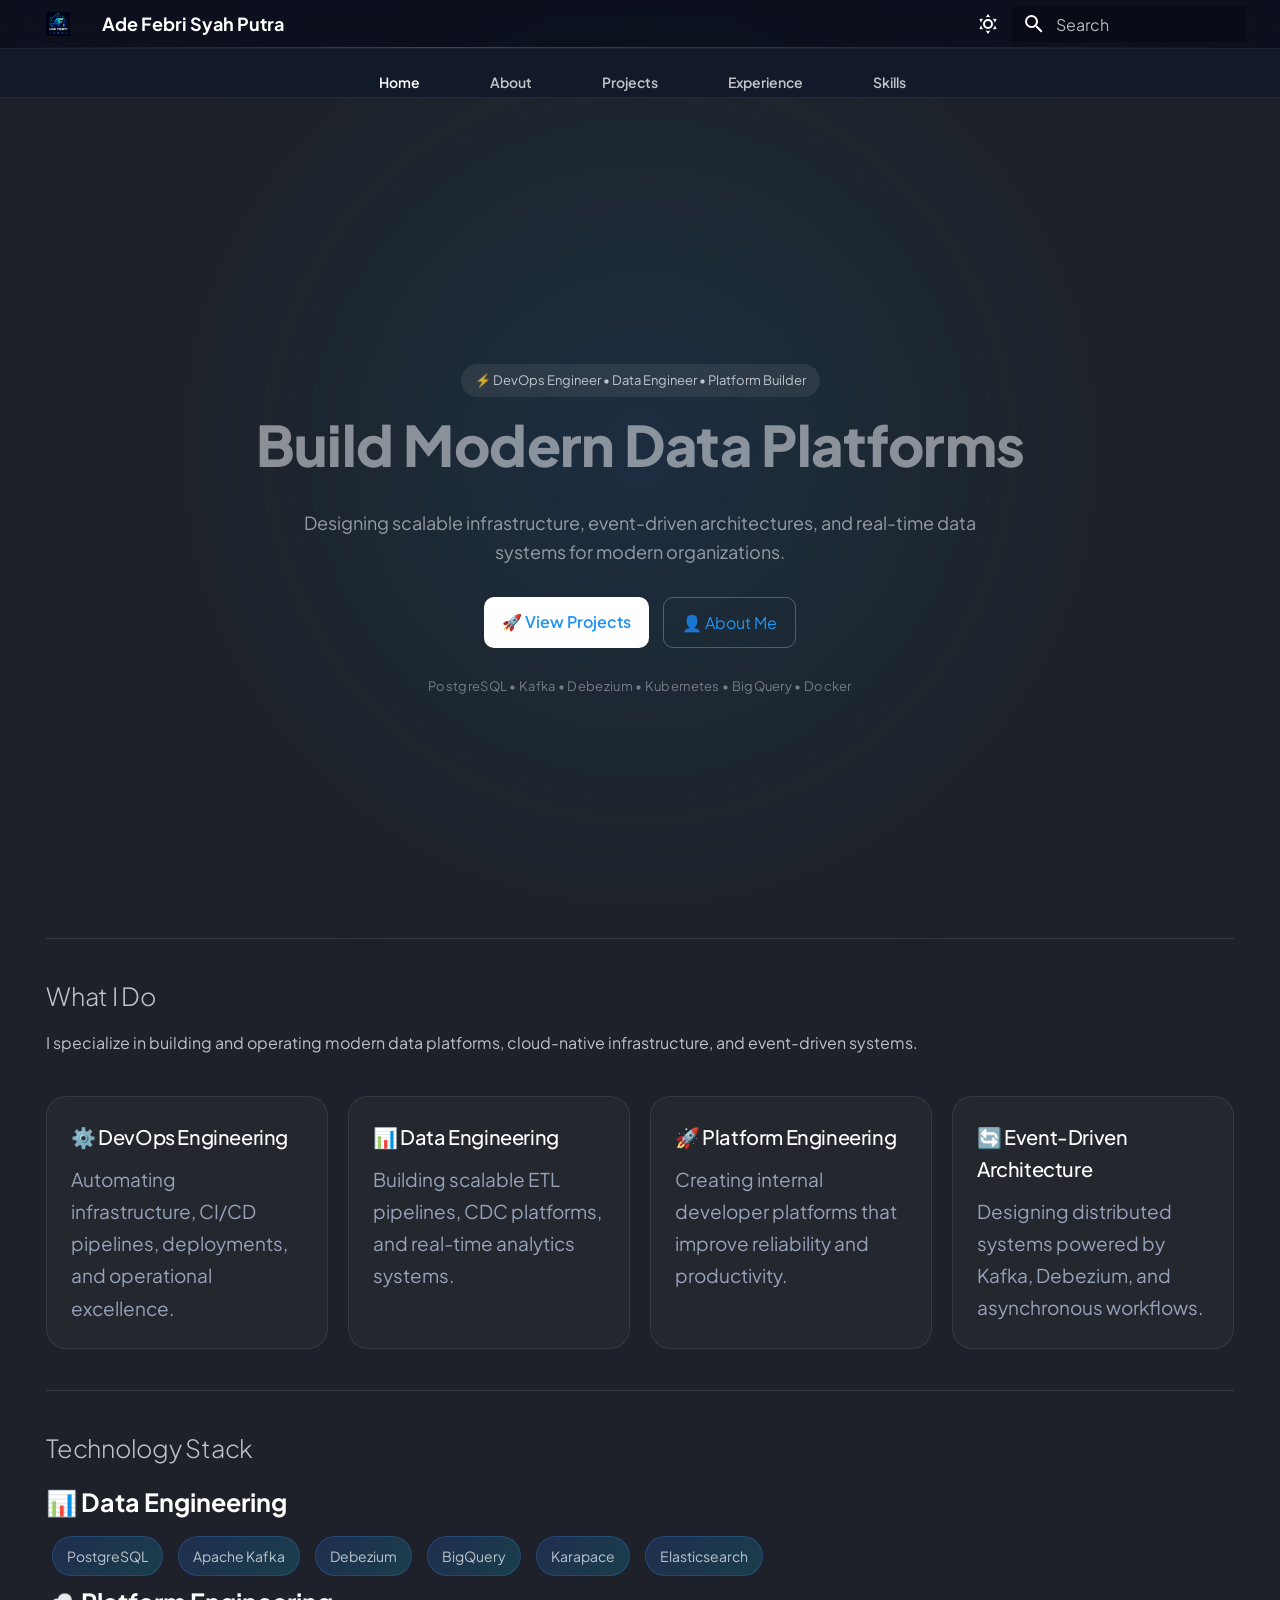
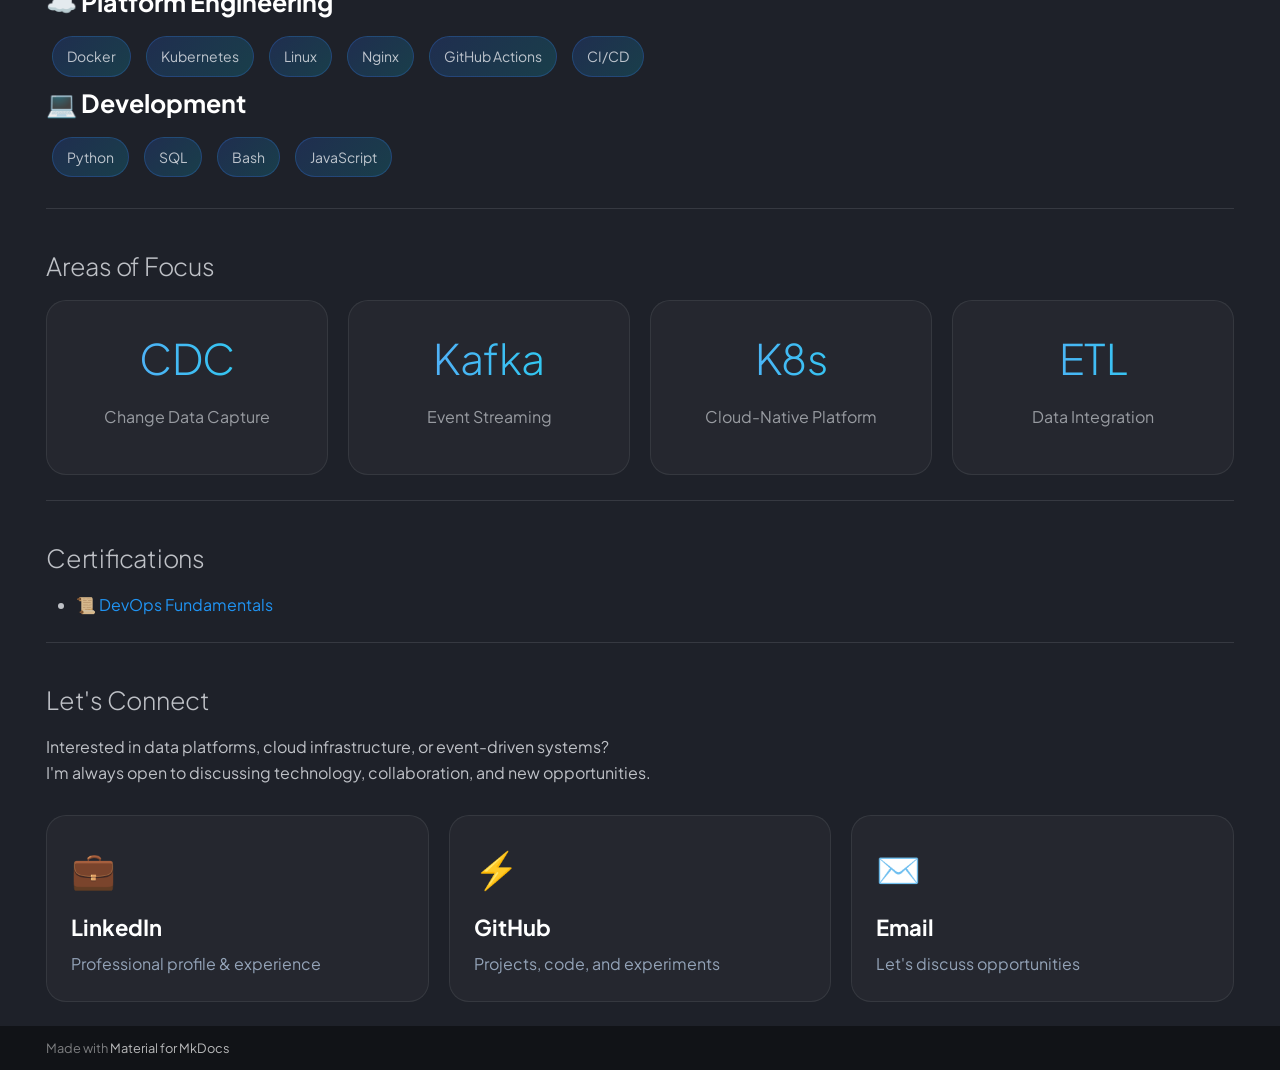
<file: index.html>
<!doctype html>
<html lang="en" class="no-js">
  <head>
    
      <meta charset="utf-8">
      <meta name="viewport" content="width=device-width,initial-scale=1">
      
        <meta name="description" content="DevOps & Data Engineering Documentation">
      
      
      
        <link rel="canonical" href="https://adefebrihub.space/">
      
      
      
        <link rel="next" href="about/">
      
      
        
      
      
      <link rel="icon" href="assets/favicon.png">
      <meta name="generator" content="mkdocs-1.6.1, mkdocs-material-9.7.7">
    
    
      
        <title>Ade Febri Syah Putra</title>
      
    
    
      <link rel="stylesheet" href="assets/stylesheets/main.ec1eaa64.min.css">
      
        
        <link rel="stylesheet" href="assets/stylesheets/palette.ab4e12ef.min.css">
      
      


    
    
      
    
    
      
        
        
        <link rel="preconnect" href="https://fonts.gstatic.com" crossorigin>
        <link rel="stylesheet" href="https://fonts.googleapis.com/css?family=Plus+Jakarta+Sans:300,300i,400,400i,700,700i%7CFira+Code:400,400i,700,700i&display=fallback">
        <style>:root{--md-text-font:"Plus Jakarta Sans";--md-code-font:"Fira Code"}</style>
      
    
    
      <link rel="stylesheet" href="assets/stylesheets/extra.css">
    
    <script>__md_scope=new URL(".",location),__md_hash=e=>[...e].reduce(((e,_)=>(e<<5)-e+_.charCodeAt(0)),0),__md_get=(e,_=localStorage,t=__md_scope)=>JSON.parse(_.getItem(t.pathname+"."+e)),__md_set=(e,_,t=localStorage,a=__md_scope)=>{try{t.setItem(a.pathname+"."+e,JSON.stringify(_))}catch(e){}}</script>
    
      

    
    
  </head>
  
  
    
    
      
    
    
    
    
    <body dir="ltr" data-md-color-scheme="slate" data-md-color-primary="blue" data-md-color-accent="cyan">
  
    
    <input class="md-toggle" data-md-toggle="drawer" type="checkbox" id="__drawer" autocomplete="off">
    <input class="md-toggle" data-md-toggle="search" type="checkbox" id="__search" autocomplete="off">
    <label class="md-overlay" for="__drawer"></label>
    <div data-md-component="skip">
      
        
        <a href="#build-modern-data-platforms" class="md-skip">
          Skip to content
        </a>
      
    </div>
    <div data-md-component="announce">
      
    </div>
    
    
      

<header class="md-header" data-md-component="header">
  <nav class="md-header__inner md-grid" aria-label="Header">
    <a href="." title="Ade Febri Syah Putra" class="md-header__button md-logo" aria-label="Ade Febri Syah Putra" data-md-component="logo">
      
  <img src="assets/logo.png" alt="logo">

    </a>
    <label class="md-header__button md-icon" for="__drawer">
      
      <svg xmlns="http://www.w3.org/2000/svg" viewBox="0 0 24 24"><path d="M3 6h18v2H3zm0 5h18v2H3zm0 5h18v2H3z"/></svg>
    </label>
    <div class="md-header__title" data-md-component="header-title">
      <div class="md-header__ellipsis">
        <div class="md-header__topic">
          <span class="md-ellipsis">
            Ade Febri Syah Putra
          </span>
        </div>
        <div class="md-header__topic" data-md-component="header-topic">
          <span class="md-ellipsis">
            
              Home
            
          </span>
        </div>
      </div>
    </div>
    
      
        <form class="md-header__option" data-md-component="palette">
  
    
    
    
    <input class="md-option" data-md-color-media="" data-md-color-scheme="slate" data-md-color-primary="blue" data-md-color-accent="cyan"  aria-label="Light mode"  type="radio" name="__palette" id="__palette_0">
    
      <label class="md-header__button md-icon" title="Light mode" for="__palette_1" hidden>
        <svg xmlns="http://www.w3.org/2000/svg" viewBox="0 0 24 24"><path d="M12 7a5 5 0 0 1 5 5 5 5 0 0 1-5 5 5 5 0 0 1-5-5 5 5 0 0 1 5-5m0 2a3 3 0 0 0-3 3 3 3 0 0 0 3 3 3 3 0 0 0 3-3 3 3 0 0 0-3-3m0-7 2.39 3.42C13.65 5.15 12.84 5 12 5s-1.65.15-2.39.42zM3.34 7l4.16-.35A7.2 7.2 0 0 0 5.94 8.5c-.44.74-.69 1.5-.83 2.29zm.02 10 1.76-3.77a7.131 7.131 0 0 0 2.38 4.14zM20.65 7l-1.77 3.79a7.02 7.02 0 0 0-2.38-4.15zm-.01 10-4.14.36c.59-.51 1.12-1.14 1.54-1.86.42-.73.69-1.5.83-2.29zM12 22l-2.41-3.44c.74.27 1.55.44 2.41.44.82 0 1.63-.17 2.37-.44z"/></svg>
      </label>
    
  
    
    
    
    <input class="md-option" data-md-color-media="" data-md-color-scheme="default" data-md-color-primary="blue" data-md-color-accent="cyan"  aria-label="Dark mode"  type="radio" name="__palette" id="__palette_1">
    
      <label class="md-header__button md-icon" title="Dark mode" for="__palette_0" hidden>
        <svg xmlns="http://www.w3.org/2000/svg" viewBox="0 0 24 24"><path d="m17.75 4.09-2.53 1.94.91 3.06-2.63-1.81-2.63 1.81.91-3.06-2.53-1.94L12.44 4l1.06-3 1.06 3zm3.5 6.91-1.64 1.25.59 1.98-1.7-1.17-1.7 1.17.59-1.98L15.75 11l2.06-.05L18.5 9l.69 1.95zm-2.28 4.95c.83-.08 1.72 1.1 1.19 1.85-.32.45-.66.87-1.08 1.27C15.17 23 8.84 23 4.94 19.07c-3.91-3.9-3.91-10.24 0-14.14.4-.4.82-.76 1.27-1.08.75-.53 1.93.36 1.85 1.19-.27 2.86.69 5.83 2.89 8.02a9.96 9.96 0 0 0 8.02 2.89m-1.64 2.02a12.08 12.08 0 0 1-7.8-3.47c-2.17-2.19-3.33-5-3.49-7.82-2.81 3.14-2.7 7.96.31 10.98 3.02 3.01 7.84 3.12 10.98.31"/></svg>
      </label>
    
  
</form>
      
    
    
      <script>var palette=__md_get("__palette");if(palette&&palette.color){if("(prefers-color-scheme)"===palette.color.media){var media=matchMedia("(prefers-color-scheme: light)"),input=document.querySelector(media.matches?"[data-md-color-media='(prefers-color-scheme: light)']":"[data-md-color-media='(prefers-color-scheme: dark)']");palette.color.media=input.getAttribute("data-md-color-media"),palette.color.scheme=input.getAttribute("data-md-color-scheme"),palette.color.primary=input.getAttribute("data-md-color-primary"),palette.color.accent=input.getAttribute("data-md-color-accent")}for(var[key,value]of Object.entries(palette.color))document.body.setAttribute("data-md-color-"+key,value)}</script>
    
    
    
      
      
        <label class="md-header__button md-icon" for="__search">
          
          <svg xmlns="http://www.w3.org/2000/svg" viewBox="0 0 24 24"><path d="M9.5 3A6.5 6.5 0 0 1 16 9.5c0 1.61-.59 3.09-1.56 4.23l.27.27h.79l5 5-1.5 1.5-5-5v-.79l-.27-.27A6.52 6.52 0 0 1 9.5 16 6.5 6.5 0 0 1 3 9.5 6.5 6.5 0 0 1 9.5 3m0 2C7 5 5 7 5 9.5S7 14 9.5 14 14 12 14 9.5 12 5 9.5 5"/></svg>
        </label>
        <div class="md-search" data-md-component="search" role="dialog">
  <label class="md-search__overlay" for="__search"></label>
  <div class="md-search__inner" role="search">
    <form class="md-search__form" name="search">
      <input type="text" class="md-search__input" name="query" aria-label="Search" placeholder="Search" autocapitalize="off" autocorrect="off" autocomplete="off" spellcheck="false" data-md-component="search-query" required>
      <label class="md-search__icon md-icon" for="__search">
        
        <svg xmlns="http://www.w3.org/2000/svg" viewBox="0 0 24 24"><path d="M9.5 3A6.5 6.5 0 0 1 16 9.5c0 1.61-.59 3.09-1.56 4.23l.27.27h.79l5 5-1.5 1.5-5-5v-.79l-.27-.27A6.52 6.52 0 0 1 9.5 16 6.5 6.5 0 0 1 3 9.5 6.5 6.5 0 0 1 9.5 3m0 2C7 5 5 7 5 9.5S7 14 9.5 14 14 12 14 9.5 12 5 9.5 5"/></svg>
        
        <svg xmlns="http://www.w3.org/2000/svg" viewBox="0 0 24 24"><path d="M20 11v2H8l5.5 5.5-1.42 1.42L4.16 12l7.92-7.92L13.5 5.5 8 11z"/></svg>
      </label>
      <nav class="md-search__options" aria-label="Search">
        
        <button type="reset" class="md-search__icon md-icon" title="Clear" aria-label="Clear" tabindex="-1">
          
          <svg xmlns="http://www.w3.org/2000/svg" viewBox="0 0 24 24"><path d="M19 6.41 17.59 5 12 10.59 6.41 5 5 6.41 10.59 12 5 17.59 6.41 19 12 13.41 17.59 19 19 17.59 13.41 12z"/></svg>
        </button>
      </nav>
      
    </form>
    <div class="md-search__output">
      <div class="md-search__scrollwrap" tabindex="0" data-md-scrollfix>
        <div class="md-search-result" data-md-component="search-result">
          <div class="md-search-result__meta">
            Initializing search
          </div>
          <ol class="md-search-result__list" role="presentation"></ol>
        </div>
      </div>
    </div>
  </div>
</div>
      
    
    
  </nav>
  
</header>
    
    <div class="md-container" data-md-component="container">
      
      
        
          
            
<nav class="md-tabs" aria-label="Tabs" data-md-component="tabs">
  <div class="md-grid">
    <ul class="md-tabs__list">
      
        
  
  
  
    
  
  
    <li class="md-tabs__item md-tabs__item--active">
      <a href="." class="md-tabs__link">
        
  
  
    
  
  Home

      </a>
    </li>
  

      
        
  
  
  
  
    <li class="md-tabs__item">
      <a href="about/" class="md-tabs__link">
        
  
  
    
  
  About

      </a>
    </li>
  

      
        
  
  
  
  
    <li class="md-tabs__item">
      <a href="projects/" class="md-tabs__link">
        
  
  
    
  
  Projects

      </a>
    </li>
  

      
        
  
  
  
  
    <li class="md-tabs__item">
      <a href="experience/" class="md-tabs__link">
        
  
  
    
  
  Experience

      </a>
    </li>
  

      
        
  
  
  
  
    <li class="md-tabs__item">
      <a href="skills/" class="md-tabs__link">
        
  
  
    
  
  Skills

      </a>
    </li>
  

      
    </ul>
  </div>
</nav>
          
        
      
      <main class="md-main" data-md-component="main">
        <div class="md-main__inner md-grid">
          
            
              
                
              
              <div class="md-sidebar md-sidebar--primary" data-md-component="sidebar" data-md-type="navigation" hidden>
                <div class="md-sidebar__scrollwrap">
                  <div class="md-sidebar__inner">
                    


  


<nav class="md-nav md-nav--primary md-nav--lifted" aria-label="Navigation" data-md-level="0">
  <label class="md-nav__title" for="__drawer">
    <a href="." title="Ade Febri Syah Putra" class="md-nav__button md-logo" aria-label="Ade Febri Syah Putra" data-md-component="logo">
      
  <img src="assets/logo.png" alt="logo">

    </a>
    Ade Febri Syah Putra
  </label>
  
  <ul class="md-nav__list" data-md-scrollfix>
    
      
      
  
  
    
  
  
  
    <li class="md-nav__item md-nav__item--active">
      
      <input class="md-nav__toggle md-toggle" type="checkbox" id="__toc">
      
      
        
      
      
        <label class="md-nav__link md-nav__link--active" for="__toc">
          
  
  
  <span class="md-ellipsis">
    
  
    Home
  

    
  </span>
  
  

          <span class="md-nav__icon md-icon"></span>
        </label>
      
      <a href="." class="md-nav__link md-nav__link--active">
        
  
  
  <span class="md-ellipsis">
    
  
    Home
  

    
  </span>
  
  

      </a>
      
        

<nav class="md-nav md-nav--secondary" aria-label="Table of contents">
  
  
  
    
  
  
    <label class="md-nav__title" for="__toc">
      <span class="md-nav__icon md-icon"></span>
      Table of contents
    </label>
    <ul class="md-nav__list" data-md-component="toc" data-md-scrollfix>
      
        <li class="md-nav__item">
  <a href="#what-i-do" class="md-nav__link">
    <span class="md-ellipsis">
      
        What I Do
      
    </span>
  </a>
  
</li>
      
        <li class="md-nav__item">
  <a href="#technology-stack" class="md-nav__link">
    <span class="md-ellipsis">
      
        Technology Stack
      
    </span>
  </a>
  
</li>
      
        <li class="md-nav__item">
  <a href="#areas-of-focus" class="md-nav__link">
    <span class="md-ellipsis">
      
        Areas of Focus
      
    </span>
  </a>
  
</li>
      
        <li class="md-nav__item">
  <a href="#certifications" class="md-nav__link">
    <span class="md-ellipsis">
      
        Certifications
      
    </span>
  </a>
  
</li>
      
        <li class="md-nav__item">
  <a href="#lets-connect" class="md-nav__link">
    <span class="md-ellipsis">
      
        Let's Connect
      
    </span>
  </a>
  
</li>
      
    </ul>
  
</nav>
      
    </li>
  

    
      
      
  
  
  
  
    <li class="md-nav__item">
      <a href="about/" class="md-nav__link">
        
  
  
  <span class="md-ellipsis">
    
  
    About
  

    
  </span>
  
  

      </a>
    </li>
  

    
      
      
  
  
  
  
    <li class="md-nav__item">
      <a href="projects/" class="md-nav__link">
        
  
  
  <span class="md-ellipsis">
    
  
    Projects
  

    
  </span>
  
  

      </a>
    </li>
  

    
      
      
  
  
  
  
    <li class="md-nav__item">
      <a href="experience/" class="md-nav__link">
        
  
  
  <span class="md-ellipsis">
    
  
    Experience
  

    
  </span>
  
  

      </a>
    </li>
  

    
      
      
  
  
  
  
    <li class="md-nav__item">
      <a href="skills/" class="md-nav__link">
        
  
  
  <span class="md-ellipsis">
    
  
    Skills
  

    
  </span>
  
  

      </a>
    </li>
  

    
  </ul>
</nav>
                  </div>
                </div>
              </div>
            
            
              
                
              
              <div class="md-sidebar md-sidebar--secondary" data-md-component="sidebar" data-md-type="toc" hidden>
                <div class="md-sidebar__scrollwrap">
                  <div class="md-sidebar__inner">
                    

<nav class="md-nav md-nav--secondary" aria-label="Table of contents">
  
  
  
    
  
  
    <label class="md-nav__title" for="__toc">
      <span class="md-nav__icon md-icon"></span>
      Table of contents
    </label>
    <ul class="md-nav__list" data-md-component="toc" data-md-scrollfix>
      
        <li class="md-nav__item">
  <a href="#what-i-do" class="md-nav__link">
    <span class="md-ellipsis">
      
        What I Do
      
    </span>
  </a>
  
</li>
      
        <li class="md-nav__item">
  <a href="#technology-stack" class="md-nav__link">
    <span class="md-ellipsis">
      
        Technology Stack
      
    </span>
  </a>
  
</li>
      
        <li class="md-nav__item">
  <a href="#areas-of-focus" class="md-nav__link">
    <span class="md-ellipsis">
      
        Areas of Focus
      
    </span>
  </a>
  
</li>
      
        <li class="md-nav__item">
  <a href="#certifications" class="md-nav__link">
    <span class="md-ellipsis">
      
        Certifications
      
    </span>
  </a>
  
</li>
      
        <li class="md-nav__item">
  <a href="#lets-connect" class="md-nav__link">
    <span class="md-ellipsis">
      
        Let's Connect
      
    </span>
  </a>
  
</li>
      
    </ul>
  
</nav>
                  </div>
                </div>
              </div>
            
          
          
            <div class="md-content" data-md-component="content">
              
              <article class="md-content__inner md-typeset">
                
                  
  




<div class="hero">
<div class="hero-badge">
⚡ DevOps Engineer • Data Engineer • Platform Builder
</div>
<h1 id="build-modern-data-platforms">Build Modern Data Platforms</h1>
<p>Designing scalable infrastructure, event-driven architectures, and real-time data systems for modern organizations.</p>
<div class="hero-buttons">

<a class="btn-primary" href="projects/">🚀 View Projects</a>
<a class="btn-secondary" href="./about/">👤 About Me</a>

</div>
<div class="hero-tech">
PostgreSQL • Kafka • Debezium • Kubernetes • BigQuery • Docker
</div>
</div>
<hr />
<h2 id="what-i-do">What I Do</h2>
<p>I specialize in building and operating modern data platforms, cloud-native infrastructure, and event-driven systems.</p>
<div class="feature-grid">

<div class="feature-card">
<div class="feature-title">
⚙️ DevOps Engineering
</div>
<div class="feature-desc">
Automating infrastructure, CI/CD pipelines, deployments, and operational excellence.
</div>
</div>


<div class="feature-card">
<div class="feature-title">
📊 Data Engineering
</div>
<div class="feature-desc">
Building scalable ETL pipelines, CDC platforms, and real-time analytics systems.
</div>
</div>

<div class="feature-card">
<div class="feature-title">
🚀 Platform Engineering
</div>
<div class="feature-desc">
Creating internal developer platforms that improve reliability and productivity.
</div>
</div>

<div class="feature-card">
<div class="feature-title">
🔄 Event-Driven Architecture
</div>
<div class="feature-desc">
Designing distributed systems powered by Kafka, Debezium, and asynchronous workflows.
</div>
</div>

</div>

<hr />
<h2 id="technology-stack">Technology Stack</h2>
<div class="stack-grid">

<div class="stack-card">

<div class="stack-title">📊 Data Engineering</div>

<div class="stack-badges">

<span class="tech-badge">PostgreSQL</span> <span class="tech-badge">Apache Kafka</span> <span class="tech-badge">Debezium</span> <span class="tech-badge">BigQuery</span> <span class="tech-badge">Karapace</span> <span class="tech-badge">Elasticsearch</span>

</div>

</div>

<div class="stack-card">

<div class="stack-title">☁️ Platform Engineering</div>

<div class="stack-badges">

<span class="tech-badge">Docker</span> <span class="tech-badge">Kubernetes</span> <span class="tech-badge">Linux</span> <span class="tech-badge">Nginx</span> <span class="tech-badge">GitHub Actions</span> <span class="tech-badge">CI/CD</span>

</div>

</div>

<div class="stack-card">

<div class="stack-title">💻 Development</div>

<div class="stack-badges">

<span class="tech-badge">Python</span> <span class="tech-badge">SQL</span> <span class="tech-badge">Bash</span> <span class="tech-badge">JavaScript</span>

</div>

</div>

</div>

<hr />
<h2 id="areas-of-focus">Areas of Focus</h2>
<div class="stats-grid">

<div class="stat-card">
<h2>CDC</h2>
<p>Change Data Capture</p>
</div>

<div class="stat-card">
<h2>Kafka</h2>
<p>Event Streaming</p>
</div>

<div class="stat-card">
<h2>K8s</h2>
<p>Cloud-Native Platform</p>
</div>

<div class="stat-card">
<h2>ETL</h2>
<p>Data Integration</p>
</div>

</div>

<hr />
<h2 id="certifications">Certifications</h2>
<ul>
<li>📜 <a href="assets/badges/devops.pdf">DevOps Fundamentals</a></li>
</ul>
<hr />
<h2 id="lets-connect">Let's Connect</h2>
<p>Interested in data platforms, cloud infrastructure, or event-driven systems? <br>
I'm always open to discussing technology, collaboration, and new opportunities.</p>
<div class="contact-grid">

<a class="contact-card" href="https://linkedin.com/in/ade-febri-syah-putra">
<div class="contact-icon">💼</div>
<div class="contact-title">LinkedIn</div>
<div class="contact-desc">Professional profile & experience</div>
</a>

<a class="contact-card" href="https://github.com/adefebri">
<div class="contact-icon">⚡</div>
<div class="contact-title">GitHub</div>
<div class="contact-desc">Projects, code, and experiments</div>
</a>

<a class="contact-card" href="mailto:ads.febri7998@gmail.com">
<div class="contact-icon">✉️</div>
<div class="contact-title">Email</div>
<div class="contact-desc">Let's discuss opportunities</div>
</a>

</div>







  
  




  



                
              </article>
            </div>
          
          
<script>var target=document.getElementById(location.hash.slice(1));target&&target.name&&(target.checked=target.name.startsWith("__tabbed_"))</script>
        </div>
        
          <button type="button" class="md-top md-icon" data-md-component="top" hidden>
  
  <svg xmlns="http://www.w3.org/2000/svg" viewBox="0 0 24 24"><path d="M13 20h-2V8l-5.5 5.5-1.42-1.42L12 4.16l7.92 7.92-1.42 1.42L13 8z"/></svg>
  Back to top
</button>
        
      </main>
      
        <footer class="md-footer">
  
  <div class="md-footer-meta md-typeset">
    <div class="md-footer-meta__inner md-grid">
      <div class="md-copyright">
  
  
    Made with
    <a href="https://squidfunk.github.io/mkdocs-material/" target="_blank" rel="noopener">
      Material for MkDocs
    </a>
  
</div>
      
    </div>
  </div>
</footer>
      
    </div>
    <div class="md-dialog" data-md-component="dialog">
      <div class="md-dialog__inner md-typeset"></div>
    </div>
    
    
    
      
      
      <script id="__config" type="application/json">{"annotate": null, "base": ".", "features": ["navigation.tabs", "navigation.sections", "navigation.top", "content.code.copy", "search.highlight", "content.action.edit"], "search": "assets/javascripts/workers/search.2c215733.min.js", "tags": null, "translations": {"clipboard.copied": "Copied to clipboard", "clipboard.copy": "Copy to clipboard", "search.result.more.one": "1 more on this page", "search.result.more.other": "# more on this page", "search.result.none": "No matching documents", "search.result.one": "1 matching document", "search.result.other": "# matching documents", "search.result.placeholder": "Type to start searching", "search.result.term.missing": "Missing", "select.version": "Select version"}, "version": null}</script>
    
    
      <script src="assets/javascripts/bundle.d7400e89.min.js"></script>
      
    
  </body>
</html>
</file>
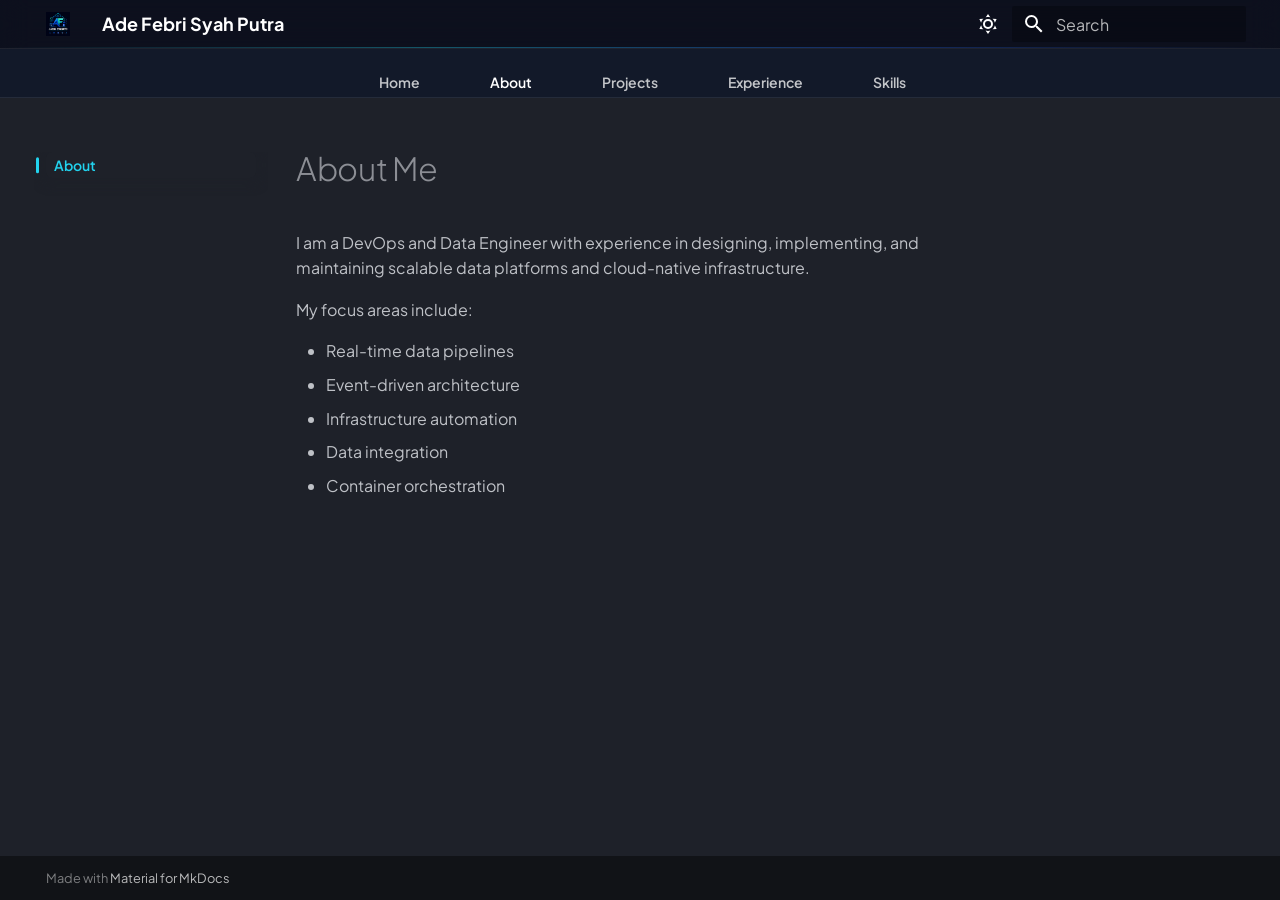
<file: about/index.html>
<!doctype html>
<html lang="en" class="no-js">
  <head>
    
      <meta charset="utf-8">
      <meta name="viewport" content="width=device-width,initial-scale=1">
      
        <meta name="description" content="DevOps & Data Engineering Documentation">
      
      
      
        <link rel="canonical" href="https://adefebrihub.space/about/">
      
      
        <link rel="prev" href="..">
      
      
        <link rel="next" href="../projects/">
      
      
        
      
      
      <link rel="icon" href="../assets/favicon.png">
      <meta name="generator" content="mkdocs-1.6.1, mkdocs-material-9.7.7">
    
    
      
        <title>About - Ade Febri Syah Putra</title>
      
    
    
      <link rel="stylesheet" href="../assets/stylesheets/main.ec1eaa64.min.css">
      
        
        <link rel="stylesheet" href="../assets/stylesheets/palette.ab4e12ef.min.css">
      
      


    
    
      
    
    
      
        
        
        <link rel="preconnect" href="https://fonts.gstatic.com" crossorigin>
        <link rel="stylesheet" href="https://fonts.googleapis.com/css?family=Plus+Jakarta+Sans:300,300i,400,400i,700,700i%7CFira+Code:400,400i,700,700i&display=fallback">
        <style>:root{--md-text-font:"Plus Jakarta Sans";--md-code-font:"Fira Code"}</style>
      
    
    
      <link rel="stylesheet" href="../assets/stylesheets/extra.css">
    
    <script>__md_scope=new URL("..",location),__md_hash=e=>[...e].reduce(((e,_)=>(e<<5)-e+_.charCodeAt(0)),0),__md_get=(e,_=localStorage,t=__md_scope)=>JSON.parse(_.getItem(t.pathname+"."+e)),__md_set=(e,_,t=localStorage,a=__md_scope)=>{try{t.setItem(a.pathname+"."+e,JSON.stringify(_))}catch(e){}}</script>
    
      

    
    
  </head>
  
  
    
    
      
    
    
    
    
    <body dir="ltr" data-md-color-scheme="slate" data-md-color-primary="blue" data-md-color-accent="cyan">
  
    
    <input class="md-toggle" data-md-toggle="drawer" type="checkbox" id="__drawer" autocomplete="off">
    <input class="md-toggle" data-md-toggle="search" type="checkbox" id="__search" autocomplete="off">
    <label class="md-overlay" for="__drawer"></label>
    <div data-md-component="skip">
      
        
        <a href="#about-me" class="md-skip">
          Skip to content
        </a>
      
    </div>
    <div data-md-component="announce">
      
    </div>
    
    
      

<header class="md-header" data-md-component="header">
  <nav class="md-header__inner md-grid" aria-label="Header">
    <a href=".." title="Ade Febri Syah Putra" class="md-header__button md-logo" aria-label="Ade Febri Syah Putra" data-md-component="logo">
      
  <img src="../assets/logo.png" alt="logo">

    </a>
    <label class="md-header__button md-icon" for="__drawer">
      
      <svg xmlns="http://www.w3.org/2000/svg" viewBox="0 0 24 24"><path d="M3 6h18v2H3zm0 5h18v2H3zm0 5h18v2H3z"/></svg>
    </label>
    <div class="md-header__title" data-md-component="header-title">
      <div class="md-header__ellipsis">
        <div class="md-header__topic">
          <span class="md-ellipsis">
            Ade Febri Syah Putra
          </span>
        </div>
        <div class="md-header__topic" data-md-component="header-topic">
          <span class="md-ellipsis">
            
              About
            
          </span>
        </div>
      </div>
    </div>
    
      
        <form class="md-header__option" data-md-component="palette">
  
    
    
    
    <input class="md-option" data-md-color-media="" data-md-color-scheme="slate" data-md-color-primary="blue" data-md-color-accent="cyan"  aria-label="Light mode"  type="radio" name="__palette" id="__palette_0">
    
      <label class="md-header__button md-icon" title="Light mode" for="__palette_1" hidden>
        <svg xmlns="http://www.w3.org/2000/svg" viewBox="0 0 24 24"><path d="M12 7a5 5 0 0 1 5 5 5 5 0 0 1-5 5 5 5 0 0 1-5-5 5 5 0 0 1 5-5m0 2a3 3 0 0 0-3 3 3 3 0 0 0 3 3 3 3 0 0 0 3-3 3 3 0 0 0-3-3m0-7 2.39 3.42C13.65 5.15 12.84 5 12 5s-1.65.15-2.39.42zM3.34 7l4.16-.35A7.2 7.2 0 0 0 5.94 8.5c-.44.74-.69 1.5-.83 2.29zm.02 10 1.76-3.77a7.131 7.131 0 0 0 2.38 4.14zM20.65 7l-1.77 3.79a7.02 7.02 0 0 0-2.38-4.15zm-.01 10-4.14.36c.59-.51 1.12-1.14 1.54-1.86.42-.73.69-1.5.83-2.29zM12 22l-2.41-3.44c.74.27 1.55.44 2.41.44.82 0 1.63-.17 2.37-.44z"/></svg>
      </label>
    
  
    
    
    
    <input class="md-option" data-md-color-media="" data-md-color-scheme="default" data-md-color-primary="blue" data-md-color-accent="cyan"  aria-label="Dark mode"  type="radio" name="__palette" id="__palette_1">
    
      <label class="md-header__button md-icon" title="Dark mode" for="__palette_0" hidden>
        <svg xmlns="http://www.w3.org/2000/svg" viewBox="0 0 24 24"><path d="m17.75 4.09-2.53 1.94.91 3.06-2.63-1.81-2.63 1.81.91-3.06-2.53-1.94L12.44 4l1.06-3 1.06 3zm3.5 6.91-1.64 1.25.59 1.98-1.7-1.17-1.7 1.17.59-1.98L15.75 11l2.06-.05L18.5 9l.69 1.95zm-2.28 4.95c.83-.08 1.72 1.1 1.19 1.85-.32.45-.66.87-1.08 1.27C15.17 23 8.84 23 4.94 19.07c-3.91-3.9-3.91-10.24 0-14.14.4-.4.82-.76 1.27-1.08.75-.53 1.93.36 1.85 1.19-.27 2.86.69 5.83 2.89 8.02a9.96 9.96 0 0 0 8.02 2.89m-1.64 2.02a12.08 12.08 0 0 1-7.8-3.47c-2.17-2.19-3.33-5-3.49-7.82-2.81 3.14-2.7 7.96.31 10.98 3.02 3.01 7.84 3.12 10.98.31"/></svg>
      </label>
    
  
</form>
      
    
    
      <script>var palette=__md_get("__palette");if(palette&&palette.color){if("(prefers-color-scheme)"===palette.color.media){var media=matchMedia("(prefers-color-scheme: light)"),input=document.querySelector(media.matches?"[data-md-color-media='(prefers-color-scheme: light)']":"[data-md-color-media='(prefers-color-scheme: dark)']");palette.color.media=input.getAttribute("data-md-color-media"),palette.color.scheme=input.getAttribute("data-md-color-scheme"),palette.color.primary=input.getAttribute("data-md-color-primary"),palette.color.accent=input.getAttribute("data-md-color-accent")}for(var[key,value]of Object.entries(palette.color))document.body.setAttribute("data-md-color-"+key,value)}</script>
    
    
    
      
      
        <label class="md-header__button md-icon" for="__search">
          
          <svg xmlns="http://www.w3.org/2000/svg" viewBox="0 0 24 24"><path d="M9.5 3A6.5 6.5 0 0 1 16 9.5c0 1.61-.59 3.09-1.56 4.23l.27.27h.79l5 5-1.5 1.5-5-5v-.79l-.27-.27A6.52 6.52 0 0 1 9.5 16 6.5 6.5 0 0 1 3 9.5 6.5 6.5 0 0 1 9.5 3m0 2C7 5 5 7 5 9.5S7 14 9.5 14 14 12 14 9.5 12 5 9.5 5"/></svg>
        </label>
        <div class="md-search" data-md-component="search" role="dialog">
  <label class="md-search__overlay" for="__search"></label>
  <div class="md-search__inner" role="search">
    <form class="md-search__form" name="search">
      <input type="text" class="md-search__input" name="query" aria-label="Search" placeholder="Search" autocapitalize="off" autocorrect="off" autocomplete="off" spellcheck="false" data-md-component="search-query" required>
      <label class="md-search__icon md-icon" for="__search">
        
        <svg xmlns="http://www.w3.org/2000/svg" viewBox="0 0 24 24"><path d="M9.5 3A6.5 6.5 0 0 1 16 9.5c0 1.61-.59 3.09-1.56 4.23l.27.27h.79l5 5-1.5 1.5-5-5v-.79l-.27-.27A6.52 6.52 0 0 1 9.5 16 6.5 6.5 0 0 1 3 9.5 6.5 6.5 0 0 1 9.5 3m0 2C7 5 5 7 5 9.5S7 14 9.5 14 14 12 14 9.5 12 5 9.5 5"/></svg>
        
        <svg xmlns="http://www.w3.org/2000/svg" viewBox="0 0 24 24"><path d="M20 11v2H8l5.5 5.5-1.42 1.42L4.16 12l7.92-7.92L13.5 5.5 8 11z"/></svg>
      </label>
      <nav class="md-search__options" aria-label="Search">
        
        <button type="reset" class="md-search__icon md-icon" title="Clear" aria-label="Clear" tabindex="-1">
          
          <svg xmlns="http://www.w3.org/2000/svg" viewBox="0 0 24 24"><path d="M19 6.41 17.59 5 12 10.59 6.41 5 5 6.41 10.59 12 5 17.59 6.41 19 12 13.41 17.59 19 19 17.59 13.41 12z"/></svg>
        </button>
      </nav>
      
    </form>
    <div class="md-search__output">
      <div class="md-search__scrollwrap" tabindex="0" data-md-scrollfix>
        <div class="md-search-result" data-md-component="search-result">
          <div class="md-search-result__meta">
            Initializing search
          </div>
          <ol class="md-search-result__list" role="presentation"></ol>
        </div>
      </div>
    </div>
  </div>
</div>
      
    
    
  </nav>
  
</header>
    
    <div class="md-container" data-md-component="container">
      
      
        
          
            
<nav class="md-tabs" aria-label="Tabs" data-md-component="tabs">
  <div class="md-grid">
    <ul class="md-tabs__list">
      
        
  
  
  
  
    <li class="md-tabs__item">
      <a href=".." class="md-tabs__link">
        
  
  
    
  
  Home

      </a>
    </li>
  

      
        
  
  
  
    
  
  
    <li class="md-tabs__item md-tabs__item--active">
      <a href="./" class="md-tabs__link">
        
  
  
    
  
  About

      </a>
    </li>
  

      
        
  
  
  
  
    <li class="md-tabs__item">
      <a href="../projects/" class="md-tabs__link">
        
  
  
    
  
  Projects

      </a>
    </li>
  

      
        
  
  
  
  
    <li class="md-tabs__item">
      <a href="../experience/" class="md-tabs__link">
        
  
  
    
  
  Experience

      </a>
    </li>
  

      
        
  
  
  
  
    <li class="md-tabs__item">
      <a href="../skills/" class="md-tabs__link">
        
  
  
    
  
  Skills

      </a>
    </li>
  

      
    </ul>
  </div>
</nav>
          
        
      
      <main class="md-main" data-md-component="main">
        <div class="md-main__inner md-grid">
          
            
              
              <div class="md-sidebar md-sidebar--primary" data-md-component="sidebar" data-md-type="navigation" >
                <div class="md-sidebar__scrollwrap">
                  <div class="md-sidebar__inner">
                    


  


<nav class="md-nav md-nav--primary md-nav--lifted" aria-label="Navigation" data-md-level="0">
  <label class="md-nav__title" for="__drawer">
    <a href=".." title="Ade Febri Syah Putra" class="md-nav__button md-logo" aria-label="Ade Febri Syah Putra" data-md-component="logo">
      
  <img src="../assets/logo.png" alt="logo">

    </a>
    Ade Febri Syah Putra
  </label>
  
  <ul class="md-nav__list" data-md-scrollfix>
    
      
      
  
  
  
  
    <li class="md-nav__item">
      <a href=".." class="md-nav__link">
        
  
  
  <span class="md-ellipsis">
    
  
    Home
  

    
  </span>
  
  

      </a>
    </li>
  

    
      
      
  
  
    
  
  
  
    <li class="md-nav__item md-nav__item--active">
      
      <input class="md-nav__toggle md-toggle" type="checkbox" id="__toc">
      
      
        
      
      
      <a href="./" class="md-nav__link md-nav__link--active">
        
  
  
  <span class="md-ellipsis">
    
  
    About
  

    
  </span>
  
  

      </a>
      
    </li>
  

    
      
      
  
  
  
  
    <li class="md-nav__item">
      <a href="../projects/" class="md-nav__link">
        
  
  
  <span class="md-ellipsis">
    
  
    Projects
  

    
  </span>
  
  

      </a>
    </li>
  

    
      
      
  
  
  
  
    <li class="md-nav__item">
      <a href="../experience/" class="md-nav__link">
        
  
  
  <span class="md-ellipsis">
    
  
    Experience
  

    
  </span>
  
  

      </a>
    </li>
  

    
      
      
  
  
  
  
    <li class="md-nav__item">
      <a href="../skills/" class="md-nav__link">
        
  
  
  <span class="md-ellipsis">
    
  
    Skills
  

    
  </span>
  
  

      </a>
    </li>
  

    
  </ul>
</nav>
                  </div>
                </div>
              </div>
            
            
              
              <div class="md-sidebar md-sidebar--secondary" data-md-component="sidebar" data-md-type="toc" >
                <div class="md-sidebar__scrollwrap">
                  <div class="md-sidebar__inner">
                    

<nav class="md-nav md-nav--secondary" aria-label="Table of contents">
  
  
  
    
  
  
</nav>
                  </div>
                </div>
              </div>
            
          
          
            <div class="md-content" data-md-component="content">
              
              <article class="md-content__inner md-typeset">
                
                  



<h1 id="about-me">About Me</h1>
<p>I am a DevOps and Data Engineer with experience in designing, implementing, and maintaining scalable data platforms and cloud-native infrastructure.</p>
<p>My focus areas include:</p>
<ul>
<li>Real-time data pipelines</li>
<li>Event-driven architecture</li>
<li>Infrastructure automation</li>
<li>Data integration</li>
<li>Container orchestration</li>
</ul>












                
              </article>
            </div>
          
          
<script>var target=document.getElementById(location.hash.slice(1));target&&target.name&&(target.checked=target.name.startsWith("__tabbed_"))</script>
        </div>
        
          <button type="button" class="md-top md-icon" data-md-component="top" hidden>
  
  <svg xmlns="http://www.w3.org/2000/svg" viewBox="0 0 24 24"><path d="M13 20h-2V8l-5.5 5.5-1.42-1.42L12 4.16l7.92 7.92-1.42 1.42L13 8z"/></svg>
  Back to top
</button>
        
      </main>
      
        <footer class="md-footer">
  
  <div class="md-footer-meta md-typeset">
    <div class="md-footer-meta__inner md-grid">
      <div class="md-copyright">
  
  
    Made with
    <a href="https://squidfunk.github.io/mkdocs-material/" target="_blank" rel="noopener">
      Material for MkDocs
    </a>
  
</div>
      
    </div>
  </div>
</footer>
      
    </div>
    <div class="md-dialog" data-md-component="dialog">
      <div class="md-dialog__inner md-typeset"></div>
    </div>
    
    
    
      
      
      <script id="__config" type="application/json">{"annotate": null, "base": "..", "features": ["navigation.tabs", "navigation.sections", "navigation.top", "content.code.copy", "search.highlight", "content.action.edit"], "search": "../assets/javascripts/workers/search.2c215733.min.js", "tags": null, "translations": {"clipboard.copied": "Copied to clipboard", "clipboard.copy": "Copy to clipboard", "search.result.more.one": "1 more on this page", "search.result.more.other": "# more on this page", "search.result.none": "No matching documents", "search.result.one": "1 matching document", "search.result.other": "# matching documents", "search.result.placeholder": "Type to start searching", "search.result.term.missing": "Missing", "select.version": "Select version"}, "version": null}</script>
    
    
      <script src="../assets/javascripts/bundle.d7400e89.min.js"></script>
      
    
  </body>
</html>
</file>
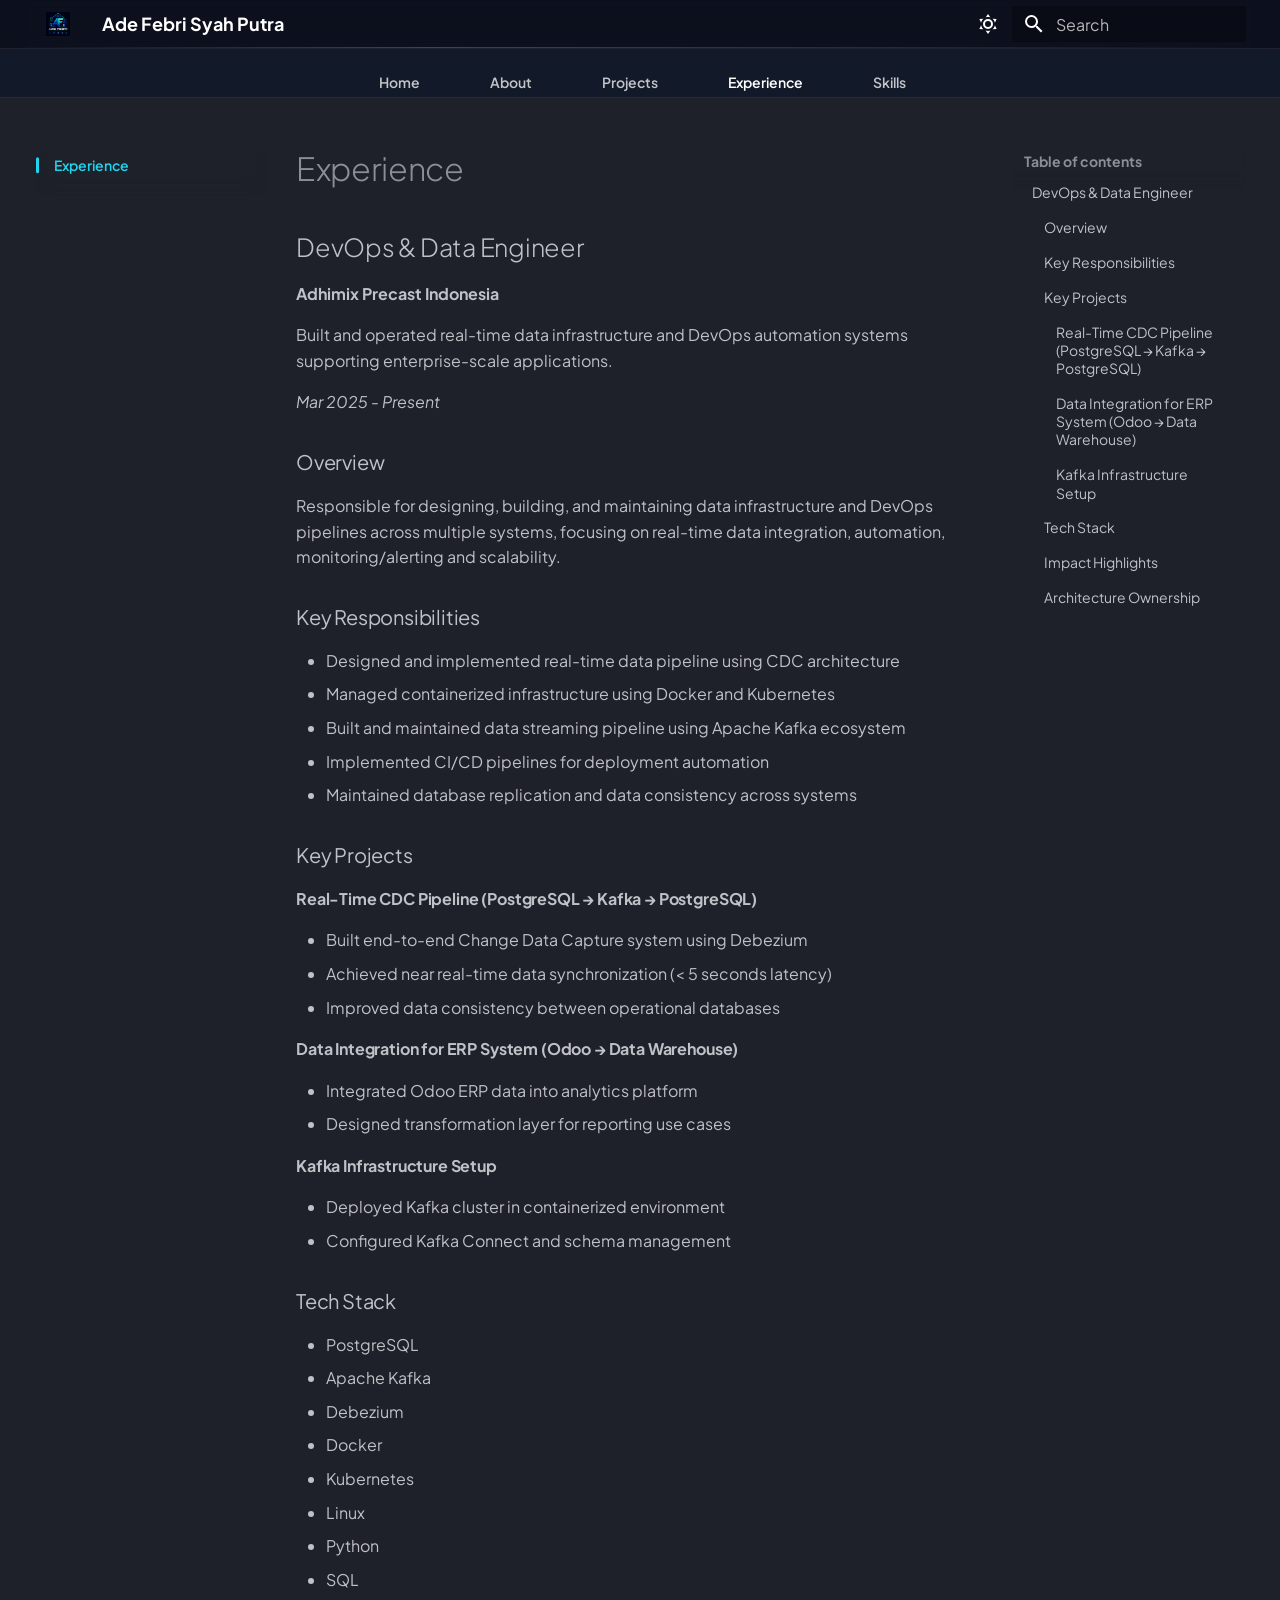
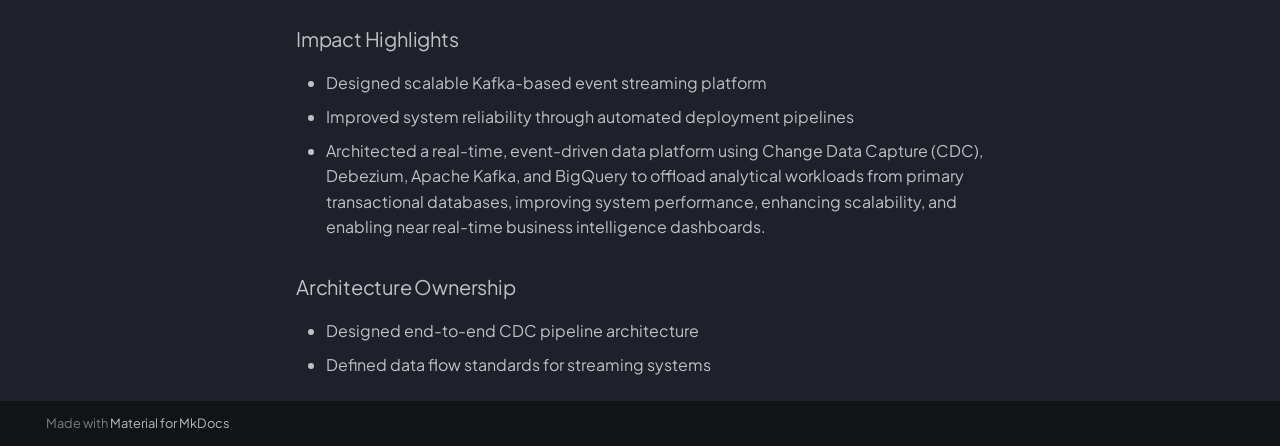
<file: experience/index.html>
<!doctype html>
<html lang="en" class="no-js">
  <head>
    
      <meta charset="utf-8">
      <meta name="viewport" content="width=device-width,initial-scale=1">
      
        <meta name="description" content="DevOps & Data Engineering Documentation">
      
      
      
        <link rel="canonical" href="https://adefebrihub.space/experience/">
      
      
        <link rel="prev" href="../projects/">
      
      
        <link rel="next" href="../skills/">
      
      
        
      
      
      <link rel="icon" href="../assets/favicon.png">
      <meta name="generator" content="mkdocs-1.6.1, mkdocs-material-9.7.7">
    
    
      
        <title>Experience - Ade Febri Syah Putra</title>
      
    
    
      <link rel="stylesheet" href="../assets/stylesheets/main.ec1eaa64.min.css">
      
        
        <link rel="stylesheet" href="../assets/stylesheets/palette.ab4e12ef.min.css">
      
      


    
    
      
    
    
      
        
        
        <link rel="preconnect" href="https://fonts.gstatic.com" crossorigin>
        <link rel="stylesheet" href="https://fonts.googleapis.com/css?family=Plus+Jakarta+Sans:300,300i,400,400i,700,700i%7CFira+Code:400,400i,700,700i&display=fallback">
        <style>:root{--md-text-font:"Plus Jakarta Sans";--md-code-font:"Fira Code"}</style>
      
    
    
      <link rel="stylesheet" href="../assets/stylesheets/extra.css">
    
    <script>__md_scope=new URL("..",location),__md_hash=e=>[...e].reduce(((e,_)=>(e<<5)-e+_.charCodeAt(0)),0),__md_get=(e,_=localStorage,t=__md_scope)=>JSON.parse(_.getItem(t.pathname+"."+e)),__md_set=(e,_,t=localStorage,a=__md_scope)=>{try{t.setItem(a.pathname+"."+e,JSON.stringify(_))}catch(e){}}</script>
    
      

    
    
  </head>
  
  
    
    
      
    
    
    
    
    <body dir="ltr" data-md-color-scheme="slate" data-md-color-primary="blue" data-md-color-accent="cyan">
  
    
    <input class="md-toggle" data-md-toggle="drawer" type="checkbox" id="__drawer" autocomplete="off">
    <input class="md-toggle" data-md-toggle="search" type="checkbox" id="__search" autocomplete="off">
    <label class="md-overlay" for="__drawer"></label>
    <div data-md-component="skip">
      
        
        <a href="#devops-data-engineer" class="md-skip">
          Skip to content
        </a>
      
    </div>
    <div data-md-component="announce">
      
    </div>
    
    
      

<header class="md-header" data-md-component="header">
  <nav class="md-header__inner md-grid" aria-label="Header">
    <a href=".." title="Ade Febri Syah Putra" class="md-header__button md-logo" aria-label="Ade Febri Syah Putra" data-md-component="logo">
      
  <img src="../assets/logo.png" alt="logo">

    </a>
    <label class="md-header__button md-icon" for="__drawer">
      
      <svg xmlns="http://www.w3.org/2000/svg" viewBox="0 0 24 24"><path d="M3 6h18v2H3zm0 5h18v2H3zm0 5h18v2H3z"/></svg>
    </label>
    <div class="md-header__title" data-md-component="header-title">
      <div class="md-header__ellipsis">
        <div class="md-header__topic">
          <span class="md-ellipsis">
            Ade Febri Syah Putra
          </span>
        </div>
        <div class="md-header__topic" data-md-component="header-topic">
          <span class="md-ellipsis">
            
              Experience
            
          </span>
        </div>
      </div>
    </div>
    
      
        <form class="md-header__option" data-md-component="palette">
  
    
    
    
    <input class="md-option" data-md-color-media="" data-md-color-scheme="slate" data-md-color-primary="blue" data-md-color-accent="cyan"  aria-label="Light mode"  type="radio" name="__palette" id="__palette_0">
    
      <label class="md-header__button md-icon" title="Light mode" for="__palette_1" hidden>
        <svg xmlns="http://www.w3.org/2000/svg" viewBox="0 0 24 24"><path d="M12 7a5 5 0 0 1 5 5 5 5 0 0 1-5 5 5 5 0 0 1-5-5 5 5 0 0 1 5-5m0 2a3 3 0 0 0-3 3 3 3 0 0 0 3 3 3 3 0 0 0 3-3 3 3 0 0 0-3-3m0-7 2.39 3.42C13.65 5.15 12.84 5 12 5s-1.65.15-2.39.42zM3.34 7l4.16-.35A7.2 7.2 0 0 0 5.94 8.5c-.44.74-.69 1.5-.83 2.29zm.02 10 1.76-3.77a7.131 7.131 0 0 0 2.38 4.14zM20.65 7l-1.77 3.79a7.02 7.02 0 0 0-2.38-4.15zm-.01 10-4.14.36c.59-.51 1.12-1.14 1.54-1.86.42-.73.69-1.5.83-2.29zM12 22l-2.41-3.44c.74.27 1.55.44 2.41.44.82 0 1.63-.17 2.37-.44z"/></svg>
      </label>
    
  
    
    
    
    <input class="md-option" data-md-color-media="" data-md-color-scheme="default" data-md-color-primary="blue" data-md-color-accent="cyan"  aria-label="Dark mode"  type="radio" name="__palette" id="__palette_1">
    
      <label class="md-header__button md-icon" title="Dark mode" for="__palette_0" hidden>
        <svg xmlns="http://www.w3.org/2000/svg" viewBox="0 0 24 24"><path d="m17.75 4.09-2.53 1.94.91 3.06-2.63-1.81-2.63 1.81.91-3.06-2.53-1.94L12.44 4l1.06-3 1.06 3zm3.5 6.91-1.64 1.25.59 1.98-1.7-1.17-1.7 1.17.59-1.98L15.75 11l2.06-.05L18.5 9l.69 1.95zm-2.28 4.95c.83-.08 1.72 1.1 1.19 1.85-.32.45-.66.87-1.08 1.27C15.17 23 8.84 23 4.94 19.07c-3.91-3.9-3.91-10.24 0-14.14.4-.4.82-.76 1.27-1.08.75-.53 1.93.36 1.85 1.19-.27 2.86.69 5.83 2.89 8.02a9.96 9.96 0 0 0 8.02 2.89m-1.64 2.02a12.08 12.08 0 0 1-7.8-3.47c-2.17-2.19-3.33-5-3.49-7.82-2.81 3.14-2.7 7.96.31 10.98 3.02 3.01 7.84 3.12 10.98.31"/></svg>
      </label>
    
  
</form>
      
    
    
      <script>var palette=__md_get("__palette");if(palette&&palette.color){if("(prefers-color-scheme)"===palette.color.media){var media=matchMedia("(prefers-color-scheme: light)"),input=document.querySelector(media.matches?"[data-md-color-media='(prefers-color-scheme: light)']":"[data-md-color-media='(prefers-color-scheme: dark)']");palette.color.media=input.getAttribute("data-md-color-media"),palette.color.scheme=input.getAttribute("data-md-color-scheme"),palette.color.primary=input.getAttribute("data-md-color-primary"),palette.color.accent=input.getAttribute("data-md-color-accent")}for(var[key,value]of Object.entries(palette.color))document.body.setAttribute("data-md-color-"+key,value)}</script>
    
    
    
      
      
        <label class="md-header__button md-icon" for="__search">
          
          <svg xmlns="http://www.w3.org/2000/svg" viewBox="0 0 24 24"><path d="M9.5 3A6.5 6.5 0 0 1 16 9.5c0 1.61-.59 3.09-1.56 4.23l.27.27h.79l5 5-1.5 1.5-5-5v-.79l-.27-.27A6.52 6.52 0 0 1 9.5 16 6.5 6.5 0 0 1 3 9.5 6.5 6.5 0 0 1 9.5 3m0 2C7 5 5 7 5 9.5S7 14 9.5 14 14 12 14 9.5 12 5 9.5 5"/></svg>
        </label>
        <div class="md-search" data-md-component="search" role="dialog">
  <label class="md-search__overlay" for="__search"></label>
  <div class="md-search__inner" role="search">
    <form class="md-search__form" name="search">
      <input type="text" class="md-search__input" name="query" aria-label="Search" placeholder="Search" autocapitalize="off" autocorrect="off" autocomplete="off" spellcheck="false" data-md-component="search-query" required>
      <label class="md-search__icon md-icon" for="__search">
        
        <svg xmlns="http://www.w3.org/2000/svg" viewBox="0 0 24 24"><path d="M9.5 3A6.5 6.5 0 0 1 16 9.5c0 1.61-.59 3.09-1.56 4.23l.27.27h.79l5 5-1.5 1.5-5-5v-.79l-.27-.27A6.52 6.52 0 0 1 9.5 16 6.5 6.5 0 0 1 3 9.5 6.5 6.5 0 0 1 9.5 3m0 2C7 5 5 7 5 9.5S7 14 9.5 14 14 12 14 9.5 12 5 9.5 5"/></svg>
        
        <svg xmlns="http://www.w3.org/2000/svg" viewBox="0 0 24 24"><path d="M20 11v2H8l5.5 5.5-1.42 1.42L4.16 12l7.92-7.92L13.5 5.5 8 11z"/></svg>
      </label>
      <nav class="md-search__options" aria-label="Search">
        
        <button type="reset" class="md-search__icon md-icon" title="Clear" aria-label="Clear" tabindex="-1">
          
          <svg xmlns="http://www.w3.org/2000/svg" viewBox="0 0 24 24"><path d="M19 6.41 17.59 5 12 10.59 6.41 5 5 6.41 10.59 12 5 17.59 6.41 19 12 13.41 17.59 19 19 17.59 13.41 12z"/></svg>
        </button>
      </nav>
      
    </form>
    <div class="md-search__output">
      <div class="md-search__scrollwrap" tabindex="0" data-md-scrollfix>
        <div class="md-search-result" data-md-component="search-result">
          <div class="md-search-result__meta">
            Initializing search
          </div>
          <ol class="md-search-result__list" role="presentation"></ol>
        </div>
      </div>
    </div>
  </div>
</div>
      
    
    
  </nav>
  
</header>
    
    <div class="md-container" data-md-component="container">
      
      
        
          
            
<nav class="md-tabs" aria-label="Tabs" data-md-component="tabs">
  <div class="md-grid">
    <ul class="md-tabs__list">
      
        
  
  
  
  
    <li class="md-tabs__item">
      <a href=".." class="md-tabs__link">
        
  
  
    
  
  Home

      </a>
    </li>
  

      
        
  
  
  
  
    <li class="md-tabs__item">
      <a href="../about/" class="md-tabs__link">
        
  
  
    
  
  About

      </a>
    </li>
  

      
        
  
  
  
  
    <li class="md-tabs__item">
      <a href="../projects/" class="md-tabs__link">
        
  
  
    
  
  Projects

      </a>
    </li>
  

      
        
  
  
  
    
  
  
    <li class="md-tabs__item md-tabs__item--active">
      <a href="./" class="md-tabs__link">
        
  
  
    
  
  Experience

      </a>
    </li>
  

      
        
  
  
  
  
    <li class="md-tabs__item">
      <a href="../skills/" class="md-tabs__link">
        
  
  
    
  
  Skills

      </a>
    </li>
  

      
    </ul>
  </div>
</nav>
          
        
      
      <main class="md-main" data-md-component="main">
        <div class="md-main__inner md-grid">
          
            
              
              <div class="md-sidebar md-sidebar--primary" data-md-component="sidebar" data-md-type="navigation" >
                <div class="md-sidebar__scrollwrap">
                  <div class="md-sidebar__inner">
                    


  


<nav class="md-nav md-nav--primary md-nav--lifted" aria-label="Navigation" data-md-level="0">
  <label class="md-nav__title" for="__drawer">
    <a href=".." title="Ade Febri Syah Putra" class="md-nav__button md-logo" aria-label="Ade Febri Syah Putra" data-md-component="logo">
      
  <img src="../assets/logo.png" alt="logo">

    </a>
    Ade Febri Syah Putra
  </label>
  
  <ul class="md-nav__list" data-md-scrollfix>
    
      
      
  
  
  
  
    <li class="md-nav__item">
      <a href=".." class="md-nav__link">
        
  
  
  <span class="md-ellipsis">
    
  
    Home
  

    
  </span>
  
  

      </a>
    </li>
  

    
      
      
  
  
  
  
    <li class="md-nav__item">
      <a href="../about/" class="md-nav__link">
        
  
  
  <span class="md-ellipsis">
    
  
    About
  

    
  </span>
  
  

      </a>
    </li>
  

    
      
      
  
  
  
  
    <li class="md-nav__item">
      <a href="../projects/" class="md-nav__link">
        
  
  
  <span class="md-ellipsis">
    
  
    Projects
  

    
  </span>
  
  

      </a>
    </li>
  

    
      
      
  
  
    
  
  
  
    <li class="md-nav__item md-nav__item--active">
      
      <input class="md-nav__toggle md-toggle" type="checkbox" id="__toc">
      
      
      
        <label class="md-nav__link md-nav__link--active" for="__toc">
          
  
  
  <span class="md-ellipsis">
    
  
    Experience
  

    
  </span>
  
  

          <span class="md-nav__icon md-icon"></span>
        </label>
      
      <a href="./" class="md-nav__link md-nav__link--active">
        
  
  
  <span class="md-ellipsis">
    
  
    Experience
  

    
  </span>
  
  

      </a>
      
        

<nav class="md-nav md-nav--secondary" aria-label="Table of contents">
  
  
  
  
    <label class="md-nav__title" for="__toc">
      <span class="md-nav__icon md-icon"></span>
      Table of contents
    </label>
    <ul class="md-nav__list" data-md-component="toc" data-md-scrollfix>
      
        <li class="md-nav__item">
  <a href="#devops-data-engineer" class="md-nav__link">
    <span class="md-ellipsis">
      
        DevOps &amp; Data Engineer
      
    </span>
  </a>
  
    <nav class="md-nav" aria-label="DevOps &amp; Data Engineer">
      <ul class="md-nav__list">
        
          <li class="md-nav__item">
  <a href="#overview" class="md-nav__link">
    <span class="md-ellipsis">
      
        Overview
      
    </span>
  </a>
  
</li>
        
          <li class="md-nav__item">
  <a href="#key-responsibilities" class="md-nav__link">
    <span class="md-ellipsis">
      
        Key Responsibilities
      
    </span>
  </a>
  
</li>
        
          <li class="md-nav__item">
  <a href="#key-projects" class="md-nav__link">
    <span class="md-ellipsis">
      
        Key Projects
      
    </span>
  </a>
  
    <nav class="md-nav" aria-label="Key Projects">
      <ul class="md-nav__list">
        
          <li class="md-nav__item">
  <a href="#real-time-cdc-pipeline-postgresql-kafka-postgresql" class="md-nav__link">
    <span class="md-ellipsis">
      
        Real-Time CDC Pipeline (PostgreSQL → Kafka → PostgreSQL)
      
    </span>
  </a>
  
</li>
        
          <li class="md-nav__item">
  <a href="#data-integration-for-erp-system-odoo-data-warehouse" class="md-nav__link">
    <span class="md-ellipsis">
      
        Data Integration for ERP System (Odoo → Data Warehouse)
      
    </span>
  </a>
  
</li>
        
          <li class="md-nav__item">
  <a href="#kafka-infrastructure-setup" class="md-nav__link">
    <span class="md-ellipsis">
      
        Kafka Infrastructure Setup
      
    </span>
  </a>
  
</li>
        
      </ul>
    </nav>
  
</li>
        
          <li class="md-nav__item">
  <a href="#tech-stack" class="md-nav__link">
    <span class="md-ellipsis">
      
        Tech Stack
      
    </span>
  </a>
  
</li>
        
          <li class="md-nav__item">
  <a href="#impact-highlights" class="md-nav__link">
    <span class="md-ellipsis">
      
        Impact Highlights
      
    </span>
  </a>
  
</li>
        
          <li class="md-nav__item">
  <a href="#architecture-ownership" class="md-nav__link">
    <span class="md-ellipsis">
      
        Architecture Ownership
      
    </span>
  </a>
  
</li>
        
      </ul>
    </nav>
  
</li>
      
    </ul>
  
</nav>
      
    </li>
  

    
      
      
  
  
  
  
    <li class="md-nav__item">
      <a href="../skills/" class="md-nav__link">
        
  
  
  <span class="md-ellipsis">
    
  
    Skills
  

    
  </span>
  
  

      </a>
    </li>
  

    
  </ul>
</nav>
                  </div>
                </div>
              </div>
            
            
              
              <div class="md-sidebar md-sidebar--secondary" data-md-component="sidebar" data-md-type="toc" >
                <div class="md-sidebar__scrollwrap">
                  <div class="md-sidebar__inner">
                    

<nav class="md-nav md-nav--secondary" aria-label="Table of contents">
  
  
  
  
    <label class="md-nav__title" for="__toc">
      <span class="md-nav__icon md-icon"></span>
      Table of contents
    </label>
    <ul class="md-nav__list" data-md-component="toc" data-md-scrollfix>
      
        <li class="md-nav__item">
  <a href="#devops-data-engineer" class="md-nav__link">
    <span class="md-ellipsis">
      
        DevOps &amp; Data Engineer
      
    </span>
  </a>
  
    <nav class="md-nav" aria-label="DevOps &amp; Data Engineer">
      <ul class="md-nav__list">
        
          <li class="md-nav__item">
  <a href="#overview" class="md-nav__link">
    <span class="md-ellipsis">
      
        Overview
      
    </span>
  </a>
  
</li>
        
          <li class="md-nav__item">
  <a href="#key-responsibilities" class="md-nav__link">
    <span class="md-ellipsis">
      
        Key Responsibilities
      
    </span>
  </a>
  
</li>
        
          <li class="md-nav__item">
  <a href="#key-projects" class="md-nav__link">
    <span class="md-ellipsis">
      
        Key Projects
      
    </span>
  </a>
  
    <nav class="md-nav" aria-label="Key Projects">
      <ul class="md-nav__list">
        
          <li class="md-nav__item">
  <a href="#real-time-cdc-pipeline-postgresql-kafka-postgresql" class="md-nav__link">
    <span class="md-ellipsis">
      
        Real-Time CDC Pipeline (PostgreSQL → Kafka → PostgreSQL)
      
    </span>
  </a>
  
</li>
        
          <li class="md-nav__item">
  <a href="#data-integration-for-erp-system-odoo-data-warehouse" class="md-nav__link">
    <span class="md-ellipsis">
      
        Data Integration for ERP System (Odoo → Data Warehouse)
      
    </span>
  </a>
  
</li>
        
          <li class="md-nav__item">
  <a href="#kafka-infrastructure-setup" class="md-nav__link">
    <span class="md-ellipsis">
      
        Kafka Infrastructure Setup
      
    </span>
  </a>
  
</li>
        
      </ul>
    </nav>
  
</li>
        
          <li class="md-nav__item">
  <a href="#tech-stack" class="md-nav__link">
    <span class="md-ellipsis">
      
        Tech Stack
      
    </span>
  </a>
  
</li>
        
          <li class="md-nav__item">
  <a href="#impact-highlights" class="md-nav__link">
    <span class="md-ellipsis">
      
        Impact Highlights
      
    </span>
  </a>
  
</li>
        
          <li class="md-nav__item">
  <a href="#architecture-ownership" class="md-nav__link">
    <span class="md-ellipsis">
      
        Architecture Ownership
      
    </span>
  </a>
  
</li>
        
      </ul>
    </nav>
  
</li>
      
    </ul>
  
</nav>
                  </div>
                </div>
              </div>
            
          
          
            <div class="md-content" data-md-component="content">
              
              <article class="md-content__inner md-typeset">
                
                  



  <h1>Experience</h1>

<h2 id="devops-data-engineer">DevOps &amp; Data Engineer</h2>
<p><strong>Adhimix Precast Indonesia</strong></p>
<p>Built and operated real-time data infrastructure and DevOps automation systems supporting enterprise-scale applications.</p>
<p><em>Mar 2025 - Present</em></p>
<h3 id="overview">Overview</h3>
<p>Responsible for designing, building, and maintaining data infrastructure and DevOps pipelines across multiple systems, focusing on real-time data integration, automation, monitoring/alerting and scalability.</p>
<h3 id="key-responsibilities">Key Responsibilities</h3>
<ul>
<li>Designed and implemented real-time data pipeline using CDC architecture</li>
<li>Managed containerized infrastructure using Docker and Kubernetes</li>
<li>Built and maintained data streaming pipeline using Apache Kafka ecosystem</li>
<li>Implemented CI/CD pipelines for deployment automation</li>
<li>Maintained database replication and data consistency across systems</li>
</ul>
<h3 id="key-projects">Key Projects</h3>
<h4 id="real-time-cdc-pipeline-postgresql-kafka-postgresql">Real-Time CDC Pipeline (PostgreSQL → Kafka → PostgreSQL)</h4>
<ul>
<li>Built end-to-end Change Data Capture system using Debezium</li>
<li>Achieved near real-time data synchronization (&lt; 5 seconds latency)</li>
<li>Improved data consistency between operational databases</li>
</ul>
<h4 id="data-integration-for-erp-system-odoo-data-warehouse">Data Integration for ERP System (Odoo → Data Warehouse)</h4>
<ul>
<li>Integrated Odoo ERP data into analytics platform</li>
<li>Designed transformation layer for reporting use cases</li>
</ul>
<h4 id="kafka-infrastructure-setup">Kafka Infrastructure Setup</h4>
<ul>
<li>Deployed Kafka cluster in containerized environment</li>
<li>Configured Kafka Connect and schema management</li>
</ul>
<h3 id="tech-stack">Tech Stack</h3>
<ul>
<li>PostgreSQL</li>
<li>Apache Kafka</li>
<li>Debezium</li>
<li>Docker</li>
<li>Kubernetes</li>
<li>Linux</li>
<li>Python</li>
<li>SQL</li>
</ul>
<h3 id="impact-highlights">Impact Highlights</h3>
<ul>
<li>Designed scalable Kafka-based event streaming platform</li>
<li>Improved system reliability through automated deployment pipelines</li>
<li>Architected a real-time, event-driven data platform using Change Data Capture (CDC), Debezium, Apache Kafka, and BigQuery to offload analytical workloads from primary transactional databases, improving system performance, enhancing scalability, and enabling near real-time business intelligence dashboards.</li>
</ul>
<h3 id="architecture-ownership">Architecture Ownership</h3>
<ul>
<li>Designed end-to-end CDC pipeline architecture</li>
<li>Defined data flow standards for streaming systems</li>
</ul>












                
              </article>
            </div>
          
          
<script>var target=document.getElementById(location.hash.slice(1));target&&target.name&&(target.checked=target.name.startsWith("__tabbed_"))</script>
        </div>
        
          <button type="button" class="md-top md-icon" data-md-component="top" hidden>
  
  <svg xmlns="http://www.w3.org/2000/svg" viewBox="0 0 24 24"><path d="M13 20h-2V8l-5.5 5.5-1.42-1.42L12 4.16l7.92 7.92-1.42 1.42L13 8z"/></svg>
  Back to top
</button>
        
      </main>
      
        <footer class="md-footer">
  
  <div class="md-footer-meta md-typeset">
    <div class="md-footer-meta__inner md-grid">
      <div class="md-copyright">
  
  
    Made with
    <a href="https://squidfunk.github.io/mkdocs-material/" target="_blank" rel="noopener">
      Material for MkDocs
    </a>
  
</div>
      
    </div>
  </div>
</footer>
      
    </div>
    <div class="md-dialog" data-md-component="dialog">
      <div class="md-dialog__inner md-typeset"></div>
    </div>
    
    
    
      
      
      <script id="__config" type="application/json">{"annotate": null, "base": "..", "features": ["navigation.tabs", "navigation.sections", "navigation.top", "content.code.copy", "search.highlight", "content.action.edit"], "search": "../assets/javascripts/workers/search.2c215733.min.js", "tags": null, "translations": {"clipboard.copied": "Copied to clipboard", "clipboard.copy": "Copy to clipboard", "search.result.more.one": "1 more on this page", "search.result.more.other": "# more on this page", "search.result.none": "No matching documents", "search.result.one": "1 matching document", "search.result.other": "# matching documents", "search.result.placeholder": "Type to start searching", "search.result.term.missing": "Missing", "select.version": "Select version"}, "version": null}</script>
    
    
      <script src="../assets/javascripts/bundle.d7400e89.min.js"></script>
      
    
  </body>
</html>
</file>
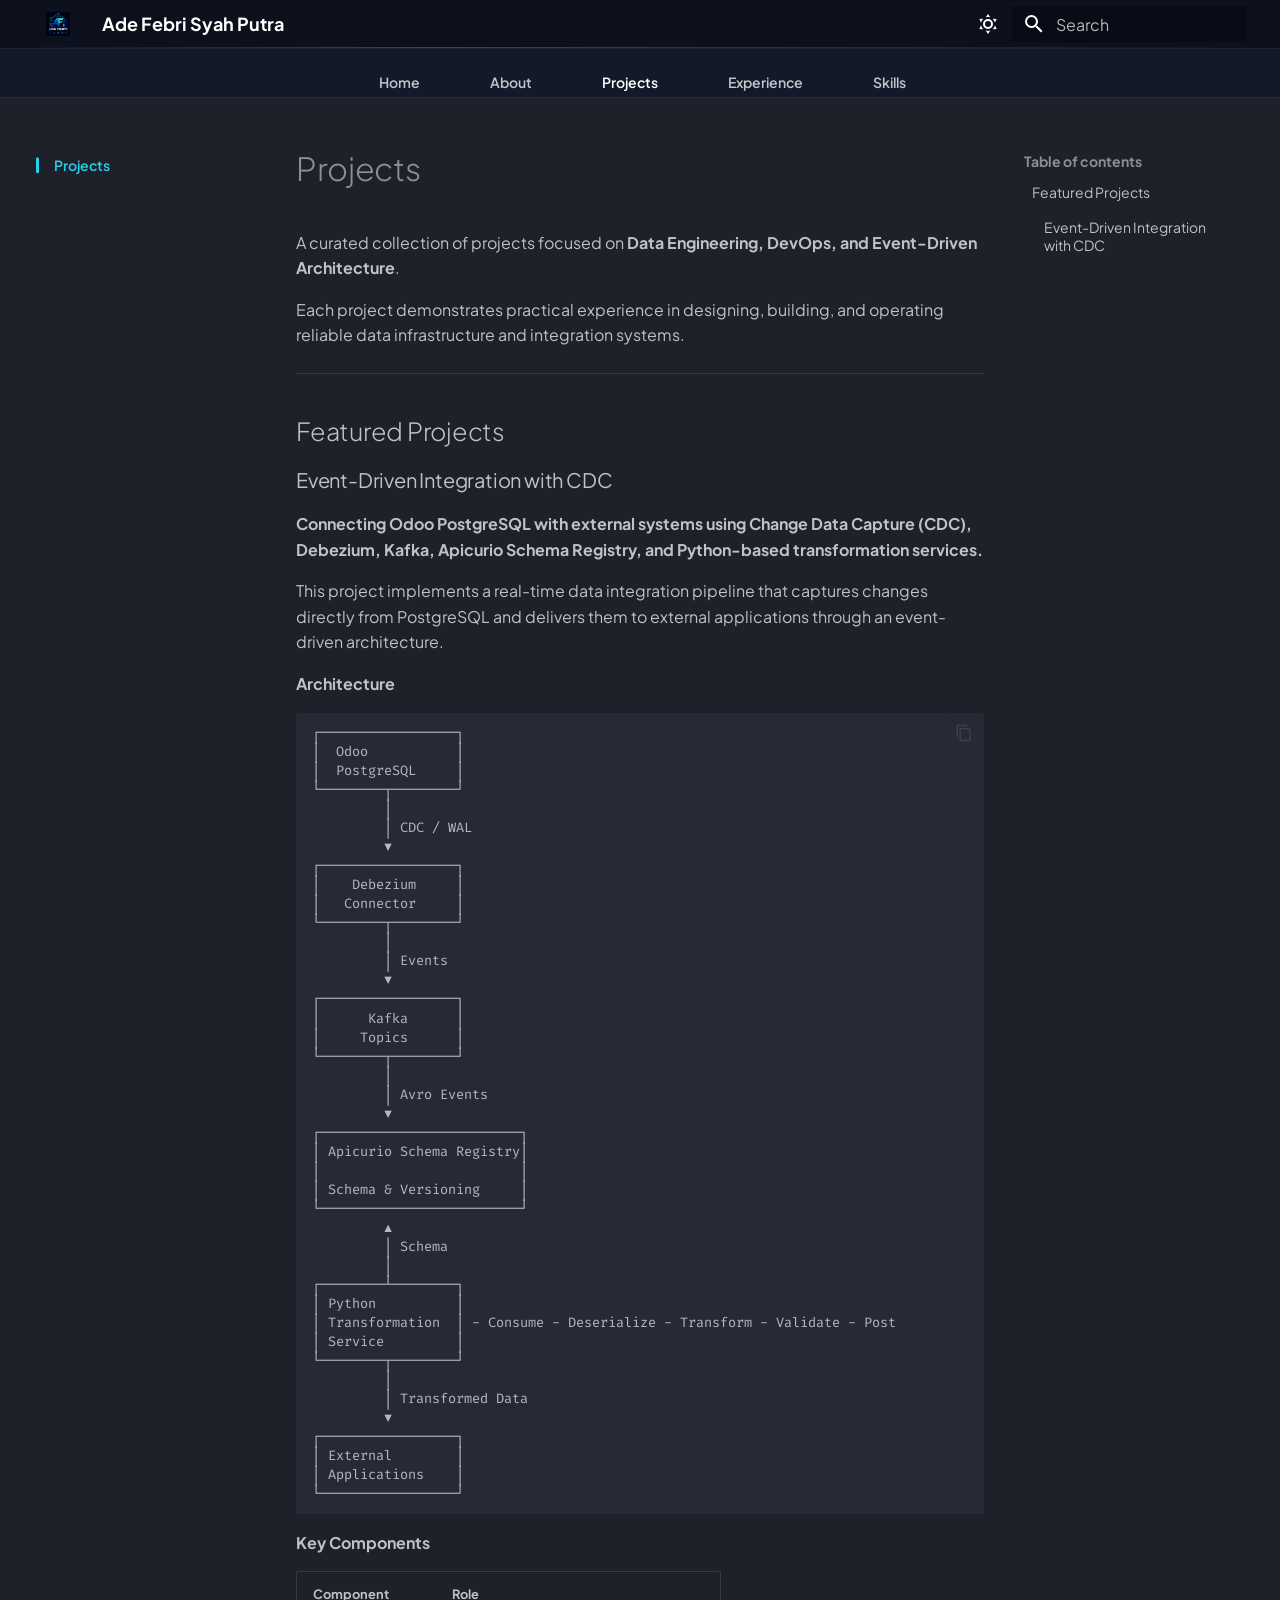
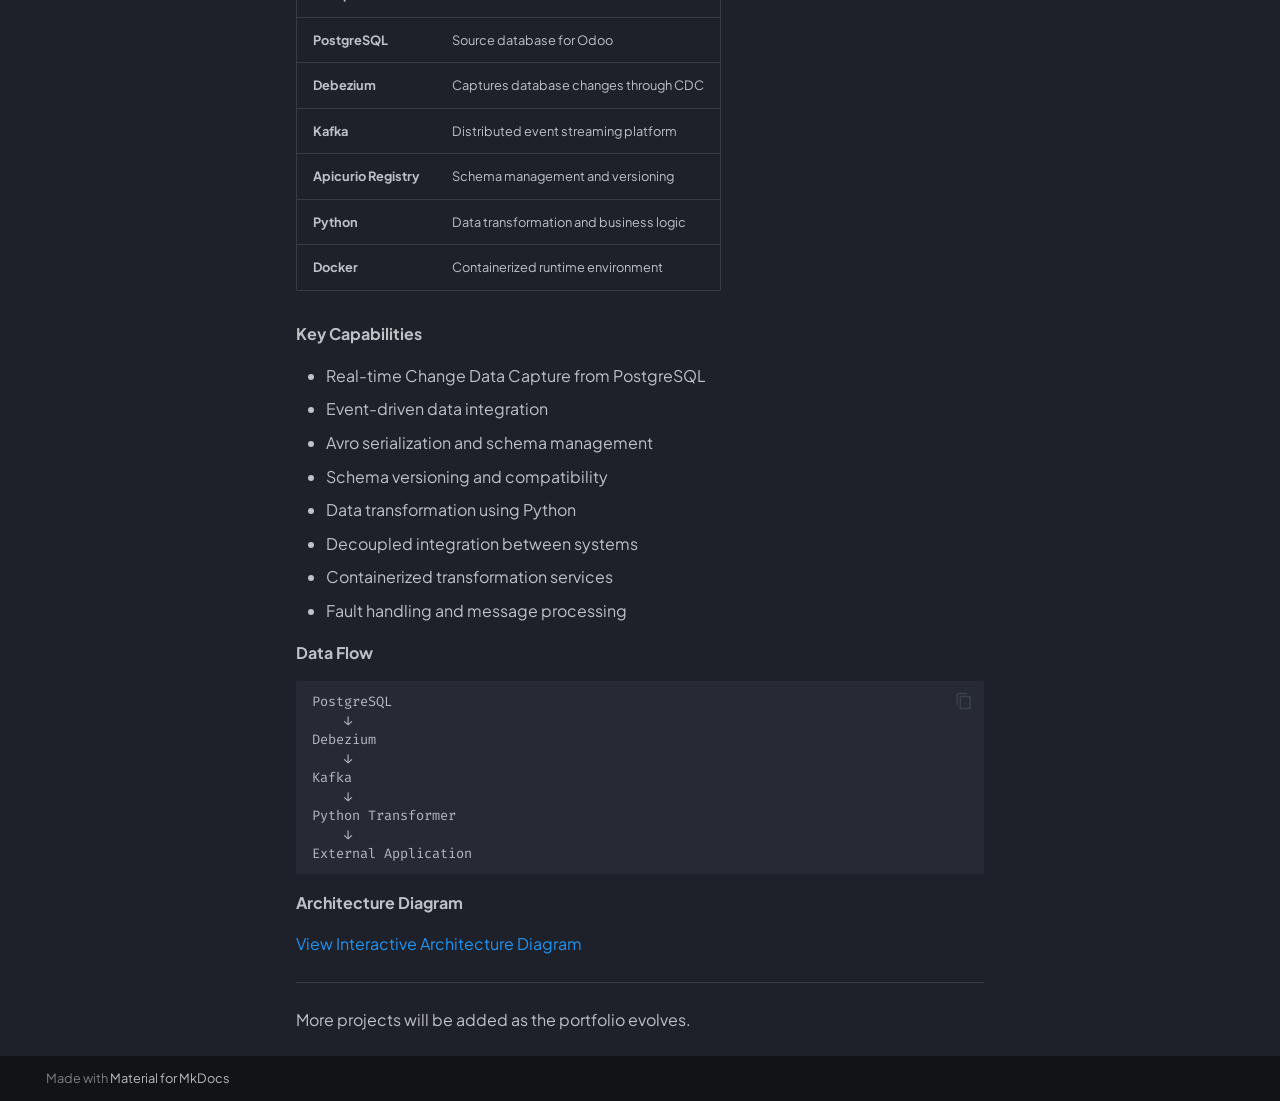
<file: projects/index.html>
<!doctype html>
<html lang="en" class="no-js">
  <head>
    
      <meta charset="utf-8">
      <meta name="viewport" content="width=device-width,initial-scale=1">
      
        <meta name="description" content="DevOps & Data Engineering Documentation">
      
      
      
        <link rel="canonical" href="https://adefebrihub.space/projects/">
      
      
        <link rel="prev" href="../about/">
      
      
        <link rel="next" href="../experience/">
      
      
        
      
      
      <link rel="icon" href="../assets/favicon.png">
      <meta name="generator" content="mkdocs-1.6.1, mkdocs-material-9.7.7">
    
    
      
        <title>Projects - Ade Febri Syah Putra</title>
      
    
    
      <link rel="stylesheet" href="../assets/stylesheets/main.ec1eaa64.min.css">
      
        
        <link rel="stylesheet" href="../assets/stylesheets/palette.ab4e12ef.min.css">
      
      


    
    
      
    
    
      
        
        
        <link rel="preconnect" href="https://fonts.gstatic.com" crossorigin>
        <link rel="stylesheet" href="https://fonts.googleapis.com/css?family=Plus+Jakarta+Sans:300,300i,400,400i,700,700i%7CFira+Code:400,400i,700,700i&display=fallback">
        <style>:root{--md-text-font:"Plus Jakarta Sans";--md-code-font:"Fira Code"}</style>
      
    
    
      <link rel="stylesheet" href="../assets/stylesheets/extra.css">
    
    <script>__md_scope=new URL("..",location),__md_hash=e=>[...e].reduce(((e,_)=>(e<<5)-e+_.charCodeAt(0)),0),__md_get=(e,_=localStorage,t=__md_scope)=>JSON.parse(_.getItem(t.pathname+"."+e)),__md_set=(e,_,t=localStorage,a=__md_scope)=>{try{t.setItem(a.pathname+"."+e,JSON.stringify(_))}catch(e){}}</script>
    
      

    
    
  </head>
  
  
    
    
      
    
    
    
    
    <body dir="ltr" data-md-color-scheme="slate" data-md-color-primary="blue" data-md-color-accent="cyan">
  
    
    <input class="md-toggle" data-md-toggle="drawer" type="checkbox" id="__drawer" autocomplete="off">
    <input class="md-toggle" data-md-toggle="search" type="checkbox" id="__search" autocomplete="off">
    <label class="md-overlay" for="__drawer"></label>
    <div data-md-component="skip">
      
        
        <a href="#projects" class="md-skip">
          Skip to content
        </a>
      
    </div>
    <div data-md-component="announce">
      
    </div>
    
    
      

<header class="md-header" data-md-component="header">
  <nav class="md-header__inner md-grid" aria-label="Header">
    <a href=".." title="Ade Febri Syah Putra" class="md-header__button md-logo" aria-label="Ade Febri Syah Putra" data-md-component="logo">
      
  <img src="../assets/logo.png" alt="logo">

    </a>
    <label class="md-header__button md-icon" for="__drawer">
      
      <svg xmlns="http://www.w3.org/2000/svg" viewBox="0 0 24 24"><path d="M3 6h18v2H3zm0 5h18v2H3zm0 5h18v2H3z"/></svg>
    </label>
    <div class="md-header__title" data-md-component="header-title">
      <div class="md-header__ellipsis">
        <div class="md-header__topic">
          <span class="md-ellipsis">
            Ade Febri Syah Putra
          </span>
        </div>
        <div class="md-header__topic" data-md-component="header-topic">
          <span class="md-ellipsis">
            
              Projects
            
          </span>
        </div>
      </div>
    </div>
    
      
        <form class="md-header__option" data-md-component="palette">
  
    
    
    
    <input class="md-option" data-md-color-media="" data-md-color-scheme="slate" data-md-color-primary="blue" data-md-color-accent="cyan"  aria-label="Light mode"  type="radio" name="__palette" id="__palette_0">
    
      <label class="md-header__button md-icon" title="Light mode" for="__palette_1" hidden>
        <svg xmlns="http://www.w3.org/2000/svg" viewBox="0 0 24 24"><path d="M12 7a5 5 0 0 1 5 5 5 5 0 0 1-5 5 5 5 0 0 1-5-5 5 5 0 0 1 5-5m0 2a3 3 0 0 0-3 3 3 3 0 0 0 3 3 3 3 0 0 0 3-3 3 3 0 0 0-3-3m0-7 2.39 3.42C13.65 5.15 12.84 5 12 5s-1.65.15-2.39.42zM3.34 7l4.16-.35A7.2 7.2 0 0 0 5.94 8.5c-.44.74-.69 1.5-.83 2.29zm.02 10 1.76-3.77a7.131 7.131 0 0 0 2.38 4.14zM20.65 7l-1.77 3.79a7.02 7.02 0 0 0-2.38-4.15zm-.01 10-4.14.36c.59-.51 1.12-1.14 1.54-1.86.42-.73.69-1.5.83-2.29zM12 22l-2.41-3.44c.74.27 1.55.44 2.41.44.82 0 1.63-.17 2.37-.44z"/></svg>
      </label>
    
  
    
    
    
    <input class="md-option" data-md-color-media="" data-md-color-scheme="default" data-md-color-primary="blue" data-md-color-accent="cyan"  aria-label="Dark mode"  type="radio" name="__palette" id="__palette_1">
    
      <label class="md-header__button md-icon" title="Dark mode" for="__palette_0" hidden>
        <svg xmlns="http://www.w3.org/2000/svg" viewBox="0 0 24 24"><path d="m17.75 4.09-2.53 1.94.91 3.06-2.63-1.81-2.63 1.81.91-3.06-2.53-1.94L12.44 4l1.06-3 1.06 3zm3.5 6.91-1.64 1.25.59 1.98-1.7-1.17-1.7 1.17.59-1.98L15.75 11l2.06-.05L18.5 9l.69 1.95zm-2.28 4.95c.83-.08 1.72 1.1 1.19 1.85-.32.45-.66.87-1.08 1.27C15.17 23 8.84 23 4.94 19.07c-3.91-3.9-3.91-10.24 0-14.14.4-.4.82-.76 1.27-1.08.75-.53 1.93.36 1.85 1.19-.27 2.86.69 5.83 2.89 8.02a9.96 9.96 0 0 0 8.02 2.89m-1.64 2.02a12.08 12.08 0 0 1-7.8-3.47c-2.17-2.19-3.33-5-3.49-7.82-2.81 3.14-2.7 7.96.31 10.98 3.02 3.01 7.84 3.12 10.98.31"/></svg>
      </label>
    
  
</form>
      
    
    
      <script>var palette=__md_get("__palette");if(palette&&palette.color){if("(prefers-color-scheme)"===palette.color.media){var media=matchMedia("(prefers-color-scheme: light)"),input=document.querySelector(media.matches?"[data-md-color-media='(prefers-color-scheme: light)']":"[data-md-color-media='(prefers-color-scheme: dark)']");palette.color.media=input.getAttribute("data-md-color-media"),palette.color.scheme=input.getAttribute("data-md-color-scheme"),palette.color.primary=input.getAttribute("data-md-color-primary"),palette.color.accent=input.getAttribute("data-md-color-accent")}for(var[key,value]of Object.entries(palette.color))document.body.setAttribute("data-md-color-"+key,value)}</script>
    
    
    
      
      
        <label class="md-header__button md-icon" for="__search">
          
          <svg xmlns="http://www.w3.org/2000/svg" viewBox="0 0 24 24"><path d="M9.5 3A6.5 6.5 0 0 1 16 9.5c0 1.61-.59 3.09-1.56 4.23l.27.27h.79l5 5-1.5 1.5-5-5v-.79l-.27-.27A6.52 6.52 0 0 1 9.5 16 6.5 6.5 0 0 1 3 9.5 6.5 6.5 0 0 1 9.5 3m0 2C7 5 5 7 5 9.5S7 14 9.5 14 14 12 14 9.5 12 5 9.5 5"/></svg>
        </label>
        <div class="md-search" data-md-component="search" role="dialog">
  <label class="md-search__overlay" for="__search"></label>
  <div class="md-search__inner" role="search">
    <form class="md-search__form" name="search">
      <input type="text" class="md-search__input" name="query" aria-label="Search" placeholder="Search" autocapitalize="off" autocorrect="off" autocomplete="off" spellcheck="false" data-md-component="search-query" required>
      <label class="md-search__icon md-icon" for="__search">
        
        <svg xmlns="http://www.w3.org/2000/svg" viewBox="0 0 24 24"><path d="M9.5 3A6.5 6.5 0 0 1 16 9.5c0 1.61-.59 3.09-1.56 4.23l.27.27h.79l5 5-1.5 1.5-5-5v-.79l-.27-.27A6.52 6.52 0 0 1 9.5 16 6.5 6.5 0 0 1 3 9.5 6.5 6.5 0 0 1 9.5 3m0 2C7 5 5 7 5 9.5S7 14 9.5 14 14 12 14 9.5 12 5 9.5 5"/></svg>
        
        <svg xmlns="http://www.w3.org/2000/svg" viewBox="0 0 24 24"><path d="M20 11v2H8l5.5 5.5-1.42 1.42L4.16 12l7.92-7.92L13.5 5.5 8 11z"/></svg>
      </label>
      <nav class="md-search__options" aria-label="Search">
        
        <button type="reset" class="md-search__icon md-icon" title="Clear" aria-label="Clear" tabindex="-1">
          
          <svg xmlns="http://www.w3.org/2000/svg" viewBox="0 0 24 24"><path d="M19 6.41 17.59 5 12 10.59 6.41 5 5 6.41 10.59 12 5 17.59 6.41 19 12 13.41 17.59 19 19 17.59 13.41 12z"/></svg>
        </button>
      </nav>
      
    </form>
    <div class="md-search__output">
      <div class="md-search__scrollwrap" tabindex="0" data-md-scrollfix>
        <div class="md-search-result" data-md-component="search-result">
          <div class="md-search-result__meta">
            Initializing search
          </div>
          <ol class="md-search-result__list" role="presentation"></ol>
        </div>
      </div>
    </div>
  </div>
</div>
      
    
    
  </nav>
  
</header>
    
    <div class="md-container" data-md-component="container">
      
      
        
          
            
<nav class="md-tabs" aria-label="Tabs" data-md-component="tabs">
  <div class="md-grid">
    <ul class="md-tabs__list">
      
        
  
  
  
  
    <li class="md-tabs__item">
      <a href=".." class="md-tabs__link">
        
  
  
    
  
  Home

      </a>
    </li>
  

      
        
  
  
  
  
    <li class="md-tabs__item">
      <a href="../about/" class="md-tabs__link">
        
  
  
    
  
  About

      </a>
    </li>
  

      
        
  
  
  
    
  
  
    <li class="md-tabs__item md-tabs__item--active">
      <a href="./" class="md-tabs__link">
        
  
  
    
  
  Projects

      </a>
    </li>
  

      
        
  
  
  
  
    <li class="md-tabs__item">
      <a href="../experience/" class="md-tabs__link">
        
  
  
    
  
  Experience

      </a>
    </li>
  

      
        
  
  
  
  
    <li class="md-tabs__item">
      <a href="../skills/" class="md-tabs__link">
        
  
  
    
  
  Skills

      </a>
    </li>
  

      
    </ul>
  </div>
</nav>
          
        
      
      <main class="md-main" data-md-component="main">
        <div class="md-main__inner md-grid">
          
            
              
              <div class="md-sidebar md-sidebar--primary" data-md-component="sidebar" data-md-type="navigation" >
                <div class="md-sidebar__scrollwrap">
                  <div class="md-sidebar__inner">
                    


  


<nav class="md-nav md-nav--primary md-nav--lifted" aria-label="Navigation" data-md-level="0">
  <label class="md-nav__title" for="__drawer">
    <a href=".." title="Ade Febri Syah Putra" class="md-nav__button md-logo" aria-label="Ade Febri Syah Putra" data-md-component="logo">
      
  <img src="../assets/logo.png" alt="logo">

    </a>
    Ade Febri Syah Putra
  </label>
  
  <ul class="md-nav__list" data-md-scrollfix>
    
      
      
  
  
  
  
    <li class="md-nav__item">
      <a href=".." class="md-nav__link">
        
  
  
  <span class="md-ellipsis">
    
  
    Home
  

    
  </span>
  
  

      </a>
    </li>
  

    
      
      
  
  
  
  
    <li class="md-nav__item">
      <a href="../about/" class="md-nav__link">
        
  
  
  <span class="md-ellipsis">
    
  
    About
  

    
  </span>
  
  

      </a>
    </li>
  

    
      
      
  
  
    
  
  
  
    <li class="md-nav__item md-nav__item--active">
      
      <input class="md-nav__toggle md-toggle" type="checkbox" id="__toc">
      
      
        
      
      
        <label class="md-nav__link md-nav__link--active" for="__toc">
          
  
  
  <span class="md-ellipsis">
    
  
    Projects
  

    
  </span>
  
  

          <span class="md-nav__icon md-icon"></span>
        </label>
      
      <a href="./" class="md-nav__link md-nav__link--active">
        
  
  
  <span class="md-ellipsis">
    
  
    Projects
  

    
  </span>
  
  

      </a>
      
        

<nav class="md-nav md-nav--secondary" aria-label="Table of contents">
  
  
  
    
  
  
    <label class="md-nav__title" for="__toc">
      <span class="md-nav__icon md-icon"></span>
      Table of contents
    </label>
    <ul class="md-nav__list" data-md-component="toc" data-md-scrollfix>
      
        <li class="md-nav__item">
  <a href="#featured-projects" class="md-nav__link">
    <span class="md-ellipsis">
      
        Featured Projects
      
    </span>
  </a>
  
    <nav class="md-nav" aria-label="Featured Projects">
      <ul class="md-nav__list">
        
          <li class="md-nav__item">
  <a href="#event-driven-integration-with-cdc" class="md-nav__link">
    <span class="md-ellipsis">
      
        Event-Driven Integration with CDC
      
    </span>
  </a>
  
</li>
        
      </ul>
    </nav>
  
</li>
      
    </ul>
  
</nav>
      
    </li>
  

    
      
      
  
  
  
  
    <li class="md-nav__item">
      <a href="../experience/" class="md-nav__link">
        
  
  
  <span class="md-ellipsis">
    
  
    Experience
  

    
  </span>
  
  

      </a>
    </li>
  

    
      
      
  
  
  
  
    <li class="md-nav__item">
      <a href="../skills/" class="md-nav__link">
        
  
  
  <span class="md-ellipsis">
    
  
    Skills
  

    
  </span>
  
  

      </a>
    </li>
  

    
  </ul>
</nav>
                  </div>
                </div>
              </div>
            
            
              
              <div class="md-sidebar md-sidebar--secondary" data-md-component="sidebar" data-md-type="toc" >
                <div class="md-sidebar__scrollwrap">
                  <div class="md-sidebar__inner">
                    

<nav class="md-nav md-nav--secondary" aria-label="Table of contents">
  
  
  
    
  
  
    <label class="md-nav__title" for="__toc">
      <span class="md-nav__icon md-icon"></span>
      Table of contents
    </label>
    <ul class="md-nav__list" data-md-component="toc" data-md-scrollfix>
      
        <li class="md-nav__item">
  <a href="#featured-projects" class="md-nav__link">
    <span class="md-ellipsis">
      
        Featured Projects
      
    </span>
  </a>
  
    <nav class="md-nav" aria-label="Featured Projects">
      <ul class="md-nav__list">
        
          <li class="md-nav__item">
  <a href="#event-driven-integration-with-cdc" class="md-nav__link">
    <span class="md-ellipsis">
      
        Event-Driven Integration with CDC
      
    </span>
  </a>
  
</li>
        
      </ul>
    </nav>
  
</li>
      
    </ul>
  
</nav>
                  </div>
                </div>
              </div>
            
          
          
            <div class="md-content" data-md-component="content">
              
              <article class="md-content__inner md-typeset">
                
                  



<h1 id="projects">Projects</h1>
<p>A curated collection of projects focused on <strong>Data Engineering, DevOps, and Event-Driven Architecture</strong>.</p>
<p>Each project demonstrates practical experience in designing, building, and operating reliable data infrastructure and integration systems.</p>
<hr />
<h2 id="featured-projects">Featured Projects</h2>
<h3 id="event-driven-integration-with-cdc">Event-Driven Integration with CDC</h3>
<p><strong>Connecting Odoo PostgreSQL with external systems using Change Data Capture (CDC), Debezium, Kafka, Apicurio Schema Registry, and Python-based transformation services.</strong></p>
<p>This project implements a real-time data integration pipeline that captures changes directly from PostgreSQL and delivers them to external applications through an event-driven architecture.</p>
<p><strong>Architecture</strong></p>
<div class="highlight"><pre><span></span><code>┌─────────────────┐
│  Odoo           │
│  PostgreSQL     │
└────────┬────────┘
         │
         │ CDC / WAL
         ▼
┌─────────────────┐
│    Debezium     │
│   Connector     │
└────────┬────────┘
         │
         │ Events
         ▼
┌─────────────────┐
│      Kafka      │
│     Topics      │
└────────┬────────┘
         │
         │ Avro Events
         ▼
┌─────────────────────────┐
│ Apicurio Schema Registry│
│                         │
│ Schema &amp; Versioning     │
└─────────────────────────┘
         ▲
         │ Schema
         │
┌────────┴────────┐
│ Python          │
│ Transformation  │ - Consume - Deserialize - Transform - Validate - Post
│ Service         │
└────────┬────────┘
         │
         │ Transformed Data
         ▼
┌─────────────────┐
│ External        │
│ Applications    │
└─────────────────┘
</code></pre></div>
<p><strong>Key Components</strong></p>
<table>
<thead>
<tr>
<th>Component</th>
<th>Role</th>
</tr>
</thead>
<tbody>
<tr>
<td><strong>PostgreSQL</strong></td>
<td>Source database for Odoo</td>
</tr>
<tr>
<td><strong>Debezium</strong></td>
<td>Captures database changes through CDC</td>
</tr>
<tr>
<td><strong>Kafka</strong></td>
<td>Distributed event streaming platform</td>
</tr>
<tr>
<td><strong>Apicurio Registry</strong></td>
<td>Schema management and versioning</td>
</tr>
<tr>
<td><strong>Python</strong></td>
<td>Data transformation and business logic</td>
</tr>
<tr>
<td><strong>Docker</strong></td>
<td>Containerized runtime environment</td>
</tr>
</tbody>
</table>
<p><strong>Key Capabilities</strong></p>
<ul>
<li>Real-time Change Data Capture from PostgreSQL</li>
<li>Event-driven data integration</li>
<li>Avro serialization and schema management</li>
<li>Schema versioning and compatibility</li>
<li>Data transformation using Python</li>
<li>Decoupled integration between systems</li>
<li>Containerized transformation services</li>
<li>Fault handling and message processing</li>
</ul>
<p><strong>Data Flow</strong></p>
<div class="highlight"><pre><span></span><code>PostgreSQL
    ↓
Debezium
    ↓
Kafka
    ↓
Python Transformer
    ↓
External Application
</code></pre></div>
<p><strong>Architecture Diagram</strong></p>
<p><a href="https://mermaid.ai/app/projects/8023df45-d663-4dd3-9763-4ec72af2ea61/diagrams/adbcf13c-86f5-4516-8a74-c3a34a60bbb6/share/invite/eyJhbGciOiJIUzI1NiIsInR5cCI6IkpXVCJ9.eyJkb2N1bWVudElEIjoiYWRiY2YxM2MtODZmNS00NTE2LThhNzQtYzNhMzRhNjBiYmI2IiwiYWNjZXNzIjoiVmlldyIsImlhdCI6MTc4NjMzNDc1MH0.S2l7aBLzMja5mJr9bGdJtXhtEmYnxSjuW8i1YSyJfmA?entryPoint=share-modal">View Interactive Architecture Diagram</a></p>
<hr />
<p>More projects will be added as the portfolio evolves.</p>












                
              </article>
            </div>
          
          
<script>var target=document.getElementById(location.hash.slice(1));target&&target.name&&(target.checked=target.name.startsWith("__tabbed_"))</script>
        </div>
        
          <button type="button" class="md-top md-icon" data-md-component="top" hidden>
  
  <svg xmlns="http://www.w3.org/2000/svg" viewBox="0 0 24 24"><path d="M13 20h-2V8l-5.5 5.5-1.42-1.42L12 4.16l7.92 7.92-1.42 1.42L13 8z"/></svg>
  Back to top
</button>
        
      </main>
      
        <footer class="md-footer">
  
  <div class="md-footer-meta md-typeset">
    <div class="md-footer-meta__inner md-grid">
      <div class="md-copyright">
  
  
    Made with
    <a href="https://squidfunk.github.io/mkdocs-material/" target="_blank" rel="noopener">
      Material for MkDocs
    </a>
  
</div>
      
    </div>
  </div>
</footer>
      
    </div>
    <div class="md-dialog" data-md-component="dialog">
      <div class="md-dialog__inner md-typeset"></div>
    </div>
    
    
    
      
      
      <script id="__config" type="application/json">{"annotate": null, "base": "..", "features": ["navigation.tabs", "navigation.sections", "navigation.top", "content.code.copy", "search.highlight", "content.action.edit"], "search": "../assets/javascripts/workers/search.2c215733.min.js", "tags": null, "translations": {"clipboard.copied": "Copied to clipboard", "clipboard.copy": "Copy to clipboard", "search.result.more.one": "1 more on this page", "search.result.more.other": "# more on this page", "search.result.none": "No matching documents", "search.result.one": "1 matching document", "search.result.other": "# matching documents", "search.result.placeholder": "Type to start searching", "search.result.term.missing": "Missing", "select.version": "Select version"}, "version": null}</script>
    
    
      <script src="../assets/javascripts/bundle.d7400e89.min.js"></script>
      
    
  </body>
</html>
</file>
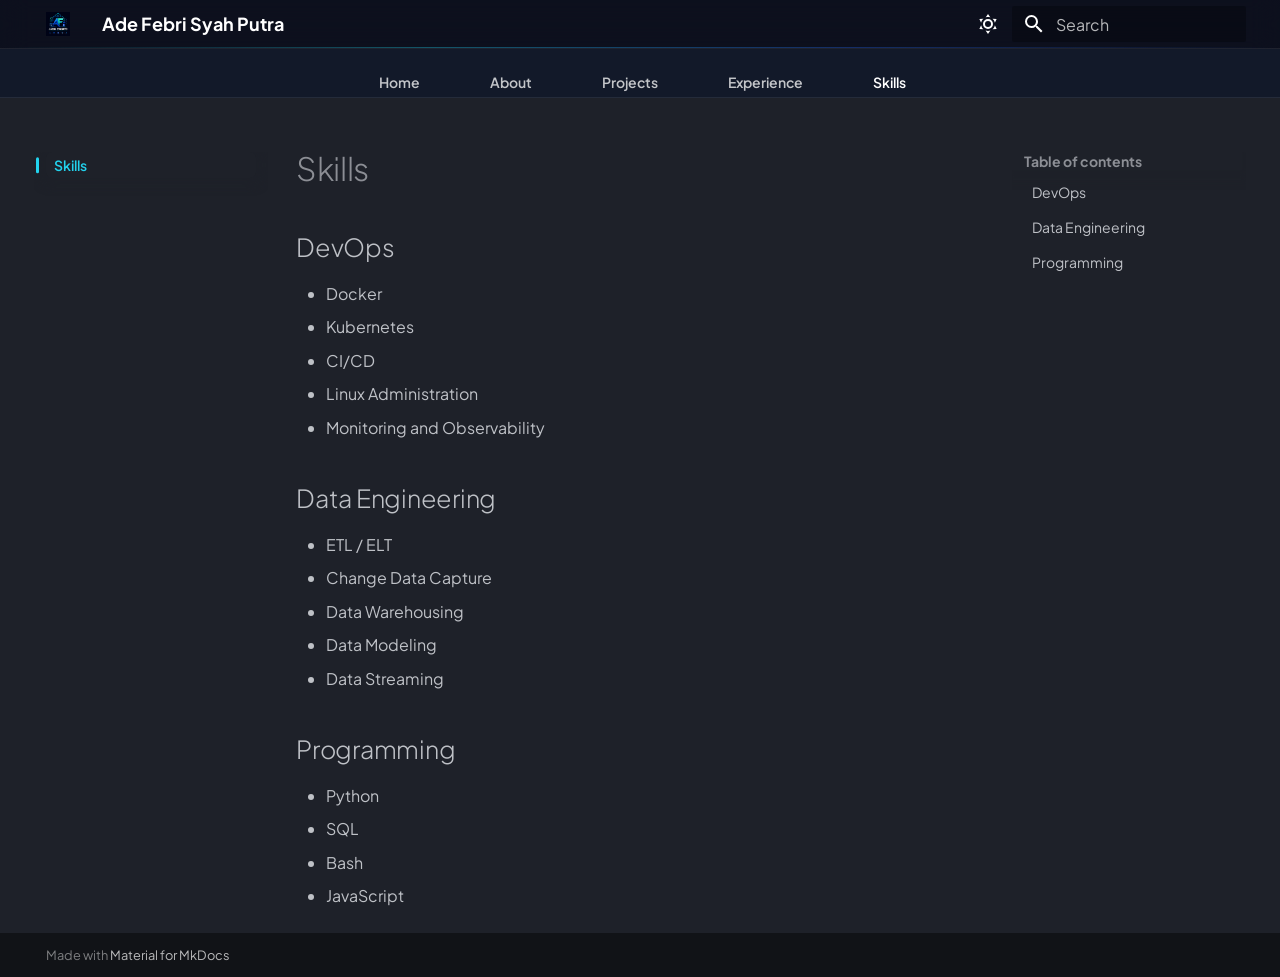
<file: skills/index.html>
<!doctype html>
<html lang="en" class="no-js">
  <head>
    
      <meta charset="utf-8">
      <meta name="viewport" content="width=device-width,initial-scale=1">
      
        <meta name="description" content="DevOps & Data Engineering Documentation">
      
      
      
        <link rel="canonical" href="https://adefebrihub.space/skills/">
      
      
        <link rel="prev" href="../experience/">
      
      
      
        
      
      
      <link rel="icon" href="../assets/favicon.png">
      <meta name="generator" content="mkdocs-1.6.1, mkdocs-material-9.7.7">
    
    
      
        <title>Skills - Ade Febri Syah Putra</title>
      
    
    
      <link rel="stylesheet" href="../assets/stylesheets/main.ec1eaa64.min.css">
      
        
        <link rel="stylesheet" href="../assets/stylesheets/palette.ab4e12ef.min.css">
      
      


    
    
      
    
    
      
        
        
        <link rel="preconnect" href="https://fonts.gstatic.com" crossorigin>
        <link rel="stylesheet" href="https://fonts.googleapis.com/css?family=Plus+Jakarta+Sans:300,300i,400,400i,700,700i%7CFira+Code:400,400i,700,700i&display=fallback">
        <style>:root{--md-text-font:"Plus Jakarta Sans";--md-code-font:"Fira Code"}</style>
      
    
    
      <link rel="stylesheet" href="../assets/stylesheets/extra.css">
    
    <script>__md_scope=new URL("..",location),__md_hash=e=>[...e].reduce(((e,_)=>(e<<5)-e+_.charCodeAt(0)),0),__md_get=(e,_=localStorage,t=__md_scope)=>JSON.parse(_.getItem(t.pathname+"."+e)),__md_set=(e,_,t=localStorage,a=__md_scope)=>{try{t.setItem(a.pathname+"."+e,JSON.stringify(_))}catch(e){}}</script>
    
      

    
    
  </head>
  
  
    
    
      
    
    
    
    
    <body dir="ltr" data-md-color-scheme="slate" data-md-color-primary="blue" data-md-color-accent="cyan">
  
    
    <input class="md-toggle" data-md-toggle="drawer" type="checkbox" id="__drawer" autocomplete="off">
    <input class="md-toggle" data-md-toggle="search" type="checkbox" id="__search" autocomplete="off">
    <label class="md-overlay" for="__drawer"></label>
    <div data-md-component="skip">
      
        
        <a href="#skills" class="md-skip">
          Skip to content
        </a>
      
    </div>
    <div data-md-component="announce">
      
    </div>
    
    
      

<header class="md-header" data-md-component="header">
  <nav class="md-header__inner md-grid" aria-label="Header">
    <a href=".." title="Ade Febri Syah Putra" class="md-header__button md-logo" aria-label="Ade Febri Syah Putra" data-md-component="logo">
      
  <img src="../assets/logo.png" alt="logo">

    </a>
    <label class="md-header__button md-icon" for="__drawer">
      
      <svg xmlns="http://www.w3.org/2000/svg" viewBox="0 0 24 24"><path d="M3 6h18v2H3zm0 5h18v2H3zm0 5h18v2H3z"/></svg>
    </label>
    <div class="md-header__title" data-md-component="header-title">
      <div class="md-header__ellipsis">
        <div class="md-header__topic">
          <span class="md-ellipsis">
            Ade Febri Syah Putra
          </span>
        </div>
        <div class="md-header__topic" data-md-component="header-topic">
          <span class="md-ellipsis">
            
              Skills
            
          </span>
        </div>
      </div>
    </div>
    
      
        <form class="md-header__option" data-md-component="palette">
  
    
    
    
    <input class="md-option" data-md-color-media="" data-md-color-scheme="slate" data-md-color-primary="blue" data-md-color-accent="cyan"  aria-label="Light mode"  type="radio" name="__palette" id="__palette_0">
    
      <label class="md-header__button md-icon" title="Light mode" for="__palette_1" hidden>
        <svg xmlns="http://www.w3.org/2000/svg" viewBox="0 0 24 24"><path d="M12 7a5 5 0 0 1 5 5 5 5 0 0 1-5 5 5 5 0 0 1-5-5 5 5 0 0 1 5-5m0 2a3 3 0 0 0-3 3 3 3 0 0 0 3 3 3 3 0 0 0 3-3 3 3 0 0 0-3-3m0-7 2.39 3.42C13.65 5.15 12.84 5 12 5s-1.65.15-2.39.42zM3.34 7l4.16-.35A7.2 7.2 0 0 0 5.94 8.5c-.44.74-.69 1.5-.83 2.29zm.02 10 1.76-3.77a7.131 7.131 0 0 0 2.38 4.14zM20.65 7l-1.77 3.79a7.02 7.02 0 0 0-2.38-4.15zm-.01 10-4.14.36c.59-.51 1.12-1.14 1.54-1.86.42-.73.69-1.5.83-2.29zM12 22l-2.41-3.44c.74.27 1.55.44 2.41.44.82 0 1.63-.17 2.37-.44z"/></svg>
      </label>
    
  
    
    
    
    <input class="md-option" data-md-color-media="" data-md-color-scheme="default" data-md-color-primary="blue" data-md-color-accent="cyan"  aria-label="Dark mode"  type="radio" name="__palette" id="__palette_1">
    
      <label class="md-header__button md-icon" title="Dark mode" for="__palette_0" hidden>
        <svg xmlns="http://www.w3.org/2000/svg" viewBox="0 0 24 24"><path d="m17.75 4.09-2.53 1.94.91 3.06-2.63-1.81-2.63 1.81.91-3.06-2.53-1.94L12.44 4l1.06-3 1.06 3zm3.5 6.91-1.64 1.25.59 1.98-1.7-1.17-1.7 1.17.59-1.98L15.75 11l2.06-.05L18.5 9l.69 1.95zm-2.28 4.95c.83-.08 1.72 1.1 1.19 1.85-.32.45-.66.87-1.08 1.27C15.17 23 8.84 23 4.94 19.07c-3.91-3.9-3.91-10.24 0-14.14.4-.4.82-.76 1.27-1.08.75-.53 1.93.36 1.85 1.19-.27 2.86.69 5.83 2.89 8.02a9.96 9.96 0 0 0 8.02 2.89m-1.64 2.02a12.08 12.08 0 0 1-7.8-3.47c-2.17-2.19-3.33-5-3.49-7.82-2.81 3.14-2.7 7.96.31 10.98 3.02 3.01 7.84 3.12 10.98.31"/></svg>
      </label>
    
  
</form>
      
    
    
      <script>var palette=__md_get("__palette");if(palette&&palette.color){if("(prefers-color-scheme)"===palette.color.media){var media=matchMedia("(prefers-color-scheme: light)"),input=document.querySelector(media.matches?"[data-md-color-media='(prefers-color-scheme: light)']":"[data-md-color-media='(prefers-color-scheme: dark)']");palette.color.media=input.getAttribute("data-md-color-media"),palette.color.scheme=input.getAttribute("data-md-color-scheme"),palette.color.primary=input.getAttribute("data-md-color-primary"),palette.color.accent=input.getAttribute("data-md-color-accent")}for(var[key,value]of Object.entries(palette.color))document.body.setAttribute("data-md-color-"+key,value)}</script>
    
    
    
      
      
        <label class="md-header__button md-icon" for="__search">
          
          <svg xmlns="http://www.w3.org/2000/svg" viewBox="0 0 24 24"><path d="M9.5 3A6.5 6.5 0 0 1 16 9.5c0 1.61-.59 3.09-1.56 4.23l.27.27h.79l5 5-1.5 1.5-5-5v-.79l-.27-.27A6.52 6.52 0 0 1 9.5 16 6.5 6.5 0 0 1 3 9.5 6.5 6.5 0 0 1 9.5 3m0 2C7 5 5 7 5 9.5S7 14 9.5 14 14 12 14 9.5 12 5 9.5 5"/></svg>
        </label>
        <div class="md-search" data-md-component="search" role="dialog">
  <label class="md-search__overlay" for="__search"></label>
  <div class="md-search__inner" role="search">
    <form class="md-search__form" name="search">
      <input type="text" class="md-search__input" name="query" aria-label="Search" placeholder="Search" autocapitalize="off" autocorrect="off" autocomplete="off" spellcheck="false" data-md-component="search-query" required>
      <label class="md-search__icon md-icon" for="__search">
        
        <svg xmlns="http://www.w3.org/2000/svg" viewBox="0 0 24 24"><path d="M9.5 3A6.5 6.5 0 0 1 16 9.5c0 1.61-.59 3.09-1.56 4.23l.27.27h.79l5 5-1.5 1.5-5-5v-.79l-.27-.27A6.52 6.52 0 0 1 9.5 16 6.5 6.5 0 0 1 3 9.5 6.5 6.5 0 0 1 9.5 3m0 2C7 5 5 7 5 9.5S7 14 9.5 14 14 12 14 9.5 12 5 9.5 5"/></svg>
        
        <svg xmlns="http://www.w3.org/2000/svg" viewBox="0 0 24 24"><path d="M20 11v2H8l5.5 5.5-1.42 1.42L4.16 12l7.92-7.92L13.5 5.5 8 11z"/></svg>
      </label>
      <nav class="md-search__options" aria-label="Search">
        
        <button type="reset" class="md-search__icon md-icon" title="Clear" aria-label="Clear" tabindex="-1">
          
          <svg xmlns="http://www.w3.org/2000/svg" viewBox="0 0 24 24"><path d="M19 6.41 17.59 5 12 10.59 6.41 5 5 6.41 10.59 12 5 17.59 6.41 19 12 13.41 17.59 19 19 17.59 13.41 12z"/></svg>
        </button>
      </nav>
      
    </form>
    <div class="md-search__output">
      <div class="md-search__scrollwrap" tabindex="0" data-md-scrollfix>
        <div class="md-search-result" data-md-component="search-result">
          <div class="md-search-result__meta">
            Initializing search
          </div>
          <ol class="md-search-result__list" role="presentation"></ol>
        </div>
      </div>
    </div>
  </div>
</div>
      
    
    
  </nav>
  
</header>
    
    <div class="md-container" data-md-component="container">
      
      
        
          
            
<nav class="md-tabs" aria-label="Tabs" data-md-component="tabs">
  <div class="md-grid">
    <ul class="md-tabs__list">
      
        
  
  
  
  
    <li class="md-tabs__item">
      <a href=".." class="md-tabs__link">
        
  
  
    
  
  Home

      </a>
    </li>
  

      
        
  
  
  
  
    <li class="md-tabs__item">
      <a href="../about/" class="md-tabs__link">
        
  
  
    
  
  About

      </a>
    </li>
  

      
        
  
  
  
  
    <li class="md-tabs__item">
      <a href="../projects/" class="md-tabs__link">
        
  
  
    
  
  Projects

      </a>
    </li>
  

      
        
  
  
  
  
    <li class="md-tabs__item">
      <a href="../experience/" class="md-tabs__link">
        
  
  
    
  
  Experience

      </a>
    </li>
  

      
        
  
  
  
    
  
  
    <li class="md-tabs__item md-tabs__item--active">
      <a href="./" class="md-tabs__link">
        
  
  
    
  
  Skills

      </a>
    </li>
  

      
    </ul>
  </div>
</nav>
          
        
      
      <main class="md-main" data-md-component="main">
        <div class="md-main__inner md-grid">
          
            
              
              <div class="md-sidebar md-sidebar--primary" data-md-component="sidebar" data-md-type="navigation" >
                <div class="md-sidebar__scrollwrap">
                  <div class="md-sidebar__inner">
                    


  


<nav class="md-nav md-nav--primary md-nav--lifted" aria-label="Navigation" data-md-level="0">
  <label class="md-nav__title" for="__drawer">
    <a href=".." title="Ade Febri Syah Putra" class="md-nav__button md-logo" aria-label="Ade Febri Syah Putra" data-md-component="logo">
      
  <img src="../assets/logo.png" alt="logo">

    </a>
    Ade Febri Syah Putra
  </label>
  
  <ul class="md-nav__list" data-md-scrollfix>
    
      
      
  
  
  
  
    <li class="md-nav__item">
      <a href=".." class="md-nav__link">
        
  
  
  <span class="md-ellipsis">
    
  
    Home
  

    
  </span>
  
  

      </a>
    </li>
  

    
      
      
  
  
  
  
    <li class="md-nav__item">
      <a href="../about/" class="md-nav__link">
        
  
  
  <span class="md-ellipsis">
    
  
    About
  

    
  </span>
  
  

      </a>
    </li>
  

    
      
      
  
  
  
  
    <li class="md-nav__item">
      <a href="../projects/" class="md-nav__link">
        
  
  
  <span class="md-ellipsis">
    
  
    Projects
  

    
  </span>
  
  

      </a>
    </li>
  

    
      
      
  
  
  
  
    <li class="md-nav__item">
      <a href="../experience/" class="md-nav__link">
        
  
  
  <span class="md-ellipsis">
    
  
    Experience
  

    
  </span>
  
  

      </a>
    </li>
  

    
      
      
  
  
    
  
  
  
    <li class="md-nav__item md-nav__item--active">
      
      <input class="md-nav__toggle md-toggle" type="checkbox" id="__toc">
      
      
        
      
      
        <label class="md-nav__link md-nav__link--active" for="__toc">
          
  
  
  <span class="md-ellipsis">
    
  
    Skills
  

    
  </span>
  
  

          <span class="md-nav__icon md-icon"></span>
        </label>
      
      <a href="./" class="md-nav__link md-nav__link--active">
        
  
  
  <span class="md-ellipsis">
    
  
    Skills
  

    
  </span>
  
  

      </a>
      
        

<nav class="md-nav md-nav--secondary" aria-label="Table of contents">
  
  
  
    
  
  
    <label class="md-nav__title" for="__toc">
      <span class="md-nav__icon md-icon"></span>
      Table of contents
    </label>
    <ul class="md-nav__list" data-md-component="toc" data-md-scrollfix>
      
        <li class="md-nav__item">
  <a href="#devops" class="md-nav__link">
    <span class="md-ellipsis">
      
        DevOps
      
    </span>
  </a>
  
</li>
      
        <li class="md-nav__item">
  <a href="#data-engineering" class="md-nav__link">
    <span class="md-ellipsis">
      
        Data Engineering
      
    </span>
  </a>
  
</li>
      
        <li class="md-nav__item">
  <a href="#programming" class="md-nav__link">
    <span class="md-ellipsis">
      
        Programming
      
    </span>
  </a>
  
</li>
      
    </ul>
  
</nav>
      
    </li>
  

    
  </ul>
</nav>
                  </div>
                </div>
              </div>
            
            
              
              <div class="md-sidebar md-sidebar--secondary" data-md-component="sidebar" data-md-type="toc" >
                <div class="md-sidebar__scrollwrap">
                  <div class="md-sidebar__inner">
                    

<nav class="md-nav md-nav--secondary" aria-label="Table of contents">
  
  
  
    
  
  
    <label class="md-nav__title" for="__toc">
      <span class="md-nav__icon md-icon"></span>
      Table of contents
    </label>
    <ul class="md-nav__list" data-md-component="toc" data-md-scrollfix>
      
        <li class="md-nav__item">
  <a href="#devops" class="md-nav__link">
    <span class="md-ellipsis">
      
        DevOps
      
    </span>
  </a>
  
</li>
      
        <li class="md-nav__item">
  <a href="#data-engineering" class="md-nav__link">
    <span class="md-ellipsis">
      
        Data Engineering
      
    </span>
  </a>
  
</li>
      
        <li class="md-nav__item">
  <a href="#programming" class="md-nav__link">
    <span class="md-ellipsis">
      
        Programming
      
    </span>
  </a>
  
</li>
      
    </ul>
  
</nav>
                  </div>
                </div>
              </div>
            
          
          
            <div class="md-content" data-md-component="content">
              
              <article class="md-content__inner md-typeset">
                
                  



<h1 id="skills">Skills</h1>
<h2 id="devops">DevOps</h2>
<ul>
<li>Docker</li>
<li>Kubernetes</li>
<li>CI/CD</li>
<li>Linux Administration</li>
<li>Monitoring and Observability</li>
</ul>
<h2 id="data-engineering">Data Engineering</h2>
<ul>
<li>ETL / ELT</li>
<li>Change Data Capture</li>
<li>Data Warehousing</li>
<li>Data Modeling</li>
<li>Data Streaming</li>
</ul>
<h2 id="programming">Programming</h2>
<ul>
<li>Python</li>
<li>SQL</li>
<li>Bash</li>
<li>JavaScript</li>
</ul>












                
              </article>
            </div>
          
          
<script>var target=document.getElementById(location.hash.slice(1));target&&target.name&&(target.checked=target.name.startsWith("__tabbed_"))</script>
        </div>
        
          <button type="button" class="md-top md-icon" data-md-component="top" hidden>
  
  <svg xmlns="http://www.w3.org/2000/svg" viewBox="0 0 24 24"><path d="M13 20h-2V8l-5.5 5.5-1.42-1.42L12 4.16l7.92 7.92-1.42 1.42L13 8z"/></svg>
  Back to top
</button>
        
      </main>
      
        <footer class="md-footer">
  
  <div class="md-footer-meta md-typeset">
    <div class="md-footer-meta__inner md-grid">
      <div class="md-copyright">
  
  
    Made with
    <a href="https://squidfunk.github.io/mkdocs-material/" target="_blank" rel="noopener">
      Material for MkDocs
    </a>
  
</div>
      
    </div>
  </div>
</footer>
      
    </div>
    <div class="md-dialog" data-md-component="dialog">
      <div class="md-dialog__inner md-typeset"></div>
    </div>
    
    
    
      
      
      <script id="__config" type="application/json">{"annotate": null, "base": "..", "features": ["navigation.tabs", "navigation.sections", "navigation.top", "content.code.copy", "search.highlight", "content.action.edit"], "search": "../assets/javascripts/workers/search.2c215733.min.js", "tags": null, "translations": {"clipboard.copied": "Copied to clipboard", "clipboard.copy": "Copy to clipboard", "search.result.more.one": "1 more on this page", "search.result.more.other": "# more on this page", "search.result.none": "No matching documents", "search.result.one": "1 matching document", "search.result.other": "# matching documents", "search.result.placeholder": "Type to start searching", "search.result.term.missing": "Missing", "select.version": "Select version"}, "version": null}</script>
    
    
      <script src="../assets/javascripts/bundle.d7400e89.min.js"></script>
      
    
  </body>
</html>
</file>
<file: assets/stylesheets/extra.css>
/* ===== MODERN HEADER (Vercel-style glass) ===== */
.md-header {
  background: rgba(2, 6, 23, 0.6) !important;
  backdrop-filter: blur(14px);
  border-bottom: 1px solid rgba(255,255,255,0.08);

  transition: all 0.3s ease;
}

/* glow line bawah header */
.md-header::after {
  content: "";
  position: absolute;
  bottom: 0;
  left: 0;
  width: 100%;
  height: 1px;

  background: linear-gradient(
    90deg,
    transparent,
    rgba(34, 211, 238, 0.6),
    rgba(37, 99, 235, 0.6),
    transparent
  );

  opacity: 0.6;
}


/* ===== TOP NAV MODERN STYLE ===== */
.md-tabs {
  background: rgba(15, 23, 42, 0.75) !important;
  backdrop-filter: blur(16px);
  border-bottom: 1px solid rgba(255,255,255,0.08);
}

/* center menu */
.md-tabs__list {
  justify-content: center;
  gap: 10px;
}

/* tab item */
.md-tabs__link {
  padding: 8px 18px;
  border-radius: 999px;

  font-weight: 600;
  opacity: 0.75;

  position: relative;
  transition: all .25s ease;
}

/* hover */
.md-tabs__link:hover {
  opacity: 1;
  color: #7dd3fc !important;

  background: linear-gradient(
    135deg,
    rgba(37,99,235,.15),
    rgba(6,182,212,.15)
  );

  box-shadow:
    0 0 20px rgba(59,130,246,.15);

  transform: translateY(-2px);
}

/* active */
.md-tabs__link--active {
  opacity: 1;
  color: white !important;

  background: linear-gradient(
    135deg,
    rgba(37,99,235,.35),
    rgba(6,182,212,.35)
  );

  box-shadow:
    0 0 20px rgba(59,130,246,.25);
}

/* active indicator */
.md-tabs__link--active::after {
  display: none;
}

/* NAV ITEM HOVER */
.md-nav__link {
  transition: all 0.2s ease;
  border-radius: 6px;
  padding: 4px 8px;
}

/* hover effect */
.md-nav__link:hover {
  background: rgba(34, 211, 238, 0.08);
  color: #22d3ee !important;
  transform: translateX(3px);
}


.md-nav__link--active {
  color: #22d3ee !important;
  font-weight: 600;
  position: relative;
}

/* active indicator line */
.md-nav__link--active::before {
  content: "";
  position: absolute;
  left: -10px;
  top: 50%;
  transform: translateY(-50%);

  width: 3px;
  height: 60%;

  background: #22d3ee;
  border-radius: 10px;
}

/* scroll effect enhancement */
.md-header--shadow {
  box-shadow: 0 10px 30px rgba(0,0,0,0.3);
}


/* ===== HERO FULL SCREEN ===== */
.hero {

  min-height: 85vh;

  display: flex;
  flex-direction: column;

  justify-content: center;
  align-items: center;

  text-align: center;

  position: relative;

  padding: 0 24px;

  background:transparent;
}

.hero::before {

  content: "";

  position: absolute;

  top: -150px;
  left: 50%;

  transform: translateX(-50%);

  width: 900px;
  height: 900px;

  background:
    radial-gradient(
      circle,
      rgba(37,99,235,.18),
      rgba(6,182,212,.08),
      transparent 70%
    );

  filter: blur(120px);

  z-index: -1;
}


/* badge */
.hero-badge {
  display: inline-block;
  padding: 6px 14px;
  border-radius: 999px;
  font-size: 13px;
  background: rgba(255,255,255,0.08);
  backdrop-filter: blur(10px);
  margin-bottom: 18px;
}

/* title */
.hero h1 {
  font-size: 56px;
  font-weight: 800;
  line-height: 1.05;
  max-width: 900px;
  margin-bottom: 18px;
}

/* subtitle paragraph */
.hero p {
  font-size: 18px;
  opacity: 0.75;
  max-width: 720px;
  margin-bottom: 30px;
}

/* buttons */
.hero-buttons {
  display: flex;
  gap: 14px;
  margin-bottom: 28px;
}

.btn-primary {
  background: white;
  color: black;
  padding: 12px 18px;
  border-radius: 10px;
  font-weight: 600;
  text-decoration: none;
  transition: 0.2s;
}

.btn-primary:hover {
  transform: translateY(-2px);
}

.btn-secondary {
  border: 1px solid rgba(255,255,255,0.25);
  color: white;
  padding: 12px 18px;
  border-radius: 10px;
  text-decoration: none;
  transition: 0.2s;
}

.btn-secondary:hover {
  background: rgba(255,255,255,0.08);
}

/* tech stack line */
.hero-tech {
  font-size: 13px;
  opacity: 0.55;
  letter-spacing: 0.3px;
}

/* ===== FEATURE GRID ===== */

.feature-grid {
  display: grid;
  grid-template-columns: repeat(auto-fit,minmax(280px,1fr));
  gap: 20px;
  margin: 40px 0;
}

.feature-card {
  padding: 24px;
  border-radius: 20px;

  background: rgba(255,255,255,.03);

  border: 1px solid rgba(255,255,255,.08);

  transition: all .3s ease;
}

.feature-card:hover {
  transform: translateY(-6px);

  border-color: rgba(59,130,246,.4);

  box-shadow:
      0 20px 40px rgba(0,0,0,.25);
}

/* ===== TECH BADGES ===== */

.tech-badge {
  display: inline-block;

  margin: 6px;

  padding: 8px 14px;

  border-radius: 999px;

  background:
      linear-gradient(
          135deg,
          rgba(37,99,235,.2),
          rgba(6,182,212,.2)
      );

  border:
      1px solid rgba(59,130,246,.25);

  font-size: 14px;
}

/* ===== STATS ===== */

.stats-grid {
  display: grid;
  grid-template-columns: repeat(auto-fit,minmax(220px,1fr));
  gap: 20px;
}

.stat-card {

  text-align: center;

  padding: 28px;

  border-radius: 20px;

  background:
      rgba(255,255,255,.03);

  border:
      1px solid rgba(255,255,255,.08);
}

.stat-card h2 {

  margin: 0;

  font-size: 42px;

  background:
      linear-gradient(
          90deg,
          #60a5fa,
          #22d3ee
      );

  -webkit-background-clip: text;
  -webkit-text-fill-color: transparent;
}

.stat-card p {
  opacity: .75;
}

/* =======================================
   TECHNOLOGY STACK
======================================= */

.stack-title {
  font-size: 1.25rem;
  font-weight: 700;
  color: white;
  margin-bottom: 8px;
}

.stack-desc {
  color: #94a3b8;
  margin-bottom: 20px;
  font-size: .95rem;
}

.stack-icon {
  font-size: 1.8rem;
  margin-bottom: 12px;
}

/* =======================================
   Text On What I DO
======================================= */


.feature-title {
  font-size: 1rem;
  font-weight: 500;
  color: white;

  margin-bottom: 10px;

  letter-spacing: -0.02em;
}

.feature-desc {
  color: #94a3b8;

  line-height: 1.7;

  font-size: 0.95rem;
}

/* ==========================
   CONTACT SECTION
========================== */

.contact-grid {
  display: grid;
  grid-template-columns: repeat(auto-fit,minmax(250px,1fr));
  gap: 20px;
  margin-top: 30px;
}

.contact-card {

  text-decoration: none !important;

  padding: 24px;

  border-radius: 20px;

  background:
    rgba(255,255,255,.03);

  border:
    1px solid rgba(255,255,255,.08);

  transition: all .3s ease;
}

.contact-card:hover {

  transform: translateY(-6px);

  border-color:
    rgba(59,130,246,.35);

  box-shadow:
    0 20px 40px rgba(0,0,0,.25);
}

.contact-icon {
  font-size: 1.8rem;
  margin-bottom: 12px;
}

.contact-title {
  color: white;
  font-size: 1.1rem;
  font-weight: 700;
}

.contact-desc {
  color: #94a3b8;
  margin-top: 6px;
}
</file>
<file: assets/stylesheets/main.ec1eaa64.min.css>
@charset "UTF-8";html{-webkit-text-size-adjust:none;-moz-text-size-adjust:none;text-size-adjust:none;box-sizing:border-box}*,:after,:before{box-sizing:inherit}@media (prefers-reduced-motion){*,:after,:before{transition:none!important}}body{margin:0}a,button,input,label{-webkit-tap-highlight-color:transparent}a{color:inherit;text-decoration:none}hr{border:0;box-sizing:initial;display:block;height:.05rem;overflow:visible;padding:0}small{font-size:80%}sub,sup{line-height:1em}img{border-style:none}table{border-collapse:initial;border-spacing:0}td,th{font-weight:400;vertical-align:top}button{background:#0000;border:0;font-family:inherit;font-size:inherit;margin:0;padding:0}input{border:0;outline:none}:root{--md-primary-fg-color:#4051b5;--md-primary-fg-color--light:#5d6cc0;--md-primary-fg-color--dark:#303fa1;--md-primary-bg-color:#fff;--md-primary-bg-color--light:#ffffffb3;--md-accent-fg-color:#526cfe;--md-accent-fg-color--transparent:#526cfe1a;--md-accent-bg-color:#fff;--md-accent-bg-color--light:#ffffffb3}[data-md-color-scheme=default]{color-scheme:light}[data-md-color-scheme=default] img[src$="#gh-dark-mode-only"],[data-md-color-scheme=default] img[src$="#only-dark"]{display:none}:root,[data-md-color-scheme=default]{--md-hue:225deg;--md-default-fg-color:#000000de;--md-default-fg-color--light:#0000008a;--md-default-fg-color--lighter:#00000052;--md-default-fg-color--lightest:#00000012;--md-default-bg-color:#fff;--md-default-bg-color--light:#ffffffb3;--md-default-bg-color--lighter:#ffffff4d;--md-default-bg-color--lightest:#ffffff1f;--md-code-fg-color:#36464e;--md-code-bg-color:#f5f5f5;--md-code-bg-color--light:#f5f5f5b3;--md-code-bg-color--lighter:#f5f5f54d;--md-code-hl-color:#4287ff;--md-code-hl-color--light:#4287ff1a;--md-code-hl-number-color:#d52a2a;--md-code-hl-special-color:#db1457;--md-code-hl-function-color:#a846b9;--md-code-hl-constant-color:#6e59d9;--md-code-hl-keyword-color:#3f6ec6;--md-code-hl-string-color:#1c7d4d;--md-code-hl-name-color:var(--md-code-fg-color);--md-code-hl-operator-color:var(--md-default-fg-color--light);--md-code-hl-punctuation-color:var(--md-default-fg-color--light);--md-code-hl-comment-color:var(--md-default-fg-color--light);--md-code-hl-generic-color:var(--md-default-fg-color--light);--md-code-hl-variable-color:var(--md-default-fg-color--light);--md-typeset-color:var(--md-default-fg-color);--md-typeset-a-color:var(--md-primary-fg-color);--md-typeset-del-color:#f5503d26;--md-typeset-ins-color:#0bd57026;--md-typeset-kbd-color:#fafafa;--md-typeset-kbd-accent-color:#fff;--md-typeset-kbd-border-color:#b8b8b8;--md-typeset-mark-color:#ffff0080;--md-typeset-table-color:#0000001f;--md-typeset-table-color--light:rgba(0,0,0,.035);--md-admonition-fg-color:var(--md-default-fg-color);--md-admonition-bg-color:var(--md-default-bg-color);--md-warning-fg-color:#000000de;--md-warning-bg-color:#ff9;--md-footer-fg-color:#fff;--md-footer-fg-color--light:#ffffffb3;--md-footer-fg-color--lighter:#ffffff73;--md-footer-bg-color:#000000de;--md-footer-bg-color--dark:#00000052;--md-shadow-z1:0 0.2rem 0.5rem #0000000d,0 0 0.05rem #0000001a;--md-shadow-z2:0 0.2rem 0.5rem #0000001a,0 0 0.05rem #00000040;--md-shadow-z3:0 0.2rem 0.5rem #0003,0 0 0.05rem #00000059}.md-icon svg{fill:currentcolor;display:block;height:1.2rem;width:1.2rem}body{-webkit-font-smoothing:antialiased;-moz-osx-font-smoothing:grayscale;--md-text-font-family:var(--md-text-font,_),-apple-system,BlinkMacSystemFont,Helvetica,Arial,sans-serif;--md-code-font-family:var(--md-code-font,_),SFMono-Regular,Consolas,Menlo,monospace}aside,body,input{font-feature-settings:"kern","liga";color:var(--md-typeset-color);font-family:var(--md-text-font-family)}code,kbd,pre{font-feature-settings:"kern";font-family:var(--md-code-font-family)}:root{--md-typeset-table-sort-icon:url('data:image/svg+xml;charset=utf-8,<svg xmlns="http://www.w3.org/2000/svg" viewBox="0 0 24 24"><path d="m18 21-4-4h3V7h-3l4-4 4 4h-3v10h3M2 19v-2h10v2M2 13v-2h7v2M2 7V5h4v2z"/></svg>');--md-typeset-table-sort-icon--asc:url('data:image/svg+xml;charset=utf-8,<svg xmlns="http://www.w3.org/2000/svg" viewBox="0 0 24 24"><path d="M19 17h3l-4 4-4-4h3V3h2M2 17h10v2H2M6 5v2H2V5m0 6h7v2H2z"/></svg>');--md-typeset-table-sort-icon--desc:url('data:image/svg+xml;charset=utf-8,<svg xmlns="http://www.w3.org/2000/svg" viewBox="0 0 24 24"><path d="M19 7h3l-4-4-4 4h3v14h2M2 17h10v2H2M6 5v2H2V5m0 6h7v2H2z"/></svg>')}.md-typeset{-webkit-print-color-adjust:exact;color-adjust:exact;font-size:.8rem;line-height:1.6;overflow-wrap:break-word}@media print{.md-typeset{font-size:.68rem}}.md-typeset blockquote,.md-typeset dl,.md-typeset figure,.md-typeset ol,.md-typeset pre,.md-typeset ul{margin-bottom:1em;margin-top:1em}.md-typeset h1{color:var(--md-default-fg-color--light);font-size:2em;line-height:1.3;margin:0 0 1.25em}.md-typeset h1,.md-typeset h2{font-weight:300;letter-spacing:-.01em}.md-typeset h2{font-size:1.5625em;line-height:1.4;margin:1.6em 0 .64em}.md-typeset h3{font-size:1.25em;font-weight:400;letter-spacing:-.01em;line-height:1.5;margin:1.6em 0 .8em}.md-typeset h2+h3{margin-top:.8em}.md-typeset h4{font-weight:700;letter-spacing:-.01em;margin:1em 0}.md-typeset h5,.md-typeset h6{color:var(--md-default-fg-color--light);font-size:.8em;font-weight:700;letter-spacing:-.01em;margin:1.25em 0}.md-typeset h5{text-transform:uppercase}.md-typeset h5 code{text-transform:none}.md-typeset hr{border-bottom:.05rem solid var(--md-default-fg-color--lightest);display:flow-root;margin:1.5em 0}.md-typeset a{color:var(--md-typeset-a-color);word-break:break-word}.md-typeset a,.md-typeset a:before{transition:color 125ms}.md-typeset a:focus,.md-typeset a:hover{color:var(--md-accent-fg-color)}.md-typeset a:focus code,.md-typeset a:hover code{background-color:var(--md-accent-fg-color--transparent);color:var(--md-accent-fg-color)}.md-typeset a code{color:var(--md-typeset-a-color)}.md-typeset a.focus-visible{outline-color:var(--md-accent-fg-color);outline-offset:.2rem}.md-typeset code,.md-typeset kbd,.md-typeset pre{color:var(--md-code-fg-color);direction:ltr;font-variant-ligatures:none;transition:background-color 125ms}@media print{.md-typeset code,.md-typeset kbd,.md-typeset pre{white-space:pre-wrap}}.md-typeset code{background-color:var(--md-code-bg-color);border-radius:.1rem;-webkit-box-decoration-break:clone;box-decoration-break:clone;font-size:.85em;padding:0 .2941176471em;transition:color 125ms,background-color 125ms;word-break:break-word}.md-typeset code:not(.focus-visible){-webkit-tap-highlight-color:transparent;outline:none}.md-typeset pre{display:flow-root;line-height:1.4;position:relative}.md-typeset pre>code{-webkit-box-decoration-break:slice;box-decoration-break:slice;box-shadow:none;display:block;margin:0;outline-color:var(--md-accent-fg-color);overflow:auto;padding:.7720588235em 1.1764705882em;scrollbar-color:var(--md-default-fg-color--lighter) #0000;scrollbar-width:thin;touch-action:auto;word-break:normal}.md-typeset pre>code:hover{scrollbar-color:var(--md-accent-fg-color) #0000}.md-typeset pre>code::-webkit-scrollbar{height:.2rem;width:.2rem}.md-typeset pre>code::-webkit-scrollbar-thumb{background-color:var(--md-default-fg-color--lighter)}.md-typeset pre>code::-webkit-scrollbar-thumb:hover{background-color:var(--md-accent-fg-color)}.md-typeset kbd{background-color:var(--md-typeset-kbd-color);border-radius:.1rem;box-shadow:0 .1rem 0 .05rem var(--md-typeset-kbd-border-color),0 .1rem 0 var(--md-typeset-kbd-border-color),0 -.1rem .2rem var(--md-typeset-kbd-accent-color) inset;color:var(--md-default-fg-color);display:inline-block;font-size:.75em;padding:0 .6666666667em;vertical-align:text-top;word-break:break-word}.md-typeset mark{background-color:var(--md-typeset-mark-color);-webkit-box-decoration-break:clone;box-decoration-break:clone;color:inherit;word-break:break-word}.md-typeset abbr{cursor:help;text-decoration:none}.md-typeset [data-preview],.md-typeset abbr{border-bottom:.05rem dotted var(--md-default-fg-color--light)}.md-typeset small{opacity:.75}[dir=ltr] .md-typeset sub,[dir=ltr] .md-typeset sup{margin-left:.078125em}[dir=rtl] .md-typeset sub,[dir=rtl] .md-typeset sup{margin-right:.078125em}[dir=ltr] .md-typeset blockquote{padding-left:.6rem}[dir=rtl] .md-typeset blockquote{padding-right:.6rem}[dir=ltr] .md-typeset blockquote{border-left:.2rem solid var(--md-default-fg-color--lighter)}[dir=rtl] .md-typeset blockquote{border-right:.2rem solid var(--md-default-fg-color--lighter)}.md-typeset blockquote{color:var(--md-default-fg-color--light);margin-left:0;margin-right:0}.md-typeset ul{list-style-type:disc}.md-typeset ul[type]{list-style-type:revert-layer}[dir=ltr] .md-typeset ol,[dir=ltr] .md-typeset ul{margin-left:.625em}[dir=rtl] .md-typeset ol,[dir=rtl] .md-typeset ul{margin-right:.625em}.md-typeset ol,.md-typeset ul{padding:0}.md-typeset ol:not([hidden]),.md-typeset ul:not([hidden]){display:flow-root}.md-typeset ol ol,.md-typeset ul ol{list-style-type:lower-alpha}.md-typeset ol ol ol,.md-typeset ul ol ol{list-style-type:lower-roman}.md-typeset ol ol ol ol,.md-typeset ul ol ol ol{list-style-type:upper-alpha}.md-typeset ol ol ol ol ol,.md-typeset ul ol ol ol ol{list-style-type:upper-roman}.md-typeset ol[type],.md-typeset ul[type]{list-style-type:revert-layer}[dir=ltr] .md-typeset ol li,[dir=ltr] .md-typeset ul li{margin-left:1.25em}[dir=rtl] .md-typeset ol li,[dir=rtl] .md-typeset ul li{margin-right:1.25em}.md-typeset ol li,.md-typeset ul li{margin-bottom:.5em}.md-typeset ol li blockquote,.md-typeset ol li p,.md-typeset ul li blockquote,.md-typeset ul li p{margin:.5em 0}.md-typeset ol li:last-child,.md-typeset ul li:last-child{margin-bottom:0}[dir=ltr] .md-typeset ol li ol,[dir=ltr] .md-typeset ol li ul,[dir=ltr] .md-typeset ul li ol,[dir=ltr] .md-typeset ul li ul{margin-left:.625em}[dir=rtl] .md-typeset ol li ol,[dir=rtl] .md-typeset ol li ul,[dir=rtl] .md-typeset ul li ol,[dir=rtl] .md-typeset ul li ul{margin-right:.625em}.md-typeset ol li ol,.md-typeset ol li ul,.md-typeset ul li ol,.md-typeset ul li ul{margin-bottom:.5em;margin-top:.5em}[dir=ltr] .md-typeset dd{margin-left:1.875em}[dir=rtl] .md-typeset dd{margin-right:1.875em}.md-typeset dd{margin-bottom:1.5em;margin-top:1em}.md-typeset img,.md-typeset svg,.md-typeset video{height:auto;max-width:100%}.md-typeset img[align=left]{margin:1em 1em 1em 0}.md-typeset img[align=right]{margin:1em 0 1em 1em}.md-typeset img[align]:only-child{margin-top:0}.md-typeset figure{display:flow-root;margin:1em auto;max-width:100%;text-align:center;width:fit-content}.md-typeset figure img{display:block;margin:0 auto}.md-typeset figcaption{font-style:italic;margin:1em auto;max-width:24rem}.md-typeset iframe{max-width:100%}.md-typeset table:not([class]){background-color:var(--md-default-bg-color);border:.05rem solid var(--md-typeset-table-color);border-radius:.1rem;display:inline-block;font-size:.64rem;max-width:100%;overflow:auto;touch-action:auto}@media print{.md-typeset table:not([class]){display:table}}.md-typeset table:not([class])+*{margin-top:1.5em}.md-typeset table:not([class]) td>:first-child,.md-typeset table:not([class]) th>:first-child{margin-top:0}.md-typeset table:not([class]) td>:last-child,.md-typeset table:not([class]) th>:last-child{margin-bottom:0}.md-typeset table:not([class]) td:not([align]),.md-typeset table:not([class]) th:not([align]){text-align:left}[dir=rtl] .md-typeset table:not([class]) td:not([align]),[dir=rtl] .md-typeset table:not([class]) th:not([align]){text-align:right}.md-typeset table:not([class]) th{font-weight:700;min-width:5rem;padding:.9375em 1.25em;vertical-align:top}.md-typeset table:not([class]) td{border-top:.05rem solid var(--md-typeset-table-color);padding:.9375em 1.25em;vertical-align:top}.md-typeset table:not([class]) tbody tr{transition:background-color 125ms}.md-typeset table:not([class]) tbody tr:hover{background-color:var(--md-typeset-table-color--light);box-shadow:0 .05rem 0 var(--md-default-bg-color) inset}.md-typeset table:not([class]) a{word-break:normal}.md-typeset table th[role=columnheader]{cursor:pointer}[dir=ltr] .md-typeset table th[role=columnheader]:after{margin-left:.5em}[dir=rtl] .md-typeset table th[role=columnheader]:after{margin-right:.5em}.md-typeset table th[role=columnheader]:after{content:"";display:inline-block;height:1.2em;-webkit-mask-image:var(--md-typeset-table-sort-icon);mask-image:var(--md-typeset-table-sort-icon);-webkit-mask-repeat:no-repeat;mask-repeat:no-repeat;-webkit-mask-size:contain;mask-size:contain;transition:background-color 125ms;vertical-align:text-bottom;width:1.2em}.md-typeset table th[role=columnheader]:hover:after{background-color:var(--md-default-fg-color--lighter)}.md-typeset table th[role=columnheader][aria-sort=ascending]:after{background-color:var(--md-default-fg-color--light);-webkit-mask-image:var(--md-typeset-table-sort-icon--asc);mask-image:var(--md-typeset-table-sort-icon--asc)}.md-typeset table th[role=columnheader][aria-sort=descending]:after{background-color:var(--md-default-fg-color--light);-webkit-mask-image:var(--md-typeset-table-sort-icon--desc);mask-image:var(--md-typeset-table-sort-icon--desc)}.md-typeset__scrollwrap{margin:1em -.8rem;overflow-x:auto;touch-action:auto}.md-typeset__table{display:inline-block;margin-bottom:.5em;padding:0 .8rem}@media print{.md-typeset__table{display:block}}html .md-typeset__table table{display:table;margin:0;overflow:hidden;width:100%}@media screen and (max-width:44.984375em){.md-content__inner>pre{margin:1em -.8rem}.md-content__inner>pre code{border-radius:0}}.md-typeset .md-author{border-radius:100%;display:block;flex-shrink:0;height:1.6rem;overflow:hidden;position:relative;transition:color 125ms,transform 125ms;width:1.6rem}.md-typeset .md-author img{display:block}.md-typeset .md-author--more{background:var(--md-default-fg-color--lightest);color:var(--md-default-fg-color--lighter);font-size:.6rem;font-weight:700;line-height:1.6rem;text-align:center}.md-typeset .md-author--long{height:2.4rem;width:2.4rem}.md-typeset a.md-author{transform:scale(1)}.md-typeset a.md-author img{border-radius:100%;filter:grayscale(100%) opacity(75%);transition:filter 125ms}.md-typeset a.md-author:focus,.md-typeset a.md-author:hover{transform:scale(1.1);z-index:1}.md-typeset a.md-author:focus img,.md-typeset a.md-author:hover img{filter:grayscale(0)}.md-banner{background-color:var(--md-footer-bg-color);color:var(--md-footer-fg-color);overflow:auto}@media print{.md-banner{display:none}}.md-banner--warning{background-color:var(--md-warning-bg-color);color:var(--md-warning-fg-color)}.md-banner__inner{font-size:.7rem;margin:.6rem auto;padding:0 .8rem}[dir=ltr] .md-banner__button{float:right}[dir=rtl] .md-banner__button{float:left}.md-banner__button{color:inherit;cursor:pointer;transition:opacity .25s}.no-js .md-banner__button{display:none}.md-banner__button:hover{opacity:.7}html{font-size:125%;height:100%;overflow-x:hidden}@media screen and (min-width:100em){html{font-size:137.5%}}@media screen and (min-width:125em){html{font-size:150%}}body{background-color:var(--md-default-bg-color);display:flex;flex-direction:column;font-size:.5rem;min-height:100%;position:relative;width:100%}@media print{body{display:block}}@media screen and (max-width:59.984375em){body[data-md-scrolllock]{position:fixed}}.md-grid{margin-left:auto;margin-right:auto;max-width:61rem}.md-container{display:flex;flex-direction:column;flex-grow:1}@media print{.md-container{display:block}}.md-main{flex-grow:1}.md-main__inner{display:flex;height:100%;margin-top:1.5rem}.md-ellipsis{overflow:hidden;text-overflow:ellipsis}.md-toggle{display:none}.md-option{height:0;opacity:0;position:absolute;width:0}.md-option:checked+label:not([hidden]){display:block}.md-option.focus-visible+label{outline-color:var(--md-accent-fg-color);outline-style:auto}.md-skip{background-color:var(--md-default-fg-color);border-radius:.1rem;color:var(--md-default-bg-color);font-size:.64rem;margin:.5rem;opacity:0;outline-color:var(--md-accent-fg-color);padding:.3rem .5rem;position:fixed;transform:translateY(.4rem);z-index:-1}.md-skip:focus{opacity:1;transform:translateY(0);transition:transform .25s cubic-bezier(.4,0,.2,1),opacity 175ms 75ms;z-index:10}@page{margin:25mm}:root{--md-clipboard-icon:url('data:image/svg+xml;charset=utf-8,<svg xmlns="http://www.w3.org/2000/svg" viewBox="0 0 24 24"><path d="M19 21H8V7h11m0-2H8a2 2 0 0 0-2 2v14a2 2 0 0 0 2 2h11a2 2 0 0 0 2-2V7a2 2 0 0 0-2-2m-3-4H4a2 2 0 0 0-2 2v14h2V3h12z"/></svg>')}.md-clipboard{border-radius:.1rem;color:var(--md-default-fg-color--lightest);cursor:pointer;height:1.5em;outline-color:var(--md-accent-fg-color);outline-offset:.1rem;transition:color .25s;width:1.5em;z-index:1}@media print{.md-clipboard{display:none}}.md-clipboard:not(.focus-visible){-webkit-tap-highlight-color:transparent;outline:none}:hover>.md-clipboard{color:var(--md-default-fg-color--light)}.md-clipboard:focus,.md-clipboard:hover{color:var(--md-accent-fg-color)}.md-clipboard:after{background-color:currentcolor;content:"";display:block;height:1.125em;margin:0 auto;-webkit-mask-image:var(--md-clipboard-icon);mask-image:var(--md-clipboard-icon);-webkit-mask-position:center;mask-position:center;-webkit-mask-repeat:no-repeat;mask-repeat:no-repeat;-webkit-mask-size:contain;mask-size:contain;width:1.125em}.md-clipboard--inline{cursor:pointer}.md-clipboard--inline code{transition:color .25s,background-color .25s}.md-clipboard--inline:focus code,.md-clipboard--inline:hover code{background-color:var(--md-accent-fg-color--transparent);color:var(--md-accent-fg-color)}:root{--md-code-select-icon:url('data:image/svg+xml;charset=utf-8,<svg xmlns="http://www.w3.org/2000/svg" viewBox="0 0 24 24"><path d="M19 19h-4v2h4c1.1 0 2-.9 2-2v-4h-2m0-12h-4v2h4v4h2V5c0-1.1-.9-2-2-2M5 5h4V3H5c-1.1 0-2 .9-2 2v4h2m0 6H3v4c0 1.1.9 2 2 2h4v-2H5zm2-4h2v2H7zm4 0h2v2h-2zm4 0h2v2h-2zM7 7h2v2H7zm4 0h2v2h-2zm4 0h2v2h-2zm-8 8h2v2H7zm4 0h2v2h-2zm4 0h2v2h-2z"/></svg>');--md-code-copy-icon:url('data:image/svg+xml;charset=utf-8,<svg xmlns="http://www.w3.org/2000/svg" viewBox="0 0 24 24"><path d="M19 21H8V7h11m0-2H8a2 2 0 0 0-2 2v14a2 2 0 0 0 2 2h11a2 2 0 0 0 2-2V7a2 2 0 0 0-2-2m-3-4H4a2 2 0 0 0-2 2v14h2V3h12z"/></svg>')}.md-typeset .md-code__content{display:grid}.md-code__nav{background-color:var(--md-code-bg-color--lighter);border-radius:.1rem;display:flex;gap:.2rem;padding:.2rem;position:absolute;right:.25em;top:.25em;transition:background-color .25s;z-index:1}:hover>.md-code__nav{background-color:var(--md-code-bg-color--light)}.md-code__button{color:var(--md-default-fg-color--lightest);cursor:pointer;display:block;height:1.5em;outline-color:var(--md-accent-fg-color);outline-offset:.1rem;transition:color .25s;width:1.5em}:hover>*>.md-code__button{color:var(--md-default-fg-color--light)}.md-code__button.focus-visible,.md-code__button:hover{color:var(--md-accent-fg-color)}.md-code__button--active{color:var(--md-default-fg-color)!important}.md-code__button:after{background-color:currentcolor;content:"";display:block;height:1.125em;margin:0 auto;-webkit-mask-position:center;mask-position:center;-webkit-mask-repeat:no-repeat;mask-repeat:no-repeat;-webkit-mask-size:contain;mask-size:contain;width:1.125em}.md-code__button[data-md-type=select]:after{-webkit-mask-image:var(--md-code-select-icon);mask-image:var(--md-code-select-icon)}.md-code__button[data-md-type=copy]:after{-webkit-mask-image:var(--md-code-copy-icon);mask-image:var(--md-code-copy-icon)}@keyframes consent{0%{opacity:0;transform:translateY(100%)}to{opacity:1;transform:translateY(0)}}@keyframes overlay{0%{opacity:0}to{opacity:1}}.md-consent__overlay{animation:overlay .25s both;-webkit-backdrop-filter:blur(.1rem);backdrop-filter:blur(.1rem);background-color:#0000008a;height:100%;opacity:1;position:fixed;top:0;width:100%;z-index:5}.md-consent__inner{animation:consent .5s cubic-bezier(.1,.7,.1,1) both;background-color:var(--md-default-bg-color);border:0;border-radius:.1rem;bottom:0;box-shadow:0 0 .2rem #0000001a,0 .2rem .4rem #0003;max-height:100%;overflow:auto;padding:0;position:fixed;width:100%;z-index:5}.md-consent__form{padding:.8rem}.md-consent__settings{display:none;margin:1em 0}input:checked+.md-consent__settings{display:block}.md-consent__controls{margin-bottom:.8rem}.md-typeset .md-consent__controls .md-button{display:inline}@media screen and (max-width:44.984375em){.md-typeset .md-consent__controls .md-button{display:block;margin-top:.4rem;text-align:center;width:100%}}.md-consent label{cursor:pointer}.md-content{flex-grow:1;min-width:0}.md-content__inner{margin:0 .8rem 1.2rem;padding-top:.6rem}@media screen and (min-width:76.25em){[dir=ltr] .md-sidebar--primary:not([hidden])~.md-content>.md-content__inner{margin-left:1.2rem}[dir=ltr] .md-sidebar--secondary:not([hidden])~.md-content>.md-content__inner,[dir=rtl] .md-sidebar--primary:not([hidden])~.md-content>.md-content__inner{margin-right:1.2rem}[dir=rtl] .md-sidebar--secondary:not([hidden])~.md-content>.md-content__inner{margin-left:1.2rem}}.md-content__inner:before{content:"";display:block;height:.4rem}.md-content__inner>:last-child{margin-bottom:0}[dir=ltr] .md-content__button{float:right}[dir=rtl] .md-content__button{float:left}[dir=ltr] .md-content__button{margin-left:.4rem}[dir=rtl] .md-content__button{margin-right:.4rem}.md-content__button{margin:.4rem 0;padding:0}@media print{.md-content__button{display:none}}.md-typeset .md-content__button{color:var(--md-default-fg-color--lighter)}.md-content__button svg{display:inline;vertical-align:top}[dir=rtl] .md-content__button svg{transform:scaleX(-1)}[dir=ltr] .md-dialog{right:.8rem}[dir=rtl] .md-dialog{left:.8rem}.md-dialog{background-color:var(--md-default-fg-color);border-radius:.1rem;bottom:.8rem;box-shadow:var(--md-shadow-z3);min-width:11.1rem;opacity:0;padding:.4rem .6rem;pointer-events:none;position:fixed;transform:translateY(100%);transition:transform 0ms .4s,opacity .4s;z-index:4}@media print{.md-dialog{display:none}}.md-dialog--active{opacity:1;pointer-events:auto;transform:translateY(0);transition:transform .4s cubic-bezier(.075,.85,.175,1),opacity .4s}.md-dialog__inner{color:var(--md-default-bg-color);font-size:.7rem}.md-feedback{margin:2em 0 1em;text-align:center}.md-feedback fieldset{border:none;margin:0;padding:0}.md-feedback__title{font-weight:700;margin:1em auto}.md-feedback__inner{position:relative}.md-feedback__list{display:flex;flex-wrap:wrap;place-content:baseline center;position:relative}.md-feedback__list:hover .md-icon:not(:disabled){color:var(--md-default-fg-color--lighter)}:disabled .md-feedback__list{min-height:1.8rem}.md-feedback__icon{color:var(--md-default-fg-color--light);cursor:pointer;flex-shrink:0;margin:0 .1rem;transition:color 125ms}.md-feedback__icon:not(:disabled).md-icon:hover{color:var(--md-accent-fg-color)}.md-feedback__icon:disabled{color:var(--md-default-fg-color--lightest);pointer-events:none}.md-feedback__note{opacity:0;position:relative;transform:translateY(.4rem);transition:transform .4s cubic-bezier(.1,.7,.1,1),opacity .15s}.md-feedback__note>*{margin:0 auto;max-width:16rem}:disabled .md-feedback__note{opacity:1;transform:translateY(0)}@media print{.md-feedback{display:none}}.md-footer{background-color:var(--md-footer-bg-color);color:var(--md-footer-fg-color)}@media print{.md-footer{display:none}}.md-footer__inner{justify-content:space-between;overflow:auto;padding:.2rem}.md-footer__inner:not([hidden]){display:flex}.md-footer__link{align-items:end;display:flex;flex-grow:0.01;margin-bottom:.4rem;margin-top:1rem;max-width:100%;outline-color:var(--md-accent-fg-color);overflow:hidden;transition:opacity .25s}.md-footer__link:focus,.md-footer__link:hover{opacity:.7}[dir=rtl] .md-footer__link svg{transform:scaleX(-1)}@media screen and (max-width:44.984375em){.md-footer__link--prev{flex-shrink:0}.md-footer__link--prev .md-footer__title{display:none}}[dir=ltr] .md-footer__link--next{margin-left:auto}[dir=rtl] .md-footer__link--next{margin-right:auto}.md-footer__link--next{text-align:right}[dir=rtl] .md-footer__link--next{text-align:left}.md-footer__title{flex-grow:1;font-size:.9rem;margin-bottom:.7rem;max-width:calc(100% - 2.4rem);padding:0 1rem;white-space:nowrap}.md-footer__button{margin:.2rem;padding:.4rem}.md-footer__direction{font-size:.64rem;opacity:.7}.md-footer-meta{background-color:var(--md-footer-bg-color--dark)}.md-footer-meta__inner{display:flex;flex-wrap:wrap;justify-content:space-between;padding:.2rem}html .md-footer-meta.md-typeset a{color:var(--md-footer-fg-color--light)}html .md-footer-meta.md-typeset a:focus,html .md-footer-meta.md-typeset a:hover{color:var(--md-footer-fg-color)}.md-copyright{color:var(--md-footer-fg-color--lighter);font-size:.64rem;margin:auto .6rem;padding:.4rem 0;width:100%}@media screen and (min-width:45em){.md-copyright{width:auto}}.md-copyright__highlight{color:var(--md-footer-fg-color--light)}.md-social{display:inline-flex;gap:.2rem;margin:0 .4rem;padding:.2rem 0 .6rem}@media screen and (min-width:45em){.md-social{padding:.6rem 0}}.md-social__link{display:inline-block;height:1.6rem;text-align:center;width:1.6rem}.md-social__link:before{line-height:1.9}.md-social__link svg{fill:currentcolor;max-height:.8rem;vertical-align:-25%}.md-typeset .md-button{border:.1rem solid;border-radius:.1rem;color:var(--md-primary-fg-color);cursor:pointer;display:inline-block;font-weight:700;padding:.625em 2em;transition:color 125ms,background-color 125ms,border-color 125ms}.md-typeset .md-button--primary{background-color:var(--md-primary-fg-color);border-color:var(--md-primary-fg-color);color:var(--md-primary-bg-color)}.md-typeset .md-button:focus,.md-typeset .md-button:hover{background-color:var(--md-accent-fg-color);border-color:var(--md-accent-fg-color);color:var(--md-accent-bg-color)}[dir=ltr] .md-typeset .md-input{border-top-left-radius:.1rem}[dir=ltr] .md-typeset .md-input,[dir=rtl] .md-typeset .md-input{border-top-right-radius:.1rem}[dir=rtl] .md-typeset .md-input{border-top-left-radius:.1rem}.md-typeset .md-input{border-bottom:.1rem solid var(--md-default-fg-color--lighter);box-shadow:var(--md-shadow-z1);font-size:.8rem;height:1.8rem;padding:0 .6rem;transition:border .25s,box-shadow .25s}.md-typeset .md-input:focus,.md-typeset .md-input:hover{border-bottom-color:var(--md-accent-fg-color);box-shadow:var(--md-shadow-z2)}.md-typeset .md-input--stretch{width:100%}.md-header{background-color:var(--md-primary-fg-color);box-shadow:0 0 .2rem #0000,0 .2rem .4rem #0000;color:var(--md-primary-bg-color);display:block;left:0;position:sticky;right:0;top:0;z-index:4}@media print{.md-header{display:none}}.md-header[hidden]{transform:translateY(-100%);transition:transform .25s cubic-bezier(.8,0,.6,1),box-shadow .25s}.md-header--shadow{box-shadow:0 0 .2rem #0000001a,0 .2rem .4rem #0003;transition:transform .25s cubic-bezier(.1,.7,.1,1),box-shadow .25s}.md-header__inner{align-items:center;display:flex;padding:0 .2rem}.md-header__button{color:currentcolor;cursor:pointer;margin:.2rem;outline-color:var(--md-accent-fg-color);padding:.4rem;position:relative;transition:opacity .25s;vertical-align:middle;z-index:1}.md-header__button:hover{opacity:.7}.md-header__button:not([hidden]){display:inline-block}.md-header__button:not(.focus-visible){-webkit-tap-highlight-color:transparent;outline:none}.md-header__button.md-logo{margin:.2rem;padding:.4rem}@media screen and (max-width:76.234375em){.md-header__button.md-logo{display:none}}.md-header__button.md-logo img,.md-header__button.md-logo svg{fill:currentcolor;display:block;height:1.2rem;width:auto}@media screen and (min-width:60em){.md-header__button[for=__search]{display:none}}.no-js .md-header__button[for=__search]{display:none}[dir=rtl] .md-header__button[for=__search] svg{transform:scaleX(-1)}@media screen and (min-width:76.25em){.md-header__button[for=__drawer]{display:none}}.md-header__topic{display:flex;max-width:100%;position:absolute;transition:transform .4s cubic-bezier(.1,.7,.1,1),opacity .15s;white-space:nowrap}.md-header__topic+.md-header__topic{opacity:0;pointer-events:none;transform:translateX(1.25rem);transition:transform .4s cubic-bezier(1,.7,.1,.1),opacity .15s;z-index:-1}[dir=rtl] .md-header__topic+.md-header__topic{transform:translateX(-1.25rem)}.md-header__topic:first-child{font-weight:700}[dir=ltr] .md-header__title{margin-left:1rem;margin-right:.4rem}[dir=rtl] .md-header__title{margin-left:.4rem;margin-right:1rem}.md-header__title{flex-grow:1;font-size:.9rem;height:2.4rem;line-height:2.4rem}.md-header__title--active .md-header__topic{opacity:0;pointer-events:none;transform:translateX(-1.25rem);transition:transform .4s cubic-bezier(1,.7,.1,.1),opacity .15s;z-index:-1}[dir=rtl] .md-header__title--active .md-header__topic{transform:translateX(1.25rem)}.md-header__title--active .md-header__topic+.md-header__topic{opacity:1;pointer-events:auto;transform:translateX(0);transition:transform .4s cubic-bezier(.1,.7,.1,1),opacity .15s;z-index:0}.md-header__title>.md-header__ellipsis{height:100%;position:relative;width:100%}.md-header__option{display:flex;flex-shrink:0;max-width:100%;transition:max-width 0ms .25s,opacity .25s .25s;white-space:nowrap}[data-md-toggle=search]:checked~.md-header .md-header__option{max-width:0;opacity:0;transition:max-width 0ms,opacity 0ms}.md-header__option>input{bottom:0}.md-header__source{display:none}@media screen and (min-width:60em){[dir=ltr] .md-header__source{margin-left:1rem}[dir=rtl] .md-header__source{margin-right:1rem}.md-header__source{display:block;max-width:11.7rem;width:11.7rem}}@media screen and (min-width:76.25em){[dir=ltr] .md-header__source{margin-left:1.4rem}[dir=rtl] .md-header__source{margin-right:1.4rem}}.md-meta{color:var(--md-default-fg-color--light);font-size:.7rem;line-height:1.3}.md-meta__list{display:inline-flex;flex-wrap:wrap;list-style:none;margin:0;padding:0}.md-meta__item:not(:last-child):after{content:"·";margin-left:.2rem;margin-right:.2rem}.md-meta__link{color:var(--md-typeset-a-color)}.md-meta__link:focus,.md-meta__link:hover{color:var(--md-accent-fg-color)}.md-draft{background-color:#ff1744;border-radius:.125em;color:#fff;display:inline-block;font-weight:700;padding-left:.5714285714em;padding-right:.5714285714em}:root{--md-nav-icon--prev:url('data:image/svg+xml;charset=utf-8,<svg xmlns="http://www.w3.org/2000/svg" viewBox="0 0 24 24"><path d="M20 11v2H8l5.5 5.5-1.42 1.42L4.16 12l7.92-7.92L13.5 5.5 8 11z"/></svg>');--md-nav-icon--next:url('data:image/svg+xml;charset=utf-8,<svg xmlns="http://www.w3.org/2000/svg" viewBox="0 0 24 24"><path d="M8.59 16.58 13.17 12 8.59 7.41 10 6l6 6-6 6z"/></svg>');--md-toc-icon:url('data:image/svg+xml;charset=utf-8,<svg xmlns="http://www.w3.org/2000/svg" viewBox="0 0 24 24"><path d="M3 9h14V7H3zm0 4h14v-2H3zm0 4h14v-2H3zm16 0h2v-2h-2zm0-10v2h2V7zm0 6h2v-2h-2z"/></svg>')}.md-nav{font-size:.7rem;line-height:1.3}.md-nav__title{color:var(--md-default-fg-color--light);display:block;font-weight:700;overflow:hidden;padding:0 .6rem;text-overflow:ellipsis}.md-nav__title .md-nav__button{display:none}.md-nav__title .md-nav__button img{height:100%;width:auto}.md-nav__title .md-nav__button.md-logo img,.md-nav__title .md-nav__button.md-logo svg{fill:currentcolor;display:block;height:2.4rem;max-width:100%;object-fit:contain;width:auto}.md-nav__list{list-style:none;margin:0;padding:0}.md-nav__link{align-items:flex-start;display:flex;gap:.4rem;margin-top:.625em;scroll-snap-align:start;transition:color 125ms}.md-nav__link--passed,.md-nav__link--passed code{color:var(--md-default-fg-color--light)}.md-nav__item .md-nav__link--active,.md-nav__item .md-nav__link--active code{color:var(--md-typeset-a-color)}.md-nav__link .md-ellipsis{position:relative}.md-nav__link .md-ellipsis code{word-break:normal}[dir=ltr] .md-nav__link .md-icon:last-child{margin-left:auto}[dir=rtl] .md-nav__link .md-icon:last-child{margin-right:auto}.md-nav__link .md-typeset{font-size:.7rem;line-height:1.3}.md-nav__link svg{fill:currentcolor;flex-shrink:0;height:1.3em;position:relative}.md-nav__link[for]:focus,.md-nav__link[for]:hover,.md-nav__link[href]:focus,.md-nav__link[href]:hover{color:var(--md-accent-fg-color);cursor:pointer}.md-nav__link[for]:focus code,.md-nav__link[for]:hover code,.md-nav__link[href]:focus code,.md-nav__link[href]:hover code{background-color:var(--md-accent-fg-color--transparent);color:var(--md-accent-fg-color)}.md-nav__link.focus-visible{outline-color:var(--md-accent-fg-color);outline-offset:.2rem}.md-nav--primary .md-nav__link[for=__toc]{display:none}.md-nav--primary .md-nav__link[for=__toc] .md-icon:after{background-color:currentcolor;display:block;height:100%;-webkit-mask-image:var(--md-toc-icon);mask-image:var(--md-toc-icon);width:100%}.md-nav--primary .md-nav__link[for=__toc]~.md-nav{display:none}.md-nav__container>.md-nav__link{margin-top:0}.md-nav__container>.md-nav__link:first-child{flex-grow:1;min-width:0}.md-nav__icon{flex-shrink:0}.md-nav__source{display:none}@media screen and (max-width:76.234375em){.md-nav--primary,.md-nav--primary .md-nav{background-color:var(--md-default-bg-color);display:flex;flex-direction:column;height:100%;left:0;position:absolute;right:0;top:0;z-index:1}.md-nav--primary .md-nav__item,.md-nav--primary .md-nav__title{font-size:.8rem;line-height:1.5}.md-nav--primary .md-nav__title{background-color:var(--md-default-fg-color--lightest);color:var(--md-default-fg-color--light);cursor:pointer;height:5.6rem;line-height:2.4rem;padding:3rem .8rem .2rem;position:relative;white-space:nowrap}[dir=ltr] .md-nav--primary .md-nav__title .md-nav__icon{left:.4rem}[dir=rtl] .md-nav--primary .md-nav__title .md-nav__icon{right:.4rem}.md-nav--primary .md-nav__title .md-nav__icon{display:block;height:1.2rem;margin:.2rem;position:absolute;top:.4rem;width:1.2rem}.md-nav--primary .md-nav__title .md-nav__icon:after{background-color:currentcolor;content:"";display:block;height:100%;-webkit-mask-image:var(--md-nav-icon--prev);mask-image:var(--md-nav-icon--prev);-webkit-mask-position:center;mask-position:center;-webkit-mask-repeat:no-repeat;mask-repeat:no-repeat;-webkit-mask-size:contain;mask-size:contain;width:100%}.md-nav--primary .md-nav__title~.md-nav__list{background-color:var(--md-default-bg-color);box-shadow:0 .05rem 0 var(--md-default-fg-color--lightest) inset;overflow-y:auto;scroll-snap-type:y mandatory;touch-action:pan-y}.md-nav--primary .md-nav__title~.md-nav__list>:first-child{border-top:0}.md-nav--primary .md-nav__title[for=__drawer]{background-color:var(--md-primary-fg-color);color:var(--md-primary-bg-color);font-weight:700}.md-nav--primary .md-nav__title .md-logo{display:block;left:.2rem;margin:.2rem;padding:.4rem;position:absolute;right:.2rem;top:.2rem}.md-nav--primary .md-nav__list{flex:1}.md-nav--primary .md-nav__item{border-top:.05rem solid var(--md-default-fg-color--lightest)}.md-nav--primary .md-nav__item--active>.md-nav__link{color:var(--md-typeset-a-color)}.md-nav--primary .md-nav__item--active>.md-nav__link:focus,.md-nav--primary .md-nav__item--active>.md-nav__link:hover{color:var(--md-accent-fg-color)}.md-nav--primary .md-nav__link{margin-top:0;padding:.6rem .8rem}.md-nav--primary .md-nav__link svg{margin-top:.1em}.md-nav--primary .md-nav__link>.md-nav__link{padding:0}[dir=ltr] .md-nav--primary .md-nav__link .md-nav__icon{margin-right:-.2rem}[dir=rtl] .md-nav--primary .md-nav__link .md-nav__icon{margin-left:-.2rem}.md-nav--primary .md-nav__link .md-nav__icon{font-size:1.2rem;height:1.2rem;width:1.2rem}.md-nav--primary .md-nav__link .md-nav__icon:after{background-color:currentcolor;content:"";display:block;height:100%;-webkit-mask-image:var(--md-nav-icon--next);mask-image:var(--md-nav-icon--next);-webkit-mask-position:center;mask-position:center;-webkit-mask-repeat:no-repeat;mask-repeat:no-repeat;-webkit-mask-size:contain;mask-size:contain;width:100%}[dir=rtl] .md-nav--primary .md-nav__icon:after{transform:scale(-1)}.md-nav--primary .md-nav--secondary .md-nav{background-color:initial;position:static}[dir=ltr] .md-nav--primary .md-nav--secondary .md-nav .md-nav__link{padding-left:1.4rem}[dir=rtl] .md-nav--primary .md-nav--secondary .md-nav .md-nav__link{padding-right:1.4rem}[dir=ltr] .md-nav--primary .md-nav--secondary .md-nav .md-nav .md-nav__link{padding-left:2rem}[dir=rtl] .md-nav--primary .md-nav--secondary .md-nav .md-nav .md-nav__link{padding-right:2rem}[dir=ltr] .md-nav--primary .md-nav--secondary .md-nav .md-nav .md-nav .md-nav__link{padding-left:2.6rem}[dir=rtl] .md-nav--primary .md-nav--secondary .md-nav .md-nav .md-nav .md-nav__link{padding-right:2.6rem}[dir=ltr] .md-nav--primary .md-nav--secondary .md-nav .md-nav .md-nav .md-nav .md-nav__link{padding-left:3.2rem}[dir=rtl] .md-nav--primary .md-nav--secondary .md-nav .md-nav .md-nav .md-nav .md-nav__link{padding-right:3.2rem}.md-nav--secondary{background-color:initial}.md-nav__toggle~.md-nav{display:flex;opacity:0;transform:translateX(100%);transition:transform .25s cubic-bezier(.8,0,.6,1),opacity 125ms 50ms}[dir=rtl] .md-nav__toggle~.md-nav{transform:translateX(-100%)}.md-nav__toggle:checked~.md-nav{opacity:1;transform:translateX(0);transition:transform .25s cubic-bezier(.4,0,.2,1),opacity 125ms 125ms}.md-nav__toggle:checked~.md-nav>.md-nav__list{backface-visibility:hidden}}@media screen and (max-width:59.984375em){.md-nav--primary .md-nav__link[for=__toc]{display:flex}.md-nav--primary .md-nav__link[for=__toc] .md-icon:after{content:""}.md-nav--primary .md-nav__link[for=__toc]+.md-nav__link{display:none}.md-nav--primary .md-nav__link[for=__toc]~.md-nav{display:flex}.md-nav__source{background-color:var(--md-primary-fg-color--dark);color:var(--md-primary-bg-color);display:block;padding:0 .2rem}}@media screen and (min-width:60em) and (max-width:76.234375em){.md-nav--integrated .md-nav__link[for=__toc]{display:flex}.md-nav--integrated .md-nav__link[for=__toc] .md-icon:after{content:""}.md-nav--integrated .md-nav__link[for=__toc]+.md-nav__link{display:none}.md-nav--integrated .md-nav__link[for=__toc]~.md-nav{display:flex}}@media screen and (min-width:60em){.md-nav{margin-bottom:-.4rem}.md-nav--secondary .md-nav__title{background:var(--md-default-bg-color);box-shadow:0 0 .4rem .4rem var(--md-default-bg-color);position:sticky;top:0;z-index:1}.md-nav--secondary .md-nav__title[for=__toc]{scroll-snap-align:start}.md-nav--secondary .md-nav__title .md-nav__icon{display:none}[dir=ltr] .md-nav--secondary .md-nav__list{padding-left:.6rem}[dir=rtl] .md-nav--secondary .md-nav__list{padding-right:.6rem}.md-nav--secondary .md-nav__list{padding-bottom:.4rem}[dir=ltr] .md-nav--secondary .md-nav__item>.md-nav__link{margin-right:.4rem}[dir=rtl] .md-nav--secondary .md-nav__item>.md-nav__link{margin-left:.4rem}}@media screen and (min-width:76.25em){.md-nav{margin-bottom:-.4rem;transition:max-height .25s cubic-bezier(.86,0,.07,1)}.md-nav--primary .md-nav__title{background:var(--md-default-bg-color);box-shadow:0 0 .4rem .4rem var(--md-default-bg-color);position:sticky;top:0;z-index:1}.md-nav--primary .md-nav__title[for=__drawer]{scroll-snap-align:start}.md-nav--primary .md-nav__title .md-nav__icon{display:none}[dir=ltr] .md-nav--primary .md-nav__list{padding-left:.6rem}[dir=rtl] .md-nav--primary .md-nav__list{padding-right:.6rem}.md-nav--primary .md-nav__list{padding-bottom:.4rem}[dir=ltr] .md-nav--primary .md-nav__item>.md-nav__link{margin-right:.4rem}[dir=rtl] .md-nav--primary .md-nav__item>.md-nav__link{margin-left:.4rem}.md-nav__toggle~.md-nav{display:grid;grid-template-rows:minmax(.4rem,0fr);opacity:0;transition:grid-template-rows .25s cubic-bezier(.86,0,.07,1),opacity .25s,visibility 0ms .25s;visibility:collapse}.md-nav__toggle~.md-nav>.md-nav__list{overflow:hidden}.md-nav__toggle.md-toggle--indeterminate~.md-nav,.md-nav__toggle:checked~.md-nav{grid-template-rows:minmax(.4rem,1fr);opacity:1;transition:grid-template-rows .25s cubic-bezier(.86,0,.07,1),opacity .15s .1s,visibility 0ms;visibility:visible}.md-nav__toggle.md-toggle--indeterminate~.md-nav{transition:none}.md-nav__item--nested>.md-nav>.md-nav__title{display:none}.md-nav__item--section{display:block;margin:1.25em 0}.md-nav__item--section:last-child{margin-bottom:0}.md-nav__item--section>.md-nav__link{font-weight:700}.md-nav__item--section>.md-nav__link[for]{color:var(--md-default-fg-color--light)}.md-nav__item--section>.md-nav__link:not(.md-nav__container){pointer-events:none}.md-nav__item--section>.md-nav__link .md-icon,.md-nav__item--section>.md-nav__link>[for]{display:none}[dir=ltr] .md-nav__item--section>.md-nav{margin-left:-.6rem}[dir=rtl] .md-nav__item--section>.md-nav{margin-right:-.6rem}.md-nav__item--section>.md-nav{display:block;opacity:1;visibility:visible}.md-nav__item--section>.md-nav>.md-nav__list>.md-nav__item{padding:0}.md-nav__icon{border-radius:100%;height:.9rem;transition:background-color .25s;width:.9rem}.md-nav__icon:hover{background-color:var(--md-accent-fg-color--transparent)}.md-nav__icon:after{background-color:currentcolor;border-radius:100%;content:"";display:inline-block;height:100%;-webkit-mask-image:var(--md-nav-icon--next);mask-image:var(--md-nav-icon--next);-webkit-mask-position:center;mask-position:center;-webkit-mask-repeat:no-repeat;mask-repeat:no-repeat;-webkit-mask-size:contain;mask-size:contain;transition:transform .25s;vertical-align:-.1rem;width:100%}[dir=rtl] .md-nav__icon:after{transform:rotate(180deg)}.md-nav__item--nested .md-nav__toggle:checked~.md-nav__link .md-nav__icon:after,.md-nav__item--nested .md-toggle--indeterminate~.md-nav__link .md-nav__icon:after{transform:rotate(90deg)}.md-nav--lifted>.md-nav__list>.md-nav__item,.md-nav--lifted>.md-nav__title{display:none}.md-nav--lifted>.md-nav__list>.md-nav__item--active{display:block}.md-nav--lifted>.md-nav__list>.md-nav__item--active>.md-nav__link{background:var(--md-default-bg-color);box-shadow:0 0 .4rem .4rem var(--md-default-bg-color);margin-top:0;position:sticky;top:0;z-index:1}.md-nav--lifted>.md-nav__list>.md-nav__item--active>.md-nav__link:not(.md-nav__container){pointer-events:none}.md-nav--lifted>.md-nav__list>.md-nav__item--active.md-nav__item--section{margin:0}[dir=ltr] .md-nav--lifted>.md-nav__list>.md-nav__item>.md-nav:not(.md-nav--secondary){margin-left:-.6rem}[dir=rtl] .md-nav--lifted>.md-nav__list>.md-nav__item>.md-nav:not(.md-nav--secondary){margin-right:-.6rem}.md-nav--lifted>.md-nav__list>.md-nav__item>[for]{color:var(--md-default-fg-color--light)}.md-nav--lifted .md-nav[data-md-level="1"]{grid-template-rows:minmax(.4rem,1fr);opacity:1;visibility:visible}[dir=ltr] .md-nav--integrated>.md-nav__list>.md-nav__item--active .md-nav--secondary{border-left:.05rem solid var(--md-primary-fg-color)}[dir=rtl] .md-nav--integrated>.md-nav__list>.md-nav__item--active .md-nav--secondary{border-right:.05rem solid var(--md-primary-fg-color)}.md-nav--integrated>.md-nav__list>.md-nav__item--active .md-nav--secondary{display:block;margin-bottom:1.25em;opacity:1;visibility:visible}.md-nav--integrated>.md-nav__list>.md-nav__item--active .md-nav--secondary>.md-nav__list{overflow:visible;padding-bottom:0}.md-nav--integrated>.md-nav__list>.md-nav__item--active .md-nav--secondary>.md-nav__title{display:none}}.md-pagination{font-size:.8rem;font-weight:700;gap:.4rem}.md-pagination,.md-pagination>*{align-items:center;display:flex;justify-content:center}.md-pagination>*{border-radius:.2rem;height:1.8rem;min-width:1.8rem;text-align:center}.md-pagination__current{background-color:var(--md-default-fg-color--lightest);color:var(--md-default-fg-color--light)}.md-pagination__link{transition:color 125ms,background-color 125ms}.md-pagination__link:focus,.md-pagination__link:hover{background-color:var(--md-accent-fg-color--transparent);color:var(--md-accent-fg-color)}.md-pagination__link:focus svg,.md-pagination__link:hover svg{color:var(--md-accent-fg-color)}.md-pagination__link.focus-visible{outline-color:var(--md-accent-fg-color);outline-offset:.2rem}.md-pagination__link svg{fill:currentcolor;color:var(--md-default-fg-color--lighter);display:block;max-height:100%;width:1.2rem}:root{--md-path-icon:url('data:image/svg+xml;charset=utf-8,<svg xmlns="http://www.w3.org/2000/svg" viewBox="0 0 24 24"><path d="M8.59 16.58 13.17 12 8.59 7.41 10 6l6 6-6 6z"/></svg>')}.md-path{font-size:.7rem;margin:0 .8rem;overflow:auto;padding-top:1.2rem}.md-path:not([hidden]){display:block}@media screen and (min-width:76.25em){.md-path{margin:0 1.2rem}}.md-path__list{align-items:center;display:flex;gap:.2rem;list-style:none;margin:0;padding:0}.md-path__item:not(:first-child){display:inline-flex;gap:.2rem;white-space:nowrap}.md-path__item:not(:first-child):before{background-color:var(--md-default-fg-color--lighter);content:"";display:inline;height:.8rem;-webkit-mask-image:var(--md-path-icon);mask-image:var(--md-path-icon);width:.8rem}.md-path__link{align-items:center;color:var(--md-default-fg-color--light);display:flex}.md-path__link:focus,.md-path__link:hover{color:var(--md-accent-fg-color)}:root{--md-post-pin-icon:url('data:image/svg+xml;charset=utf-8,<svg xmlns="http://www.w3.org/2000/svg" viewBox="0 0 24 24"><path d="M16 12V4h1V2H7v2h1v8l-2 2v2h5.2v6h1.6v-6H18v-2z"/></svg>')}.md-post__back{border-bottom:.05rem solid var(--md-default-fg-color--lightest);margin-bottom:1.2rem;padding-bottom:1.2rem}@media screen and (max-width:76.234375em){.md-post__back{display:none}}[dir=rtl] .md-post__back svg{transform:scaleX(-1)}.md-post__authors{display:flex;flex-direction:column;gap:.6rem;margin:0 .6rem 1.2rem}.md-post .md-post__meta a{transition:color 125ms}.md-post .md-post__meta a:focus,.md-post .md-post__meta a:hover{color:var(--md-accent-fg-color)}.md-post__title{color:var(--md-default-fg-color--light);font-weight:700}.md-post--excerpt{margin-bottom:3.2rem}.md-post--excerpt .md-post__header{align-items:center;display:flex;gap:.6rem;min-height:1.6rem}.md-post--excerpt .md-post__authors{align-items:center;display:inline-flex;flex-direction:row;gap:.2rem;margin:0;min-height:2.4rem}[dir=ltr] .md-post--excerpt .md-post__meta .md-meta__list{margin-right:.4rem}[dir=rtl] .md-post--excerpt .md-post__meta .md-meta__list{margin-left:.4rem}.md-post--excerpt .md-post__content>:first-child{--md-scroll-margin:6rem;margin-top:0}.md-post>.md-nav--secondary{margin:1em 0}.md-pin{background:var(--md-default-fg-color--lightest);border-radius:1rem;margin-top:-.05rem;padding:.2rem}.md-pin:after{background-color:currentcolor;content:"";display:block;height:.6rem;margin:0 auto;-webkit-mask-image:var(--md-post-pin-icon);mask-image:var(--md-post-pin-icon);-webkit-mask-position:center;mask-position:center;-webkit-mask-repeat:no-repeat;mask-repeat:no-repeat;-webkit-mask-size:contain;mask-size:contain;width:.6rem}.md-profile{align-items:center;display:flex;font-size:.7rem;gap:.6rem;line-height:1.4;width:100%}.md-profile__description{flex-grow:1}.md-content--post{display:flex}@media screen and (max-width:76.234375em){.md-content--post{flex-flow:column-reverse}}.md-content--post>.md-content__inner{flex-grow:1;min-width:0}@media screen and (min-width:76.25em){[dir=ltr] .md-content--post>.md-content__inner{margin-left:1.2rem}[dir=rtl] .md-content--post>.md-content__inner{margin-right:1.2rem}}@media screen and (max-width:76.234375em){.md-sidebar.md-sidebar--post{padding:0;position:static;width:100%}.md-sidebar.md-sidebar--post .md-sidebar__scrollwrap{overflow:visible}.md-sidebar.md-sidebar--post .md-sidebar__inner{padding:0}.md-sidebar.md-sidebar--post .md-post__meta{margin-left:.6rem;margin-right:.6rem}.md-sidebar.md-sidebar--post .md-nav__item{border:none;display:inline}.md-sidebar.md-sidebar--post .md-nav__list{display:inline-flex;flex-wrap:wrap;gap:.6rem;padding-bottom:.6rem;padding-top:.6rem}.md-sidebar.md-sidebar--post .md-nav__link{padding:0}.md-sidebar.md-sidebar--post .md-nav{height:auto;margin-bottom:0;position:static}}:root{--md-progress-value:0;--md-progress-delay:400ms}.md-progress{background:var(--md-primary-bg-color);height:.075rem;opacity:min(clamp(0,var(--md-progress-value),1),clamp(0,100 - var(--md-progress-value),1));position:fixed;top:0;transform:scaleX(calc(var(--md-progress-value)*1%));transform-origin:left;transition:transform .5s cubic-bezier(.19,1,.22,1),opacity .25s var(--md-progress-delay);width:100%;z-index:4}:root{--md-search-result-icon:url('data:image/svg+xml;charset=utf-8,<svg xmlns="http://www.w3.org/2000/svg" viewBox="0 0 24 24"><path d="M14 2H6a2 2 0 0 0-2 2v16a2 2 0 0 0 2 2h7c-.41-.25-.8-.56-1.14-.9-.33-.33-.61-.7-.86-1.1H6V4h7v5h5v1.18c.71.16 1.39.43 2 .82V8zm6.31 16.9c1.33-2.11.69-4.9-1.4-6.22-2.11-1.33-4.91-.68-6.22 1.4-1.34 2.11-.69 4.89 1.4 6.22 1.46.93 3.32.93 4.79.02L22 23.39 23.39 22zm-3.81.1a2.5 2.5 0 0 1-2.5-2.5 2.5 2.5 0 0 1 2.5-2.5 2.5 2.5 0 0 1 2.5 2.5 2.5 2.5 0 0 1-2.5 2.5"/></svg>')}.md-search{position:relative}@media screen and (min-width:60em){.md-search{padding:.2rem 0}}.no-js .md-search{display:none}.md-search__overlay{opacity:0;z-index:1}@media screen and (max-width:59.984375em){[dir=ltr] .md-search__overlay{left:-2.2rem}[dir=rtl] .md-search__overlay{right:-2.2rem}.md-search__overlay{background-color:var(--md-default-bg-color);border-radius:1rem;height:2rem;overflow:hidden;pointer-events:none;position:absolute;top:-1rem;transform-origin:center;transition:transform .3s .1s,opacity .2s .2s;width:2rem}[data-md-toggle=search]:checked~.md-header .md-search__overlay{opacity:1;transition:transform .4s,opacity .1s}}@media screen and (min-width:60em){[dir=ltr] .md-search__overlay{left:0}[dir=rtl] .md-search__overlay{right:0}.md-search__overlay{background-color:#0000008a;cursor:pointer;height:0;position:fixed;top:0;transition:width 0ms .25s,height 0ms .25s,opacity .25s;width:0}[data-md-toggle=search]:checked~.md-header .md-search__overlay{height:200vh;opacity:1;transition:width 0ms,height 0ms,opacity .25s;width:100%}}@media screen and (max-width:29.984375em){[data-md-toggle=search]:checked~.md-header .md-search__overlay{transform:scale(45)}}@media screen and (min-width:30em) and (max-width:44.984375em){[data-md-toggle=search]:checked~.md-header .md-search__overlay{transform:scale(60)}}@media screen and (min-width:45em) and (max-width:59.984375em){[data-md-toggle=search]:checked~.md-header .md-search__overlay{transform:scale(75)}}.md-search__inner{backface-visibility:hidden}@media screen and (max-width:59.984375em){[dir=ltr] .md-search__inner{left:0}[dir=rtl] .md-search__inner{right:0}.md-search__inner{height:0;opacity:0;overflow:hidden;position:fixed;top:0;transform:translateX(5%);transition:width 0ms .3s,height 0ms .3s,transform .15s cubic-bezier(.4,0,.2,1) .15s,opacity .15s .15s;width:0;z-index:2}[dir=rtl] .md-search__inner{transform:translateX(-5%)}[data-md-toggle=search]:checked~.md-header .md-search__inner{height:100%;opacity:1;transform:translateX(0);transition:width 0ms 0ms,height 0ms 0ms,transform .15s cubic-bezier(.1,.7,.1,1) .15s,opacity .15s .15s;width:100%}}@media screen and (min-width:60em){[dir=ltr] .md-search__inner{float:right}[dir=rtl] .md-search__inner{float:left}.md-search__inner{padding:.1rem 0;position:relative;transition:width .25s cubic-bezier(.1,.7,.1,1);width:11.7rem}}@media screen and (min-width:60em) and (max-width:76.234375em){[data-md-toggle=search]:checked~.md-header .md-search__inner{width:23.4rem}}@media screen and (min-width:76.25em){[data-md-toggle=search]:checked~.md-header .md-search__inner{width:34.4rem}}.md-search__form{background-color:var(--md-default-bg-color);box-shadow:0 0 .6rem #0000;height:2.4rem;position:relative;transition:color .25s,background-color .25s;z-index:2}@media screen and (min-width:60em){.md-search__form{background-color:#00000042;border-radius:.1rem;height:1.8rem}.md-search__form:hover{background-color:#ffffff1f}}[data-md-toggle=search]:checked~.md-header .md-search__form{background-color:var(--md-default-bg-color);border-radius:.1rem .1rem 0 0;box-shadow:0 0 .6rem #00000012;color:var(--md-default-fg-color)}[dir=ltr] .md-search__input{padding-left:3.6rem;padding-right:2.2rem}[dir=rtl] .md-search__input{padding-left:2.2rem;padding-right:3.6rem}.md-search__input{background:#0000;font-size:.9rem;height:100%;position:relative;text-overflow:ellipsis;width:100%;z-index:2}.md-search__input::placeholder{transition:color .25s}.md-search__input::placeholder,.md-search__input~.md-search__icon{color:var(--md-default-fg-color--light)}.md-search__input::-ms-clear{display:none}@media screen and (max-width:59.984375em){.md-search__input{font-size:.9rem;height:2.4rem;width:100%}}@media screen and (min-width:60em){[dir=ltr] .md-search__input{padding-left:2.2rem}[dir=rtl] .md-search__input{padding-right:2.2rem}.md-search__input{color:inherit;font-size:.8rem}.md-search__input::placeholder{color:var(--md-primary-bg-color--light)}.md-search__input+.md-search__icon{color:var(--md-primary-bg-color)}[data-md-toggle=search]:checked~.md-header .md-search__input{text-overflow:clip}[data-md-toggle=search]:checked~.md-header .md-search__input+.md-search__icon{color:var(--md-default-fg-color--light)}[data-md-toggle=search]:checked~.md-header .md-search__input::placeholder{color:#0000}}.md-search__icon{cursor:pointer;display:inline-block;height:1.2rem;transition:color .25s,opacity .25s;width:1.2rem}.md-search__icon:hover{opacity:.7}[dir=ltr] .md-search__icon[for=__search]{left:.5rem}[dir=rtl] .md-search__icon[for=__search]{right:.5rem}.md-search__icon[for=__search]{position:absolute;top:.3rem;z-index:2}[dir=rtl] .md-search__icon[for=__search] svg{transform:scaleX(-1)}@media screen and (max-width:59.984375em){[dir=ltr] .md-search__icon[for=__search]{left:.8rem}[dir=rtl] .md-search__icon[for=__search]{right:.8rem}.md-search__icon[for=__search]{top:.6rem}.md-search__icon[for=__search] svg:first-child{display:none}}@media screen and (min-width:60em){.md-search__icon[for=__search]{pointer-events:none}.md-search__icon[for=__search] svg:last-child{display:none}}[dir=ltr] .md-search__options{right:.5rem}[dir=rtl] .md-search__options{left:.5rem}.md-search__options{pointer-events:none;position:absolute;top:.3rem;z-index:2}@media screen and (max-width:59.984375em){[dir=ltr] .md-search__options{right:.8rem}[dir=rtl] .md-search__options{left:.8rem}.md-search__options{top:.6rem}}[dir=ltr] .md-search__options>.md-icon{margin-left:.2rem}[dir=rtl] .md-search__options>.md-icon{margin-right:.2rem}.md-search__options>.md-icon{color:var(--md-default-fg-color--light);opacity:0;transform:scale(.75);transition:transform .15s cubic-bezier(.1,.7,.1,1),opacity .15s}.md-search__options>.md-icon:not(.focus-visible){-webkit-tap-highlight-color:transparent;outline:none}[data-md-toggle=search]:checked~.md-header .md-search__input:valid~.md-search__options>.md-icon{opacity:1;pointer-events:auto;transform:scale(1)}[data-md-toggle=search]:checked~.md-header .md-search__input:valid~.md-search__options>.md-icon:hover{opacity:.7}[dir=ltr] .md-search__suggest{padding-left:3.6rem;padding-right:2.2rem}[dir=rtl] .md-search__suggest{padding-left:2.2rem;padding-right:3.6rem}.md-search__suggest{align-items:center;color:var(--md-default-fg-color--lighter);display:flex;font-size:.9rem;height:100%;opacity:0;position:absolute;top:0;transition:opacity 50ms;white-space:pre;width:100%}@media screen and (min-width:60em){[dir=ltr] .md-search__suggest{padding-left:2.2rem}[dir=rtl] .md-search__suggest{padding-right:2.2rem}.md-search__suggest{font-size:.8rem}}[data-md-toggle=search]:checked~.md-header .md-search__suggest{opacity:1;transition:opacity .3s .1s}[dir=ltr] .md-search__output{border-bottom-left-radius:.1rem}[dir=ltr] .md-search__output,[dir=rtl] .md-search__output{border-bottom-right-radius:.1rem}[dir=rtl] .md-search__output{border-bottom-left-radius:.1rem}.md-search__output{overflow:hidden;position:absolute;width:100%;z-index:1}@media screen and (max-width:59.984375em){.md-search__output{bottom:0;top:2.4rem}}@media screen and (min-width:60em){.md-search__output{opacity:0;top:1.9rem;transition:opacity .4s}[data-md-toggle=search]:checked~.md-header .md-search__output{box-shadow:var(--md-shadow-z3);opacity:1}}.md-search__scrollwrap{backface-visibility:hidden;background-color:var(--md-default-bg-color);height:100%;overflow-y:auto;touch-action:pan-y}@media (-webkit-max-device-pixel-ratio:1),(max-resolution:1dppx){.md-search__scrollwrap{transform:translateZ(0)}}@media screen and (min-width:60em) and (max-width:76.234375em){.md-search__scrollwrap{width:23.4rem}}@media screen and (min-width:76.25em){.md-search__scrollwrap{width:34.4rem}}@media screen and (min-width:60em){.md-search__scrollwrap{max-height:0;scrollbar-color:var(--md-default-fg-color--lighter) #0000;scrollbar-width:thin}[data-md-toggle=search]:checked~.md-header .md-search__scrollwrap{max-height:75vh}.md-search__scrollwrap:hover{scrollbar-color:var(--md-accent-fg-color) #0000}.md-search__scrollwrap::-webkit-scrollbar{height:.2rem;width:.2rem}.md-search__scrollwrap::-webkit-scrollbar-thumb{background-color:var(--md-default-fg-color--lighter)}.md-search__scrollwrap::-webkit-scrollbar-thumb:hover{background-color:var(--md-accent-fg-color)}}.md-search-result{color:var(--md-default-fg-color);word-break:break-word}.md-search-result__meta{background-color:var(--md-default-fg-color--lightest);color:var(--md-default-fg-color--light);font-size:.64rem;line-height:1.8rem;padding:0 .8rem;scroll-snap-align:start}@media screen and (min-width:60em){[dir=ltr] .md-search-result__meta{padding-left:2.2rem}[dir=rtl] .md-search-result__meta{padding-right:2.2rem}}.md-search-result__list{list-style:none;margin:0;padding:0;-webkit-user-select:none;user-select:none}.md-search-result__item{box-shadow:0 -.05rem var(--md-default-fg-color--lightest)}.md-search-result__item:first-child{box-shadow:none}.md-search-result__link{display:block;outline:none;scroll-snap-align:start;transition:background-color .25s}.md-search-result__link:focus,.md-search-result__link:hover{background-color:var(--md-accent-fg-color--transparent)}.md-search-result__link:last-child p:last-child{margin-bottom:.6rem}.md-search-result__more>summary{cursor:pointer;display:block;outline:none;position:sticky;scroll-snap-align:start;top:0;z-index:1}.md-search-result__more>summary::marker{display:none}.md-search-result__more>summary::-webkit-details-marker{display:none}.md-search-result__more>summary>div{color:var(--md-typeset-a-color);font-size:.64rem;padding:.75em .8rem;transition:color .25s,background-color .25s}@media screen and (min-width:60em){[dir=ltr] .md-search-result__more>summary>div{padding-left:2.2rem}[dir=rtl] .md-search-result__more>summary>div{padding-right:2.2rem}}.md-search-result__more>summary:focus>div,.md-search-result__more>summary:hover>div{background-color:var(--md-accent-fg-color--transparent);color:var(--md-accent-fg-color)}.md-search-result__more[open]>summary{background-color:var(--md-default-bg-color)}.md-search-result__article{overflow:hidden;padding:0 .8rem;position:relative}@media screen and (min-width:60em){[dir=ltr] .md-search-result__article{padding-left:2.2rem}[dir=rtl] .md-search-result__article{padding-right:2.2rem}}[dir=ltr] .md-search-result__icon{left:0}[dir=rtl] .md-search-result__icon{right:0}.md-search-result__icon{color:var(--md-default-fg-color--light);height:1.2rem;margin:.5rem;position:absolute;width:1.2rem}@media screen and (max-width:59.984375em){.md-search-result__icon{display:none}}.md-search-result__icon:after{background-color:currentcolor;content:"";display:inline-block;height:100%;-webkit-mask-image:var(--md-search-result-icon);mask-image:var(--md-search-result-icon);-webkit-mask-position:center;mask-position:center;-webkit-mask-repeat:no-repeat;mask-repeat:no-repeat;-webkit-mask-size:contain;mask-size:contain;width:100%}[dir=rtl] .md-search-result__icon:after{transform:scaleX(-1)}.md-search-result .md-typeset{color:var(--md-default-fg-color--light);font-size:.64rem;line-height:1.6}.md-search-result .md-typeset h1{color:var(--md-default-fg-color);font-size:.8rem;font-weight:400;line-height:1.4;margin:.55rem 0}.md-search-result .md-typeset h1 mark{text-decoration:none}.md-search-result .md-typeset h2{color:var(--md-default-fg-color);font-size:.64rem;font-weight:700;line-height:1.6;margin:.5em 0}.md-search-result .md-typeset h2 mark{text-decoration:none}.md-search-result__terms{color:var(--md-default-fg-color);display:block;font-size:.64rem;font-style:italic;margin:.5em 0}.md-search-result mark{background-color:initial;color:var(--md-accent-fg-color);text-decoration:underline}.md-select{position:relative;z-index:1}.md-select__inner{background-color:var(--md-default-bg-color);border-radius:.1rem;box-shadow:var(--md-shadow-z2);color:var(--md-default-fg-color);left:50%;margin-top:.2rem;max-height:0;opacity:0;position:absolute;top:calc(100% - .2rem);transform:translate3d(-50%,.3rem,0);transition:transform .25s 375ms,opacity .25s .25s,max-height 0ms .5s}.md-select:focus-within .md-select__inner,.md-select:hover .md-select__inner{max-height:10rem;opacity:1;transform:translate3d(-50%,0,0);transition:transform .25s cubic-bezier(.1,.7,.1,1),opacity .25s,max-height 0ms}.md-select__inner:after{border-bottom:.2rem solid #0000;border-bottom-color:var(--md-default-bg-color);border-left:.2rem solid #0000;border-right:.2rem solid #0000;border-top:0;content:"";height:0;left:50%;margin-left:-.2rem;margin-top:-.2rem;position:absolute;top:0;width:0}.md-select__list{border-radius:.1rem;font-size:.8rem;list-style-type:none;margin:0;max-height:inherit;overflow:auto;padding:0}.md-select__item{line-height:1.8rem}[dir=ltr] .md-select__link{padding-left:.6rem;padding-right:1.2rem}[dir=rtl] .md-select__link{padding-left:1.2rem;padding-right:.6rem}.md-select__link{cursor:pointer;display:block;outline:none;scroll-snap-align:start;transition:background-color .25s,color .25s;width:100%}.md-select__link:focus,.md-select__link:hover{color:var(--md-accent-fg-color)}.md-select__link:focus{background-color:var(--md-default-fg-color--lightest)}.md-sidebar{align-self:flex-start;flex-shrink:0;padding:1.2rem 0;position:sticky;top:2.4rem;width:12.1rem}@media print{.md-sidebar{display:none}}@media screen and (max-width:76.234375em){[dir=ltr] .md-sidebar--primary{left:-12.1rem}[dir=rtl] .md-sidebar--primary{right:-12.1rem}.md-sidebar--primary{background-color:var(--md-default-bg-color);display:block;height:100%;position:fixed;top:0;transform:translateX(0);transition:transform .25s cubic-bezier(.4,0,.2,1),box-shadow .25s;width:12.1rem;z-index:5}[data-md-toggle=drawer]:checked~.md-container .md-sidebar--primary{box-shadow:var(--md-shadow-z3);transform:translateX(12.1rem)}[dir=rtl] [data-md-toggle=drawer]:checked~.md-container .md-sidebar--primary{transform:translateX(-12.1rem)}.md-sidebar--primary .md-sidebar__scrollwrap{bottom:0;left:0;margin:0;overflow:hidden;position:absolute;right:0;scroll-snap-type:none;top:0}}@media screen and (min-width:76.25em){.md-sidebar{height:0}.no-js .md-sidebar{height:auto}.md-header--lifted~.md-container .md-sidebar{top:4.8rem}}.md-sidebar--secondary{display:none;order:2}@media screen and (min-width:60em){.md-sidebar--secondary{height:0}.no-js .md-sidebar--secondary{height:auto}.md-sidebar--secondary:not([hidden]){display:block}.md-sidebar--secondary .md-sidebar__scrollwrap{touch-action:pan-y}}.md-sidebar__scrollwrap{backface-visibility:hidden;margin:0 .2rem;overflow-y:auto;scrollbar-color:var(--md-default-fg-color--lighter) #0000}@media screen and (min-width:60em){.md-sidebar__scrollwrap{scrollbar-gutter:stable;scrollbar-width:thin}}.md-sidebar__scrollwrap::-webkit-scrollbar{height:.2rem;width:.2rem}.md-sidebar__scrollwrap:focus-within,.md-sidebar__scrollwrap:hover{scrollbar-color:var(--md-accent-fg-color) #0000}.md-sidebar__scrollwrap:focus-within::-webkit-scrollbar-thumb,.md-sidebar__scrollwrap:hover::-webkit-scrollbar-thumb{background-color:var(--md-default-fg-color--lighter)}.md-sidebar__scrollwrap:focus-within::-webkit-scrollbar-thumb:hover,.md-sidebar__scrollwrap:hover::-webkit-scrollbar-thumb:hover{background-color:var(--md-accent-fg-color)}@supports selector(::-webkit-scrollbar){.md-sidebar__scrollwrap{scrollbar-gutter:auto}[dir=ltr] .md-sidebar__inner{padding-right:calc(100% - 11.5rem)}[dir=rtl] .md-sidebar__inner{padding-left:calc(100% - 11.5rem)}}@media screen and (max-width:76.234375em){.md-overlay{background-color:#0000008a;height:0;opacity:0;position:fixed;top:0;transition:width 0ms .25s,height 0ms .25s,opacity .25s;width:0;z-index:5}[data-md-toggle=drawer]:checked~.md-overlay{height:100%;opacity:1;transition:width 0ms,height 0ms,opacity .25s;width:100%}}@keyframes facts{0%{height:0}to{height:.65rem}}@keyframes fact{0%{opacity:0;transform:translateY(100%)}50%{opacity:0}to{opacity:1;transform:translateY(0)}}:root{--md-source-forks-icon:url('data:image/svg+xml;charset=utf-8,<svg xmlns="http://www.w3.org/2000/svg" viewBox="0 0 16 16"><path d="M5 5.372v.878c0 .414.336.75.75.75h4.5a.75.75 0 0 0 .75-.75v-.878a2.25 2.25 0 1 1 1.5 0v.878a2.25 2.25 0 0 1-2.25 2.25h-1.5v2.128a2.251 2.251 0 1 1-1.5 0V8.5h-1.5A2.25 2.25 0 0 1 3.5 6.25v-.878a2.25 2.25 0 1 1 1.5 0M5 3.25a.75.75 0 1 0-1.5 0 .75.75 0 0 0 1.5 0m6.75.75a.75.75 0 1 0 0-1.5.75.75 0 0 0 0 1.5m-3 8.75a.75.75 0 1 0-1.5 0 .75.75 0 0 0 1.5 0"/></svg>');--md-source-repositories-icon:url('data:image/svg+xml;charset=utf-8,<svg xmlns="http://www.w3.org/2000/svg" viewBox="0 0 16 16"><path d="M2 2.5A2.5 2.5 0 0 1 4.5 0h8.75a.75.75 0 0 1 .75.75v12.5a.75.75 0 0 1-.75.75h-2.5a.75.75 0 0 1 0-1.5h1.75v-2h-8a1 1 0 0 0-.714 1.7.75.75 0 1 1-1.072 1.05A2.5 2.5 0 0 1 2 11.5Zm10.5-1h-8a1 1 0 0 0-1 1v6.708A2.5 2.5 0 0 1 4.5 9h8ZM5 12.25a.25.25 0 0 1 .25-.25h3.5a.25.25 0 0 1 .25.25v3.25a.25.25 0 0 1-.4.2l-1.45-1.087a.25.25 0 0 0-.3 0L5.4 15.7a.25.25 0 0 1-.4-.2Z"/></svg>');--md-source-stars-icon:url('data:image/svg+xml;charset=utf-8,<svg xmlns="http://www.w3.org/2000/svg" viewBox="0 0 16 16"><path d="M8 .25a.75.75 0 0 1 .673.418l1.882 3.815 4.21.612a.75.75 0 0 1 .416 1.279l-3.046 2.97.719 4.192a.751.751 0 0 1-1.088.791L8 12.347l-3.766 1.98a.75.75 0 0 1-1.088-.79l.72-4.194L.818 6.374a.75.75 0 0 1 .416-1.28l4.21-.611L7.327.668A.75.75 0 0 1 8 .25m0 2.445L6.615 5.5a.75.75 0 0 1-.564.41l-3.097.45 2.24 2.184a.75.75 0 0 1 .216.664l-.528 3.084 2.769-1.456a.75.75 0 0 1 .698 0l2.77 1.456-.53-3.084a.75.75 0 0 1 .216-.664l2.24-2.183-3.096-.45a.75.75 0 0 1-.564-.41z"/></svg>');--md-source-version-icon:url('data:image/svg+xml;charset=utf-8,<svg xmlns="http://www.w3.org/2000/svg" viewBox="0 0 16 16"><path d="M1 7.775V2.75C1 1.784 1.784 1 2.75 1h5.025c.464 0 .91.184 1.238.513l6.25 6.25a1.75 1.75 0 0 1 0 2.474l-5.026 5.026a1.75 1.75 0 0 1-2.474 0l-6.25-6.25A1.75 1.75 0 0 1 1 7.775m1.5 0c0 .066.026.13.073.177l6.25 6.25a.25.25 0 0 0 .354 0l5.025-5.025a.25.25 0 0 0 0-.354l-6.25-6.25a.25.25 0 0 0-.177-.073H2.75a.25.25 0 0 0-.25.25ZM6 5a1 1 0 1 1 0 2 1 1 0 0 1 0-2"/></svg>')}.md-source{backface-visibility:hidden;display:block;font-size:.65rem;line-height:1.2;outline-color:var(--md-accent-fg-color);transition:opacity .25s;white-space:nowrap}.md-source:hover{opacity:.7}.md-source__icon{display:inline-block;height:2.4rem;vertical-align:middle;width:2rem}[dir=ltr] .md-source__icon svg{margin-left:.6rem}[dir=rtl] .md-source__icon svg{margin-right:.6rem}.md-source__icon svg{margin-top:.6rem}[dir=ltr] .md-source__icon+.md-source__repository{padding-left:2rem}[dir=rtl] .md-source__icon+.md-source__repository{padding-right:2rem}[dir=ltr] .md-source__icon+.md-source__repository{margin-left:-2rem}[dir=rtl] .md-source__icon+.md-source__repository{margin-right:-2rem}[dir=ltr] .md-source__repository{margin-left:.6rem}[dir=rtl] .md-source__repository{margin-right:.6rem}.md-source__repository{display:inline-block;max-width:calc(100% - 1.2rem);overflow:hidden;text-overflow:ellipsis;vertical-align:middle}.md-source__facts{display:flex;font-size:.55rem;gap:.4rem;list-style-type:none;margin:.1rem 0 0;opacity:.75;overflow:hidden;padding:0;width:100%}.md-source__repository--active .md-source__facts{animation:facts .25s ease-in}.md-source__fact{overflow:hidden;text-overflow:ellipsis}.md-source__repository--active .md-source__fact{animation:fact .4s ease-out}[dir=ltr] .md-source__fact:before{margin-right:.1rem}[dir=rtl] .md-source__fact:before{margin-left:.1rem}.md-source__fact:before{background-color:currentcolor;content:"";display:inline-block;height:.6rem;-webkit-mask-position:center;mask-position:center;-webkit-mask-repeat:no-repeat;mask-repeat:no-repeat;-webkit-mask-size:contain;mask-size:contain;vertical-align:text-top;width:.6rem}.md-source__fact:nth-child(1n+2){flex-shrink:0}.md-source__fact--version:before{-webkit-mask-image:var(--md-source-version-icon);mask-image:var(--md-source-version-icon)}.md-source__fact--stars:before{-webkit-mask-image:var(--md-source-stars-icon);mask-image:var(--md-source-stars-icon)}.md-source__fact--forks:before{-webkit-mask-image:var(--md-source-forks-icon);mask-image:var(--md-source-forks-icon)}.md-source__fact--repositories:before{-webkit-mask-image:var(--md-source-repositories-icon);mask-image:var(--md-source-repositories-icon)}.md-source-file{margin:1em 0}[dir=ltr] .md-source-file__fact{margin-right:.6rem}[dir=rtl] .md-source-file__fact{margin-left:.6rem}.md-source-file__fact{align-items:center;color:var(--md-default-fg-color--light);display:inline-flex;font-size:.68rem;gap:.3rem}.md-source-file__fact .md-icon{flex-shrink:0;margin-bottom:.05rem}[dir=ltr] .md-source-file__fact .md-author{float:left}[dir=rtl] .md-source-file__fact .md-author{float:right}.md-source-file__fact .md-author{margin-right:.2rem}.md-source-file__fact svg{width:.9rem}:root{--md-status:url('data:image/svg+xml;charset=utf-8,<svg xmlns="http://www.w3.org/2000/svg" viewBox="0 0 24 24"><path d="M11 9h2V7h-2m1 13c-4.41 0-8-3.59-8-8s3.59-8 8-8 8 3.59 8 8-3.59 8-8 8m0-18A10 10 0 0 0 2 12a10 10 0 0 0 10 10 10 10 0 0 0 10-10A10 10 0 0 0 12 2m-1 15h2v-6h-2z"/></svg>');--md-status--new:url('data:image/svg+xml;charset=utf-8,<svg xmlns="http://www.w3.org/2000/svg" viewBox="0 0 24 24"><path d="m23 12-2.44-2.78.34-3.68-3.61-.82-1.89-3.18L12 3 8.6 1.54 6.71 4.72l-3.61.81.34 3.68L1 12l2.44 2.78-.34 3.69 3.61.82 1.89 3.18L12 21l3.4 1.46 1.89-3.18 3.61-.82-.34-3.68zm-10 5h-2v-2h2zm0-4h-2V7h2z"/></svg>');--md-status--deprecated:url('data:image/svg+xml;charset=utf-8,<svg xmlns="http://www.w3.org/2000/svg" viewBox="0 0 24 24"><path d="M9 3v1H4v2h1v13a2 2 0 0 0 2 2h10a2 2 0 0 0 2-2V6h1V4h-5V3zm0 5h2v9H9zm4 0h2v9h-2z"/></svg>');--md-status--encrypted:url('data:image/svg+xml;charset=utf-8,<svg xmlns="http://www.w3.org/2000/svg" viewBox="0 0 24 24"><path d="M12 1 3 5v6c0 5.55 3.84 10.74 9 12 5.16-1.26 9-6.45 9-12V5zm0 6c1.4 0 2.8 1.1 2.8 2.5V11c.6 0 1.2.6 1.2 1.3v3.5c0 .6-.6 1.2-1.3 1.2H9.2c-.6 0-1.2-.6-1.2-1.3v-3.5c0-.6.6-1.2 1.2-1.2V9.5C9.2 8.1 10.6 7 12 7m0 1.2c-.8 0-1.5.5-1.5 1.3V11h3V9.5c0-.8-.7-1.3-1.5-1.3"/></svg>')}.md-status:after{background-color:var(--md-default-fg-color--light);content:"";display:inline-block;height:1.125em;-webkit-mask-image:var(--md-status);mask-image:var(--md-status);-webkit-mask-position:center;mask-position:center;-webkit-mask-repeat:no-repeat;mask-repeat:no-repeat;-webkit-mask-size:contain;mask-size:contain;vertical-align:text-bottom;width:1.125em}.md-status:hover:after{background-color:currentcolor}.md-status--new:after{-webkit-mask-image:var(--md-status--new);mask-image:var(--md-status--new)}.md-status--deprecated:after{-webkit-mask-image:var(--md-status--deprecated);mask-image:var(--md-status--deprecated)}.md-status--encrypted:after{-webkit-mask-image:var(--md-status--encrypted);mask-image:var(--md-status--encrypted)}.md-tabs{background-color:var(--md-primary-fg-color);color:var(--md-primary-bg-color);display:block;line-height:1.3;overflow:auto;width:100%;z-index:3}@media print{.md-tabs{display:none}}@media screen and (max-width:76.234375em){.md-tabs{display:none}}.md-tabs[hidden]{pointer-events:none}[dir=ltr] .md-tabs__list{margin-left:.2rem}[dir=rtl] .md-tabs__list{margin-right:.2rem}.md-tabs__list{contain:content;display:flex;list-style:none;margin:0;overflow:auto;padding:0;scrollbar-width:none;white-space:nowrap}.md-tabs__list::-webkit-scrollbar{display:none}.md-tabs__item{height:2.4rem;padding-left:.6rem;padding-right:.6rem}.md-tabs__item--active .md-tabs__link{color:inherit;opacity:1}.md-tabs__link{backface-visibility:hidden;display:flex;font-size:.7rem;margin-top:.8rem;opacity:.7;outline-color:var(--md-accent-fg-color);outline-offset:.2rem;transition:transform .4s cubic-bezier(.1,.7,.1,1),opacity .25s}.md-tabs__link:focus,.md-tabs__link:hover{color:inherit;opacity:1}[dir=ltr] .md-tabs__link svg{margin-right:.4rem}[dir=rtl] .md-tabs__link svg{margin-left:.4rem}.md-tabs__link svg{fill:currentcolor;height:1.3em}.md-tabs__item:nth-child(2) .md-tabs__link{transition-delay:20ms}.md-tabs__item:nth-child(3) .md-tabs__link{transition-delay:40ms}.md-tabs__item:nth-child(4) .md-tabs__link{transition-delay:60ms}.md-tabs__item:nth-child(5) .md-tabs__link{transition-delay:80ms}.md-tabs__item:nth-child(6) .md-tabs__link{transition-delay:.1s}.md-tabs__item:nth-child(7) .md-tabs__link{transition-delay:.12s}.md-tabs__item:nth-child(8) .md-tabs__link{transition-delay:.14s}.md-tabs__item:nth-child(9) .md-tabs__link{transition-delay:.16s}.md-tabs__item:nth-child(10) .md-tabs__link{transition-delay:.18s}.md-tabs__item:nth-child(11) .md-tabs__link{transition-delay:.2s}.md-tabs__item:nth-child(12) .md-tabs__link{transition-delay:.22s}.md-tabs__item:nth-child(13) .md-tabs__link{transition-delay:.24s}.md-tabs__item:nth-child(14) .md-tabs__link{transition-delay:.26s}.md-tabs__item:nth-child(15) .md-tabs__link{transition-delay:.28s}.md-tabs__item:nth-child(16) .md-tabs__link{transition-delay:.3s}.md-tabs[hidden] .md-tabs__link{opacity:0;transform:translateY(50%);transition:transform 0ms .1s,opacity .1s}:root{--md-tag-icon:url('data:image/svg+xml;charset=utf-8,<svg xmlns="http://www.w3.org/2000/svg" viewBox="0 0 24 24"><path d="m5.41 21 .71-4h-4l.35-2h4l1.06-6h-4l.35-2h4l.71-4h2l-.71 4h6l.71-4h2l-.71 4h4l-.35 2h-4l-1.06 6h4l-.35 2h-4l-.71 4h-2l.71-4h-6l-.71 4zM9.53 9l-1.06 6h6l1.06-6z"/></svg>')}.md-typeset .md-tags:not([hidden]){display:inline-flex;flex-wrap:wrap;gap:.5em;margin-bottom:.75em;margin-top:-.125em}.md-typeset .md-tag{align-items:center;background:var(--md-default-fg-color--lightest);border-radius:2.4rem;display:inline-flex;font-size:.64rem;font-size:min(.8em,.64rem);font-weight:700;gap:.5em;letter-spacing:normal;line-height:1.6;padding:.3125em .78125em}.md-typeset .md-tag[href]{-webkit-tap-highlight-color:transparent;color:inherit;outline:none;transition:color 125ms,background-color 125ms}.md-typeset .md-tag[href]:focus,.md-typeset .md-tag[href]:hover{background-color:var(--md-accent-fg-color);color:var(--md-accent-bg-color)}[id]>.md-typeset .md-tag{vertical-align:text-top}.md-typeset .md-tag-shadow{opacity:.5}.md-typeset .md-tag-icon:before{background-color:var(--md-default-fg-color--lighter);content:"";display:inline-block;height:1.2em;-webkit-mask-image:var(--md-tag-icon);mask-image:var(--md-tag-icon);-webkit-mask-position:center;mask-position:center;-webkit-mask-repeat:no-repeat;mask-repeat:no-repeat;-webkit-mask-size:contain;mask-size:contain;transition:background-color 125ms;vertical-align:text-bottom;width:1.2em}.md-typeset .md-tag-icon[href]:focus:before,.md-typeset .md-tag-icon[href]:hover:before{background-color:var(--md-accent-bg-color)}@keyframes pulse{0%{transform:scale(.95)}75%{transform:scale(1)}to{transform:scale(.95)}}:root{--md-annotation-bg-icon:url('data:image/svg+xml;charset=utf-8,<svg xmlns="http://www.w3.org/2000/svg" viewBox="0 0 24 24"><path d="M12 2A10 10 0 0 0 2 12a10 10 0 0 0 10 10 10 10 0 0 0 10-10A10 10 0 0 0 12 2"/></svg>');--md-annotation-icon:url('data:image/svg+xml;charset=utf-8,<svg xmlns="http://www.w3.org/2000/svg" viewBox="0 0 24 24"><path d="M17 13h-4v4h-2v-4H7v-2h4V7h2v4h4m-5-9A10 10 0 0 0 2 12a10 10 0 0 0 10 10 10 10 0 0 0 10-10A10 10 0 0 0 12 2"/></svg>')}.md-tooltip{backface-visibility:hidden;background-color:var(--md-default-bg-color);border-radius:.1rem;box-shadow:var(--md-shadow-z2);color:var(--md-default-fg-color);font-family:var(--md-text-font-family);left:clamp(var(--md-tooltip-0,0rem) + .8rem,var(--md-tooltip-x),100vw + var(--md-tooltip-0,0rem) + .8rem - var(--md-tooltip-width) - 2 * .8rem);max-width:calc(100vw - 1.6rem);opacity:0;position:absolute;top:var(--md-tooltip-y);transform:translateY(-.4rem);transition:transform 0ms .25s,opacity .25s,z-index .25s;width:var(--md-tooltip-width);z-index:0}.md-tooltip--active{opacity:1;transform:translateY(0);transition:transform .25s cubic-bezier(.1,.7,.1,1),opacity .25s,z-index 0ms;z-index:2}.md-tooltip--inline{font-weight:700;-webkit-user-select:none;user-select:none;width:auto}.md-tooltip--inline:not(.md-tooltip--active){transform:translateY(.2rem) scale(.9)}.md-tooltip--inline .md-tooltip__inner{font-size:.5rem;padding:.2rem .4rem}[hidden]+.md-tooltip--inline{display:none}.focus-visible>.md-tooltip,.md-tooltip:target{outline:var(--md-accent-fg-color) auto}.md-tooltip__inner{font-size:.64rem;padding:.8rem}.md-tooltip__inner.md-typeset>:first-child{margin-top:0}.md-tooltip__inner.md-typeset>:last-child{margin-bottom:0}.md-annotation{font-style:normal;font-weight:400;outline:none;text-align:initial;vertical-align:text-bottom;white-space:normal}[dir=rtl] .md-annotation{direction:rtl}code .md-annotation{font-family:var(--md-code-font-family);font-size:inherit}.md-annotation:not([hidden]){display:inline-block;line-height:1.25}.md-annotation__index{border-radius:.01px;cursor:pointer;display:inline-block;margin-left:.4ch;margin-right:.4ch;outline:none;overflow:hidden;position:relative;-webkit-user-select:none;user-select:none;vertical-align:text-top;z-index:0}.md-annotation .md-annotation__index{transition:z-index .25s}@media screen{.md-annotation__index{width:2.2ch}[data-md-visible]>.md-annotation__index{animation:pulse 2s infinite}.md-annotation__index:before{background:var(--md-default-bg-color);-webkit-mask-image:var(--md-annotation-bg-icon);mask-image:var(--md-annotation-bg-icon)}.md-annotation__index:after,.md-annotation__index:before{content:"";height:2.2ch;-webkit-mask-position:center;mask-position:center;-webkit-mask-repeat:no-repeat;mask-repeat:no-repeat;-webkit-mask-size:contain;mask-size:contain;position:absolute;top:-.1ch;width:2.2ch;z-index:-1}.md-annotation__index:after{background-color:var(--md-default-fg-color--lighter);-webkit-mask-image:var(--md-annotation-icon);mask-image:var(--md-annotation-icon);transform:scale(1.0001);transition:background-color .25s,transform .25s}.md-tooltip--active+.md-annotation__index:after{transform:rotate(45deg)}.md-tooltip--active+.md-annotation__index:after,:hover>.md-annotation__index:after{background-color:var(--md-accent-fg-color)}}.md-tooltip--active+.md-annotation__index{animation-play-state:paused;transition-duration:0ms;z-index:2}.md-annotation__index [data-md-annotation-id]{display:inline-block}@media print{.md-annotation__index [data-md-annotation-id]{background:var(--md-default-fg-color--lighter);border-radius:2ch;color:var(--md-default-bg-color);font-weight:700;padding:0 .6ch;white-space:nowrap}.md-annotation__index [data-md-annotation-id]:after{content:attr(data-md-annotation-id)}}.md-typeset .md-annotation-list{counter-reset:annotation;list-style:none!important}.md-typeset .md-annotation-list li{position:relative}[dir=ltr] .md-typeset .md-annotation-list li:before{left:-2.125em}[dir=rtl] .md-typeset .md-annotation-list li:before{right:-2.125em}.md-typeset .md-annotation-list li:before{background:var(--md-default-fg-color--lighter);border-radius:2ch;color:var(--md-default-bg-color);content:counter(annotation);counter-increment:annotation;font-size:.8875em;font-weight:700;height:2ch;line-height:1.25;min-width:2ch;padding:0 .6ch;position:absolute;text-align:center;top:.25em}:root{--md-tooltip-width:20rem;--md-tooltip-tail:0.3rem}.md-tooltip2{backface-visibility:hidden;color:var(--md-default-fg-color);font-family:var(--md-text-font-family);opacity:0;pointer-events:none;position:absolute;top:calc(var(--md-tooltip-host-y) + var(--md-tooltip-y));transform:translateY(-.4rem);transform-origin:calc(var(--md-tooltip-host-x) + var(--md-tooltip-x)) 0;transition:transform 0ms .25s,opacity .25s,z-index .25s;width:100%;z-index:0}.md-tooltip2:before{border-left:var(--md-tooltip-tail) solid #0000;border-right:var(--md-tooltip-tail) solid #0000;content:"";display:block;left:clamp(1.5 * .8rem,var(--md-tooltip-host-x) + var(--md-tooltip-x) - var(--md-tooltip-tail),100vw - 2 * var(--md-tooltip-tail) - 1.5 * .8rem);position:absolute;z-index:1}.md-tooltip2--top:before{border-top:var(--md-tooltip-tail) solid var(--md-default-bg-color);bottom:calc(var(--md-tooltip-tail)*-1 + .025rem);filter:drop-shadow(0 1px 0 hsla(0,0%,0%,.05))}.md-tooltip2--bottom:before{border-bottom:var(--md-tooltip-tail) solid var(--md-default-bg-color);filter:drop-shadow(0 -1px 0 hsla(0,0%,0%,.05));top:calc(var(--md-tooltip-tail)*-1 + .025rem)}.md-tooltip2--active{opacity:1;transform:translateY(0);transition:transform .4s cubic-bezier(0,1,.5,1),opacity .25s,z-index 0ms;z-index:2}.md-tooltip2__inner{scrollbar-gutter:stable;background-color:var(--md-default-bg-color);border-radius:.1rem;box-shadow:var(--md-shadow-z2);left:clamp(.8rem,var(--md-tooltip-host-x) - .8rem,100vw - var(--md-tooltip-width) - .8rem);max-height:40vh;max-width:calc(100vw - 1.6rem);position:relative;scrollbar-width:thin}.md-tooltip2__inner::-webkit-scrollbar{height:.2rem;width:.2rem}.md-tooltip2__inner::-webkit-scrollbar-thumb{background-color:var(--md-default-fg-color--lighter)}.md-tooltip2__inner::-webkit-scrollbar-thumb:hover{background-color:var(--md-accent-fg-color)}[role=dialog]>.md-tooltip2__inner{font-size:.64rem;overflow:auto;padding:0 .8rem;pointer-events:auto;width:var(--md-tooltip-width)}[role=dialog]>.md-tooltip2__inner:after,[role=dialog]>.md-tooltip2__inner:before{content:"";display:block;height:.8rem;position:sticky;width:100%;z-index:10}[role=dialog]>.md-tooltip2__inner:before{background:linear-gradient(var(--md-default-bg-color),#0000 75%);top:0}[role=dialog]>.md-tooltip2__inner:after{background:linear-gradient(#0000,var(--md-default-bg-color) 75%);bottom:0}[role=tooltip]>.md-tooltip2__inner{font-size:.5rem;font-weight:700;left:clamp(.8rem,var(--md-tooltip-host-x) + var(--md-tooltip-x) - var(--md-tooltip-width)/2,100vw - var(--md-tooltip-width) - .8rem);max-width:min(100vw - 2 * .8rem,400px);padding:.2rem .4rem;-webkit-user-select:none;user-select:none;width:fit-content}.md-tooltip2__inner.md-typeset>:first-child{margin-top:0}.md-tooltip2__inner.md-typeset>:last-child{margin-bottom:0}[dir=ltr] .md-top{margin-left:50%}[dir=rtl] .md-top{margin-right:50%}.md-top{background-color:var(--md-default-bg-color);border-radius:1.6rem;box-shadow:var(--md-shadow-z2);color:var(--md-default-fg-color--light);cursor:pointer;display:block;font-size:.7rem;outline:none;padding:.4rem .8rem;position:fixed;top:3.2rem;transform:translate(-50%);transition:color 125ms,background-color 125ms,transform 125ms cubic-bezier(.4,0,.2,1),opacity 125ms;z-index:2}@media print{.md-top{display:none}}[dir=rtl] .md-top{transform:translate(50%)}.md-top[hidden]{opacity:0;pointer-events:none;transform:translate(-50%,.2rem);transition-duration:0ms}[dir=rtl] .md-top[hidden]{transform:translate(50%,.2rem)}.md-top:focus,.md-top:hover{background-color:var(--md-accent-fg-color);color:var(--md-accent-bg-color)}.md-top svg{display:inline-block;vertical-align:-.5em}@keyframes hoverfix{0%{pointer-events:none}}:root{--md-version-icon:url('data:image/svg+xml;charset=utf-8,<svg xmlns="http://www.w3.org/2000/svg" viewBox="0 0 320 512"><!--! Font Awesome Free 7.1.0 by @fontawesome - https://fontawesome.com License - https://fontawesome.com/license/free (Icons: CC BY 4.0, Fonts: SIL OFL 1.1, Code: MIT License) Copyright 2025 Fonticons, Inc.--><path d="M140.3 376.8c12.6 10.2 31.1 9.5 42.8-2.2l128-128c9.2-9.2 11.9-22.9 6.9-34.9S301.4 192 288.5 192h-256c-12.9 0-24.6 7.8-29.6 19.8s-2.2 25.7 7 34.8l128 128z"/></svg>')}.md-version{flex-shrink:0;font-size:.8rem;height:2.4rem}[dir=ltr] .md-version__current{margin-left:1.4rem;margin-right:.4rem}[dir=rtl] .md-version__current{margin-left:.4rem;margin-right:1.4rem}.md-version__current{color:inherit;cursor:pointer;outline:none;position:relative;top:.05rem}[dir=ltr] .md-version__current:after{margin-left:.4rem}[dir=rtl] .md-version__current:after{margin-right:.4rem}.md-version__current:after{background-color:currentcolor;content:"";display:inline-block;height:.6rem;-webkit-mask-image:var(--md-version-icon);mask-image:var(--md-version-icon);-webkit-mask-position:center;mask-position:center;-webkit-mask-repeat:no-repeat;mask-repeat:no-repeat;-webkit-mask-size:contain;mask-size:contain;width:.4rem}.md-version__alias{margin-left:.3rem;opacity:.7}.md-version__list{background-color:var(--md-default-bg-color);border-radius:.1rem;box-shadow:var(--md-shadow-z2);color:var(--md-default-fg-color);list-style-type:none;margin:.2rem .8rem;max-height:0;opacity:0;overflow:auto;padding:0;position:absolute;scroll-snap-type:y mandatory;top:.15rem;transition:max-height 0ms .5s,opacity .25s .25s;z-index:3}.md-version:focus-within .md-version__list,.md-version:hover .md-version__list{max-height:10rem;opacity:1;transition:max-height 0ms,opacity .25s}@media (hover:none),(pointer:coarse){.md-version:hover .md-version__list{animation:hoverfix .25s forwards}.md-version:focus-within .md-version__list{animation:none}}.md-version__item{line-height:1.8rem}[dir=ltr] .md-version__link{padding-left:.6rem;padding-right:1.2rem}[dir=rtl] .md-version__link{padding-left:1.2rem;padding-right:.6rem}.md-version__link{cursor:pointer;display:block;outline:none;scroll-snap-align:start;transition:color .25s,background-color .25s;white-space:nowrap;width:100%}.md-version__link:focus,.md-version__link:hover{color:var(--md-accent-fg-color)}.md-version__link:focus{background-color:var(--md-default-fg-color--lightest)}:root{--md-admonition-icon--note:url('data:image/svg+xml;charset=utf-8,<svg xmlns="http://www.w3.org/2000/svg" viewBox="0 0 24 24"><path d="M12 2C6.47 2 2 6.47 2 12s4.47 10 10 10 10-4.47 10-10S17.53 2 12 2m3.1 5.07c.14 0 .28.05.4.16l1.27 1.27c.23.22.23.57 0 .78l-1 1-2.05-2.05 1-1c.1-.11.24-.16.38-.16m-1.97 1.74 2.06 2.06-6.06 6.06H7.07v-2.06z"/></svg>');--md-admonition-icon--abstract:url('data:image/svg+xml;charset=utf-8,<svg xmlns="http://www.w3.org/2000/svg" viewBox="0 0 24 24"><path d="M17 9H7V7h10m0 6H7v-2h10m-3 6H7v-2h7M12 3a1 1 0 0 1 1 1 1 1 0 0 1-1 1 1 1 0 0 1-1-1 1 1 0 0 1 1-1m7 0h-4.18C14.4 1.84 13.3 1 12 1s-2.4.84-2.82 2H5a2 2 0 0 0-2 2v14a2 2 0 0 0 2 2h14a2 2 0 0 0 2-2V5a2 2 0 0 0-2-2"/></svg>');--md-admonition-icon--info:url('data:image/svg+xml;charset=utf-8,<svg xmlns="http://www.w3.org/2000/svg" viewBox="0 0 24 24"><path d="M13 9h-2V7h2m0 10h-2v-6h2m-1-9A10 10 0 0 0 2 12a10 10 0 0 0 10 10 10 10 0 0 0 10-10A10 10 0 0 0 12 2"/></svg>');--md-admonition-icon--tip:url('data:image/svg+xml;charset=utf-8,<svg xmlns="http://www.w3.org/2000/svg" viewBox="0 0 24 24"><path d="M17.66 11.2c-.23-.3-.51-.56-.77-.82-.67-.6-1.43-1.03-2.07-1.66C13.33 7.26 13 4.85 13.95 3c-.95.23-1.78.75-2.49 1.32-2.59 2.08-3.61 5.75-2.39 8.9.04.1.08.2.08.33 0 .22-.15.42-.35.5-.23.1-.47.04-.66-.12a.6.6 0 0 1-.14-.17c-1.13-1.43-1.31-3.48-.55-5.12C5.78 10 4.87 12.3 5 14.47c.06.5.12 1 .29 1.5.14.6.41 1.2.71 1.73 1.08 1.73 2.95 2.97 4.96 3.22 2.14.27 4.43-.12 6.07-1.6 1.83-1.66 2.47-4.32 1.53-6.6l-.13-.26c-.21-.46-.77-1.26-.77-1.26m-3.16 6.3c-.28.24-.74.5-1.1.6-1.12.4-2.24-.16-2.9-.82 1.19-.28 1.9-1.16 2.11-2.05.17-.8-.15-1.46-.28-2.23-.12-.74-.1-1.37.17-2.06.19.38.39.76.63 1.06.77 1 1.98 1.44 2.24 2.8.04.14.06.28.06.43.03.82-.33 1.72-.93 2.27"/></svg>');--md-admonition-icon--success:url('data:image/svg+xml;charset=utf-8,<svg xmlns="http://www.w3.org/2000/svg" viewBox="0 0 24 24"><path d="M21 7 9 19l-5.5-5.5 1.41-1.41L9 16.17 19.59 5.59z"/></svg>');--md-admonition-icon--question:url('data:image/svg+xml;charset=utf-8,<svg xmlns="http://www.w3.org/2000/svg" viewBox="0 0 24 24"><path d="m15.07 11.25-.9.92C13.45 12.89 13 13.5 13 15h-2v-.5c0-1.11.45-2.11 1.17-2.83l1.24-1.26c.37-.36.59-.86.59-1.41a2 2 0 0 0-2-2 2 2 0 0 0-2 2H8a4 4 0 0 1 4-4 4 4 0 0 1 4 4 3.2 3.2 0 0 1-.93 2.25M13 19h-2v-2h2M12 2A10 10 0 0 0 2 12a10 10 0 0 0 10 10 10 10 0 0 0 10-10c0-5.53-4.5-10-10-10"/></svg>');--md-admonition-icon--warning:url('data:image/svg+xml;charset=utf-8,<svg xmlns="http://www.w3.org/2000/svg" viewBox="0 0 24 24"><path d="M13 14h-2V9h2m0 9h-2v-2h2M1 21h22L12 2z"/></svg>');--md-admonition-icon--failure:url('data:image/svg+xml;charset=utf-8,<svg xmlns="http://www.w3.org/2000/svg" viewBox="0 0 24 24"><path d="M19 6.41 17.59 5 12 10.59 6.41 5 5 6.41 10.59 12 5 17.59 6.41 19 12 13.41 17.59 19 19 17.59 13.41 12z"/></svg>');--md-admonition-icon--danger:url('data:image/svg+xml;charset=utf-8,<svg xmlns="http://www.w3.org/2000/svg" viewBox="0 0 24 24"><path d="m11.5 20 4.86-9.73H13V4l-5 9.73h3.5zM12 2c2.75 0 5.1 1 7.05 2.95S22 9.25 22 12s-1 5.1-2.95 7.05S14.75 22 12 22s-5.1-1-7.05-2.95S2 14.75 2 12s1-5.1 2.95-7.05S9.25 2 12 2"/></svg>');--md-admonition-icon--bug:url('data:image/svg+xml;charset=utf-8,<svg xmlns="http://www.w3.org/2000/svg" viewBox="0 0 24 24"><path d="M11 13h2v1h-2zm10-8v6c0 5.5-3.8 10.7-9 12-5.2-1.3-9-6.5-9-12V5l9-4zm-4 5h-2.2c-.2-.6-.6-1.1-1.1-1.5l1.2-1.2-.7-.7L12.8 8H12c-.2 0-.5 0-.7.1L9.9 6.6l-.8.8 1.2 1.2c-.5.3-.9.8-1.1 1.4H7v1h2v1H7v1h2v1H7v1h2.2c.4 1.2 1.5 2 2.8 2s2.4-.8 2.8-2H17v-1h-2v-1h2v-1h-2v-1h2zm-6 2h2v-1h-2z"/></svg>');--md-admonition-icon--example:url('data:image/svg+xml;charset=utf-8,<svg xmlns="http://www.w3.org/2000/svg" viewBox="0 0 24 24"><path d="M7 2v2h1v14a4 4 0 0 0 4 4 4 4 0 0 0 4-4V4h1V2zm4 14c-.6 0-1-.4-1-1s.4-1 1-1 1 .4 1 1-.4 1-1 1m2-4c-.6 0-1-.4-1-1s.4-1 1-1 1 .4 1 1-.4 1-1 1m1-5h-4V4h4z"/></svg>');--md-admonition-icon--quote:url('data:image/svg+xml;charset=utf-8,<svg xmlns="http://www.w3.org/2000/svg" viewBox="0 0 24 24"><path d="M14 17h3l2-4V7h-6v6h3M6 17h3l2-4V7H5v6h3z"/></svg>')}.md-typeset .admonition,.md-typeset details{background-color:var(--md-admonition-bg-color);border:.075rem solid #448aff;border-radius:.2rem;box-shadow:var(--md-shadow-z1);color:var(--md-admonition-fg-color);display:flow-root;font-size:.64rem;margin:1.5625em 0;padding:0 .6rem;page-break-inside:avoid;transition:box-shadow 125ms}@media print{.md-typeset .admonition,.md-typeset details{box-shadow:none}}.md-typeset .admonition:focus-within,.md-typeset details:focus-within{box-shadow:0 0 0 .2rem #448aff1a}.md-typeset .admonition>*,.md-typeset details>*{box-sizing:border-box}.md-typeset .admonition .admonition,.md-typeset .admonition details,.md-typeset details .admonition,.md-typeset details details{margin-bottom:1em;margin-top:1em}.md-typeset .admonition .md-typeset__scrollwrap,.md-typeset details .md-typeset__scrollwrap{margin:1em -.6rem}.md-typeset .admonition .md-typeset__table,.md-typeset details .md-typeset__table{padding:0 .6rem}.md-typeset .admonition>.tabbed-set:only-child,.md-typeset details>.tabbed-set:only-child{margin-top:0}html .md-typeset .admonition>:last-child,html .md-typeset details>:last-child{margin-bottom:.6rem}[dir=ltr] .md-typeset .admonition-title,[dir=ltr] .md-typeset summary{padding-left:2rem;padding-right:.6rem}[dir=rtl] .md-typeset .admonition-title,[dir=rtl] .md-typeset summary{padding-left:.6rem;padding-right:2rem}[dir=ltr] .md-typeset .admonition-title,[dir=ltr] .md-typeset summary{border-left-width:.2rem}[dir=rtl] .md-typeset .admonition-title,[dir=rtl] .md-typeset summary{border-right-width:.2rem}[dir=ltr] .md-typeset .admonition-title,[dir=ltr] .md-typeset summary{border-top-left-radius:.1rem}[dir=ltr] .md-typeset .admonition-title,[dir=ltr] .md-typeset summary,[dir=rtl] .md-typeset .admonition-title,[dir=rtl] .md-typeset summary{border-top-right-radius:.1rem}[dir=rtl] .md-typeset .admonition-title,[dir=rtl] .md-typeset summary{border-top-left-radius:.1rem}.md-typeset .admonition-title,.md-typeset summary{background-color:#448aff1a;border:none;font-weight:700;margin:0 -.6rem;padding-bottom:.4rem;padding-top:.4rem;position:relative}html .md-typeset .admonition-title:last-child,html .md-typeset summary:last-child{margin-bottom:0}[dir=ltr] .md-typeset .admonition-title:before,[dir=ltr] .md-typeset summary:before{left:.6rem}[dir=rtl] .md-typeset .admonition-title:before,[dir=rtl] .md-typeset summary:before{right:.6rem}.md-typeset .admonition-title:before,.md-typeset summary:before{background-color:#448aff;content:"";height:1rem;-webkit-mask-image:var(--md-admonition-icon--note);mask-image:var(--md-admonition-icon--note);-webkit-mask-position:center;mask-position:center;-webkit-mask-repeat:no-repeat;mask-repeat:no-repeat;-webkit-mask-size:contain;mask-size:contain;position:absolute;top:.625em;width:1rem}.md-typeset .admonition-title code,.md-typeset summary code{box-shadow:0 0 0 .05rem var(--md-default-fg-color--lightest)}.md-typeset .admonition.note,.md-typeset details.note{border-color:#448aff}.md-typeset .admonition.note:focus-within,.md-typeset details.note:focus-within{box-shadow:0 0 0 .2rem #448aff1a}.md-typeset .note>.admonition-title,.md-typeset .note>summary{background-color:#448aff1a}.md-typeset .note>.admonition-title:before,.md-typeset .note>summary:before{background-color:#448aff;-webkit-mask-image:var(--md-admonition-icon--note);mask-image:var(--md-admonition-icon--note)}.md-typeset .note>.admonition-title:after,.md-typeset .note>summary:after{color:#448aff}.md-typeset .admonition.abstract,.md-typeset details.abstract{border-color:#00b0ff}.md-typeset .admonition.abstract:focus-within,.md-typeset details.abstract:focus-within{box-shadow:0 0 0 .2rem #00b0ff1a}.md-typeset .abstract>.admonition-title,.md-typeset .abstract>summary{background-color:#00b0ff1a}.md-typeset .abstract>.admonition-title:before,.md-typeset .abstract>summary:before{background-color:#00b0ff;-webkit-mask-image:var(--md-admonition-icon--abstract);mask-image:var(--md-admonition-icon--abstract)}.md-typeset .abstract>.admonition-title:after,.md-typeset .abstract>summary:after{color:#00b0ff}.md-typeset .admonition.info,.md-typeset details.info{border-color:#00b8d4}.md-typeset .admonition.info:focus-within,.md-typeset details.info:focus-within{box-shadow:0 0 0 .2rem #00b8d41a}.md-typeset .info>.admonition-title,.md-typeset .info>summary{background-color:#00b8d41a}.md-typeset .info>.admonition-title:before,.md-typeset .info>summary:before{background-color:#00b8d4;-webkit-mask-image:var(--md-admonition-icon--info);mask-image:var(--md-admonition-icon--info)}.md-typeset .info>.admonition-title:after,.md-typeset .info>summary:after{color:#00b8d4}.md-typeset .admonition.tip,.md-typeset details.tip{border-color:#00bfa5}.md-typeset .admonition.tip:focus-within,.md-typeset details.tip:focus-within{box-shadow:0 0 0 .2rem #00bfa51a}.md-typeset .tip>.admonition-title,.md-typeset .tip>summary{background-color:#00bfa51a}.md-typeset .tip>.admonition-title:before,.md-typeset .tip>summary:before{background-color:#00bfa5;-webkit-mask-image:var(--md-admonition-icon--tip);mask-image:var(--md-admonition-icon--tip)}.md-typeset .tip>.admonition-title:after,.md-typeset .tip>summary:after{color:#00bfa5}.md-typeset .admonition.success,.md-typeset details.success{border-color:#00c853}.md-typeset .admonition.success:focus-within,.md-typeset details.success:focus-within{box-shadow:0 0 0 .2rem #00c8531a}.md-typeset .success>.admonition-title,.md-typeset .success>summary{background-color:#00c8531a}.md-typeset .success>.admonition-title:before,.md-typeset .success>summary:before{background-color:#00c853;-webkit-mask-image:var(--md-admonition-icon--success);mask-image:var(--md-admonition-icon--success)}.md-typeset .success>.admonition-title:after,.md-typeset .success>summary:after{color:#00c853}.md-typeset .admonition.question,.md-typeset details.question{border-color:#64dd17}.md-typeset .admonition.question:focus-within,.md-typeset details.question:focus-within{box-shadow:0 0 0 .2rem #64dd171a}.md-typeset .question>.admonition-title,.md-typeset .question>summary{background-color:#64dd171a}.md-typeset .question>.admonition-title:before,.md-typeset .question>summary:before{background-color:#64dd17;-webkit-mask-image:var(--md-admonition-icon--question);mask-image:var(--md-admonition-icon--question)}.md-typeset .question>.admonition-title:after,.md-typeset .question>summary:after{color:#64dd17}.md-typeset .admonition.warning,.md-typeset details.warning{border-color:#ff9100}.md-typeset .admonition.warning:focus-within,.md-typeset details.warning:focus-within{box-shadow:0 0 0 .2rem #ff91001a}.md-typeset .warning>.admonition-title,.md-typeset .warning>summary{background-color:#ff91001a}.md-typeset .warning>.admonition-title:before,.md-typeset .warning>summary:before{background-color:#ff9100;-webkit-mask-image:var(--md-admonition-icon--warning);mask-image:var(--md-admonition-icon--warning)}.md-typeset .warning>.admonition-title:after,.md-typeset .warning>summary:after{color:#ff9100}.md-typeset .admonition.failure,.md-typeset details.failure{border-color:#ff5252}.md-typeset .admonition.failure:focus-within,.md-typeset details.failure:focus-within{box-shadow:0 0 0 .2rem #ff52521a}.md-typeset .failure>.admonition-title,.md-typeset .failure>summary{background-color:#ff52521a}.md-typeset .failure>.admonition-title:before,.md-typeset .failure>summary:before{background-color:#ff5252;-webkit-mask-image:var(--md-admonition-icon--failure);mask-image:var(--md-admonition-icon--failure)}.md-typeset .failure>.admonition-title:after,.md-typeset .failure>summary:after{color:#ff5252}.md-typeset .admonition.danger,.md-typeset details.danger{border-color:#ff1744}.md-typeset .admonition.danger:focus-within,.md-typeset details.danger:focus-within{box-shadow:0 0 0 .2rem #ff17441a}.md-typeset .danger>.admonition-title,.md-typeset .danger>summary{background-color:#ff17441a}.md-typeset .danger>.admonition-title:before,.md-typeset .danger>summary:before{background-color:#ff1744;-webkit-mask-image:var(--md-admonition-icon--danger);mask-image:var(--md-admonition-icon--danger)}.md-typeset .danger>.admonition-title:after,.md-typeset .danger>summary:after{color:#ff1744}.md-typeset .admonition.bug,.md-typeset details.bug{border-color:#f50057}.md-typeset .admonition.bug:focus-within,.md-typeset details.bug:focus-within{box-shadow:0 0 0 .2rem #f500571a}.md-typeset .bug>.admonition-title,.md-typeset .bug>summary{background-color:#f500571a}.md-typeset .bug>.admonition-title:before,.md-typeset .bug>summary:before{background-color:#f50057;-webkit-mask-image:var(--md-admonition-icon--bug);mask-image:var(--md-admonition-icon--bug)}.md-typeset .bug>.admonition-title:after,.md-typeset .bug>summary:after{color:#f50057}.md-typeset .admonition.example,.md-typeset details.example{border-color:#7c4dff}.md-typeset .admonition.example:focus-within,.md-typeset details.example:focus-within{box-shadow:0 0 0 .2rem #7c4dff1a}.md-typeset .example>.admonition-title,.md-typeset .example>summary{background-color:#7c4dff1a}.md-typeset .example>.admonition-title:before,.md-typeset .example>summary:before{background-color:#7c4dff;-webkit-mask-image:var(--md-admonition-icon--example);mask-image:var(--md-admonition-icon--example)}.md-typeset .example>.admonition-title:after,.md-typeset .example>summary:after{color:#7c4dff}.md-typeset .admonition.quote,.md-typeset details.quote{border-color:#9e9e9e}.md-typeset .admonition.quote:focus-within,.md-typeset details.quote:focus-within{box-shadow:0 0 0 .2rem #9e9e9e1a}.md-typeset .quote>.admonition-title,.md-typeset .quote>summary{background-color:#9e9e9e1a}.md-typeset .quote>.admonition-title:before,.md-typeset .quote>summary:before{background-color:#9e9e9e;-webkit-mask-image:var(--md-admonition-icon--quote);mask-image:var(--md-admonition-icon--quote)}.md-typeset .quote>.admonition-title:after,.md-typeset .quote>summary:after{color:#9e9e9e}:root{--md-footnotes-icon:url('data:image/svg+xml;charset=utf-8,<svg xmlns="http://www.w3.org/2000/svg" viewBox="0 0 24 24"><path d="M19 7v4H5.83l3.58-3.59L8 6l-6 6 6 6 1.41-1.42L5.83 13H21V7z"/></svg>')}.md-typeset .footnote{color:var(--md-default-fg-color--light);font-size:.64rem}[dir=ltr] .md-typeset .footnote>ol{margin-left:0}[dir=rtl] .md-typeset .footnote>ol{margin-right:0}.md-typeset .footnote>ol>li{transition:color 125ms}.md-typeset .footnote>ol>li:target{color:var(--md-default-fg-color)}.md-typeset .footnote>ol>li:focus-within .footnote-backref{opacity:1;transform:translateX(0);transition:none}.md-typeset .footnote>ol>li:hover .footnote-backref,.md-typeset .footnote>ol>li:target .footnote-backref{opacity:1;transform:translateX(0)}.md-typeset .footnote>ol>li>:first-child{margin-top:0}.md-typeset .footnote-ref{font-size:.75em;font-weight:700}html .md-typeset .footnote-ref{outline-offset:.1rem}.md-typeset [id^="fnref:"]:target>.footnote-ref{outline:auto}.md-typeset .footnote-backref{color:var(--md-typeset-a-color);display:inline-block;font-size:0;opacity:0;transform:translateX(.25rem);transition:color .25s,transform .25s .25s,opacity 125ms .25s;vertical-align:text-bottom}@media print{.md-typeset .footnote-backref{color:var(--md-typeset-a-color);opacity:1;transform:translateX(0)}}[dir=rtl] .md-typeset .footnote-backref{transform:translateX(-.25rem)}.md-typeset .footnote-backref:hover{color:var(--md-accent-fg-color)}.md-typeset .footnote-backref:before{background-color:currentcolor;content:"";display:inline-block;height:.8rem;-webkit-mask-image:var(--md-footnotes-icon);mask-image:var(--md-footnotes-icon);-webkit-mask-position:center;mask-position:center;-webkit-mask-repeat:no-repeat;mask-repeat:no-repeat;-webkit-mask-size:contain;mask-size:contain;width:.8rem}[dir=rtl] .md-typeset .footnote-backref:before{transform:scaleX(-1)}[dir=ltr] .md-typeset .headerlink{margin-left:.5rem}[dir=rtl] .md-typeset .headerlink{margin-right:.5rem}.md-typeset .headerlink{color:var(--md-default-fg-color--lighter);display:inline-block;opacity:0;transition:color .25s,opacity 125ms}@media print{.md-typeset .headerlink{display:none}}.md-typeset .headerlink:focus,.md-typeset :hover>.headerlink,.md-typeset :target>.headerlink{opacity:1;transition:color .25s,opacity 125ms}.md-typeset .headerlink:focus,.md-typeset .headerlink:hover,.md-typeset :target>.headerlink{color:var(--md-accent-fg-color)}.md-typeset :target{--md-scroll-margin:3.6rem;--md-scroll-offset:0rem;scroll-margin-top:calc(var(--md-scroll-margin) - var(--md-scroll-offset))}@media screen and (min-width:76.25em){.md-header--lifted~.md-container .md-typeset :target{--md-scroll-margin:6rem}}.md-typeset h1:target,.md-typeset h2:target,.md-typeset h3:target{--md-scroll-offset:0.2rem}.md-typeset h4:target{--md-scroll-offset:0.15rem}.md-typeset div.arithmatex{overflow:auto}@media screen and (max-width:44.984375em){.md-typeset div.arithmatex{margin:0 -.8rem}.md-typeset div.arithmatex>*{width:min-content}}.md-typeset div.arithmatex>*{margin-left:auto!important;margin-right:auto!important;padding:0 .8rem;touch-action:auto}.md-typeset div.arithmatex>* mjx-container{margin:0!important}.md-typeset div.arithmatex mjx-assistive-mml{height:0}.md-typeset .katex-html svg{max-width:revert}.md-typeset del.critic{background-color:var(--md-typeset-del-color)}.md-typeset del.critic,.md-typeset ins.critic{-webkit-box-decoration-break:clone;box-decoration-break:clone}.md-typeset ins.critic{background-color:var(--md-typeset-ins-color)}.md-typeset .critic.comment{-webkit-box-decoration-break:clone;box-decoration-break:clone;color:var(--md-code-hl-comment-color)}.md-typeset .critic.comment:before{content:"/* "}.md-typeset .critic.comment:after{content:" */"}.md-typeset .critic.block{box-shadow:none;display:block;margin:1em 0;overflow:auto;padding-left:.8rem;padding-right:.8rem}.md-typeset .critic.block>:first-child{margin-top:.5em}.md-typeset .critic.block>:last-child{margin-bottom:.5em}:root{--md-details-icon:url('data:image/svg+xml;charset=utf-8,<svg xmlns="http://www.w3.org/2000/svg" viewBox="0 0 24 24"><path d="M8.59 16.58 13.17 12 8.59 7.41 10 6l6 6-6 6z"/></svg>')}.md-typeset details{display:flow-root;overflow:visible;padding-top:0}.md-typeset details[open]>summary:after{transform:rotate(90deg)}.md-typeset details:not([open]){box-shadow:none;padding-bottom:0}.md-typeset details:not([open])>summary{border-radius:.1rem}[dir=ltr] .md-typeset summary{padding-right:1.8rem}[dir=rtl] .md-typeset summary{padding-left:1.8rem}[dir=ltr] .md-typeset summary{border-top-left-radius:.1rem}[dir=ltr] .md-typeset summary,[dir=rtl] .md-typeset summary{border-top-right-radius:.1rem}[dir=rtl] .md-typeset summary{border-top-left-radius:.1rem}.md-typeset summary{cursor:pointer;display:block;min-height:1rem;overflow:hidden}.md-typeset summary.focus-visible{outline-color:var(--md-accent-fg-color);outline-offset:.2rem}.md-typeset summary:not(.focus-visible){-webkit-tap-highlight-color:transparent;outline:none}[dir=ltr] .md-typeset summary:after{right:.4rem}[dir=rtl] .md-typeset summary:after{left:.4rem}.md-typeset summary:after{background-color:currentcolor;content:"";height:1rem;-webkit-mask-image:var(--md-details-icon);mask-image:var(--md-details-icon);-webkit-mask-position:center;mask-position:center;-webkit-mask-repeat:no-repeat;mask-repeat:no-repeat;-webkit-mask-size:contain;mask-size:contain;position:absolute;top:.625em;transform:rotate(0deg);transition:transform .25s;width:1rem}[dir=rtl] .md-typeset summary:after{transform:rotate(180deg)}.md-typeset summary::marker{display:none}.md-typeset summary::-webkit-details-marker{display:none}.md-typeset .emojione,.md-typeset .gemoji,.md-typeset .twemoji{--md-icon-size:1.125em;display:inline-flex;height:var(--md-icon-size);vertical-align:text-top}.md-typeset .emojione svg,.md-typeset .gemoji svg,.md-typeset .twemoji svg{fill:currentcolor;max-height:100%;width:var(--md-icon-size)}.md-typeset .lg,.md-typeset .xl,.md-typeset .xxl,.md-typeset .xxxl{vertical-align:text-bottom}.md-typeset .middle{vertical-align:middle}.md-typeset .lg{--md-icon-size:1.5em}.md-typeset .xl{--md-icon-size:2.25em}.md-typeset .xxl{--md-icon-size:3em}.md-typeset .xxxl{--md-icon-size:4em}.highlight .o,.highlight .ow{color:var(--md-code-hl-operator-color)}.highlight .p{color:var(--md-code-hl-punctuation-color)}.highlight .cpf,.highlight .l,.highlight .s,.highlight .s1,.highlight .s2,.highlight .sb,.highlight .sc,.highlight .si,.highlight .ss{color:var(--md-code-hl-string-color)}.highlight .cp,.highlight .se,.highlight .sh,.highlight .sr,.highlight .sx{color:var(--md-code-hl-special-color)}.highlight .il,.highlight .m,.highlight .mb,.highlight .mf,.highlight .mh,.highlight .mi,.highlight .mo{color:var(--md-code-hl-number-color)}.highlight .k,.highlight .kd,.highlight .kn,.highlight .kp,.highlight .kr,.highlight .kt{color:var(--md-code-hl-keyword-color)}.highlight .kc,.highlight .n{color:var(--md-code-hl-name-color)}.highlight .bp,.highlight .nb,.highlight .no{color:var(--md-code-hl-constant-color)}.highlight .nc,.highlight .ne,.highlight .nf,.highlight .nn{color:var(--md-code-hl-function-color)}.highlight .nd,.highlight .ni,.highlight .nl,.highlight .nt{color:var(--md-code-hl-keyword-color)}.highlight .c,.highlight .c1,.highlight .ch,.highlight .cm,.highlight .cs,.highlight .sd{color:var(--md-code-hl-comment-color)}.highlight .na,.highlight .nv,.highlight .vc,.highlight .vg,.highlight .vi{color:var(--md-code-hl-variable-color)}.highlight .ge,.highlight .gh,.highlight .go,.highlight .gp,.highlight .gr,.highlight .gs,.highlight .gt,.highlight .gu{color:var(--md-code-hl-generic-color)}.highlight .gd,.highlight .gi{border-radius:.1rem;margin:0 -.125em;padding:0 .125em}.highlight .gd{background-color:var(--md-typeset-del-color)}.highlight .gi{background-color:var(--md-typeset-ins-color)}.highlight .hll{background-color:var(--md-code-hl-color--light);box-shadow:2px 0 0 0 var(--md-code-hl-color) inset;display:block;margin:0 -1.1764705882em;padding:0 1.1764705882em}.highlight span.filename{background-color:var(--md-code-bg-color);border-bottom:.05rem solid var(--md-default-fg-color--lightest);border-top-left-radius:.1rem;border-top-right-radius:.1rem;display:flow-root;font-size:.85em;font-weight:700;margin-top:1em;padding:.6617647059em 1.1764705882em;position:relative}.highlight span.filename+pre{margin-top:0}.highlight span.filename+pre>code{border-top-left-radius:0;border-top-right-radius:0}.highlight [data-linenos]:before{background-color:var(--md-code-bg-color);box-shadow:-.05rem 0 var(--md-default-fg-color--lightest) inset;color:var(--md-default-fg-color--light);content:attr(data-linenos);float:left;left:-1.1764705882em;margin-left:-1.1764705882em;margin-right:1.1764705882em;padding-left:1.1764705882em;position:sticky;-webkit-user-select:none;user-select:none;z-index:3}.highlight code a[id]{position:absolute;visibility:hidden}.highlight code[data-md-copying]{display:initial}.highlight code[data-md-copying] .hll{display:contents}.highlight code[data-md-copying] .md-annotation{display:none}.highlighttable{display:flow-root}.highlighttable tbody,.highlighttable td{display:block;padding:0}.highlighttable tr{display:flex}.highlighttable pre{margin:0}.highlighttable th.filename{flex-grow:1;padding:0;text-align:left}.highlighttable th.filename span.filename{margin-top:0}.highlighttable .linenos{background-color:var(--md-code-bg-color);border-bottom-left-radius:.1rem;border-top-left-radius:.1rem;font-size:.85em;padding:.7720588235em 0 .7720588235em 1.1764705882em;-webkit-user-select:none;user-select:none}.highlighttable .linenodiv{box-shadow:-.05rem 0 var(--md-default-fg-color--lightest) inset}.highlighttable .linenodiv pre{color:var(--md-default-fg-color--light);text-align:right}.highlighttable .linenodiv span[class]{padding-right:.5882352941em}.highlighttable .code{flex:1;min-width:0}.linenodiv a{color:inherit}.md-typeset .highlighttable{direction:ltr;margin:1em 0}.md-typeset .highlighttable>tbody>tr>.code>div>pre>code{border-bottom-left-radius:0;border-top-left-radius:0}.md-typeset .highlight+.result{border:.05rem solid var(--md-code-bg-color);border-bottom-left-radius:.1rem;border-bottom-right-radius:.1rem;border-top-width:.1rem;margin-top:-1.125em;overflow:visible;padding:0 1em}.md-typeset .highlight+.result:after{clear:both;content:"";display:block}@media screen and (max-width:44.984375em){.md-content__inner>.highlight{margin:1em -.8rem}.md-content__inner>.highlight>.filename,.md-content__inner>.highlight>.highlighttable>tbody>tr>.code>div>pre>code,.md-content__inner>.highlight>.highlighttable>tbody>tr>.filename span.filename,.md-content__inner>.highlight>.highlighttable>tbody>tr>.linenos,.md-content__inner>.highlight>pre>code{border-radius:0}.md-content__inner>.highlight+.result{border-left-width:0;border-radius:0;border-right-width:0;margin-left:-.8rem;margin-right:-.8rem}}.md-typeset .keys kbd:after,.md-typeset .keys kbd:before{-moz-osx-font-smoothing:initial;-webkit-font-smoothing:initial;color:inherit;margin:0;position:relative}.md-typeset .keys span{color:var(--md-default-fg-color--light);padding:0 .2em}.md-typeset .keys .key-alt:before,.md-typeset .keys .key-left-alt:before,.md-typeset .keys .key-right-alt:before{content:"⎇";padding-right:.4em}.md-typeset .keys .key-command:before,.md-typeset .keys .key-left-command:before,.md-typeset .keys .key-right-command:before{content:"⌘";padding-right:.4em}.md-typeset .keys .key-control:before,.md-typeset .keys .key-left-control:before,.md-typeset .keys .key-right-control:before{content:"⌃";padding-right:.4em}.md-typeset .keys .key-left-meta:before,.md-typeset .keys .key-meta:before,.md-typeset .keys .key-right-meta:before{content:"◆";padding-right:.4em}.md-typeset .keys .key-left-option:before,.md-typeset .keys .key-option:before,.md-typeset .keys .key-right-option:before{content:"⌥";padding-right:.4em}.md-typeset .keys .key-left-shift:before,.md-typeset .keys .key-right-shift:before,.md-typeset .keys .key-shift:before{content:"⇧";padding-right:.4em}.md-typeset .keys .key-left-super:before,.md-typeset .keys .key-right-super:before,.md-typeset .keys .key-super:before{content:"❖";padding-right:.4em}.md-typeset .keys .key-left-windows:before,.md-typeset .keys .key-right-windows:before,.md-typeset .keys .key-windows:before{content:"⊞";padding-right:.4em}.md-typeset .keys .key-arrow-down:before{content:"↓";padding-right:.4em}.md-typeset .keys .key-arrow-left:before{content:"←";padding-right:.4em}.md-typeset .keys .key-arrow-right:before{content:"→";padding-right:.4em}.md-typeset .keys .key-arrow-up:before{content:"↑";padding-right:.4em}.md-typeset .keys .key-backspace:before{content:"⌫";padding-right:.4em}.md-typeset .keys .key-backtab:before{content:"⇤";padding-right:.4em}.md-typeset .keys .key-caps-lock:before{content:"⇪";padding-right:.4em}.md-typeset .keys .key-clear:before{content:"⌧";padding-right:.4em}.md-typeset .keys .key-context-menu:before{content:"☰";padding-right:.4em}.md-typeset .keys .key-delete:before{content:"⌦";padding-right:.4em}.md-typeset .keys .key-eject:before{content:"⏏";padding-right:.4em}.md-typeset .keys .key-end:before{content:"⤓";padding-right:.4em}.md-typeset .keys .key-escape:before{content:"⎋";padding-right:.4em}.md-typeset .keys .key-home:before{content:"⤒";padding-right:.4em}.md-typeset .keys .key-insert:before{content:"⎀";padding-right:.4em}.md-typeset .keys .key-page-down:before{content:"⇟";padding-right:.4em}.md-typeset .keys .key-page-up:before{content:"⇞";padding-right:.4em}.md-typeset .keys .key-print-screen:before{content:"⎙";padding-right:.4em}.md-typeset .keys .key-tab:after{content:"⇥";padding-left:.4em}.md-typeset .keys .key-num-enter:after{content:"⌤";padding-left:.4em}.md-typeset .keys .key-enter:after{content:"⏎";padding-left:.4em}:root{--md-tabbed-icon--prev:url('data:image/svg+xml;charset=utf-8,<svg xmlns="http://www.w3.org/2000/svg" viewBox="0 0 24 24"><path d="M15.41 16.58 10.83 12l4.58-4.59L14 6l-6 6 6 6z"/></svg>');--md-tabbed-icon--next:url('data:image/svg+xml;charset=utf-8,<svg xmlns="http://www.w3.org/2000/svg" viewBox="0 0 24 24"><path d="M8.59 16.58 13.17 12 8.59 7.41 10 6l6 6-6 6z"/></svg>')}.md-typeset .tabbed-set{border-radius:.1rem;display:flex;flex-flow:column wrap;margin:1em 0;position:relative}.md-typeset .tabbed-set>input{height:0;opacity:0;position:absolute;width:0}.md-typeset .tabbed-set>input:target{--md-scroll-offset:0.625em}.md-typeset .tabbed-set>input.focus-visible~.tabbed-labels:before{background-color:var(--md-accent-fg-color)}.md-typeset .tabbed-labels{-ms-overflow-style:none;box-shadow:0 -.05rem var(--md-default-fg-color--lightest) inset;display:flex;max-width:100%;overflow:auto;scrollbar-width:none}@media print{.md-typeset .tabbed-labels{display:contents}}@media screen{.js .md-typeset .tabbed-labels{position:relative}.js .md-typeset .tabbed-labels:before{background:var(--md-default-fg-color);bottom:0;content:"";display:block;height:2px;left:0;position:absolute;transform:translateX(var(--md-indicator-x));transition:width 225ms,background-color .25s,transform .25s;transition-timing-function:cubic-bezier(.4,0,.2,1);width:var(--md-indicator-width)}}.md-typeset .tabbed-labels::-webkit-scrollbar{display:none}.md-typeset .tabbed-labels>label{border-bottom:.1rem solid #0000;border-radius:.1rem .1rem 0 0;color:var(--md-default-fg-color--light);cursor:pointer;flex-shrink:0;font-size:.64rem;font-weight:700;padding:.78125em 1.25em .625em;scroll-margin-inline-start:1rem;transition:background-color .25s,color .25s;white-space:nowrap;width:auto}@media print{.md-typeset .tabbed-labels>label:first-child{order:1}.md-typeset .tabbed-labels>label:nth-child(2){order:2}.md-typeset .tabbed-labels>label:nth-child(3){order:3}.md-typeset .tabbed-labels>label:nth-child(4){order:4}.md-typeset .tabbed-labels>label:nth-child(5){order:5}.md-typeset .tabbed-labels>label:nth-child(6){order:6}.md-typeset .tabbed-labels>label:nth-child(7){order:7}.md-typeset .tabbed-labels>label:nth-child(8){order:8}.md-typeset .tabbed-labels>label:nth-child(9){order:9}.md-typeset .tabbed-labels>label:nth-child(10){order:10}.md-typeset .tabbed-labels>label:nth-child(11){order:11}.md-typeset .tabbed-labels>label:nth-child(12){order:12}.md-typeset .tabbed-labels>label:nth-child(13){order:13}.md-typeset .tabbed-labels>label:nth-child(14){order:14}.md-typeset .tabbed-labels>label:nth-child(15){order:15}.md-typeset .tabbed-labels>label:nth-child(16){order:16}.md-typeset .tabbed-labels>label:nth-child(17){order:17}.md-typeset .tabbed-labels>label:nth-child(18){order:18}.md-typeset .tabbed-labels>label:nth-child(19){order:19}.md-typeset .tabbed-labels>label:nth-child(20){order:20}}.md-typeset .tabbed-labels>label:hover{color:var(--md-default-fg-color)}.md-typeset .tabbed-labels>label>[href]:first-child{color:inherit}.md-typeset .tabbed-labels--linked>label{padding:0}.md-typeset .tabbed-labels--linked>label>a{display:block;padding:.78125em 1.25em .625em}.md-typeset .tabbed-content{width:100%}@media print{.md-typeset .tabbed-content{display:contents}}.md-typeset .tabbed-block{display:none}@media print{.md-typeset .tabbed-block{display:block}.md-typeset .tabbed-block:first-child{order:1}.md-typeset .tabbed-block:nth-child(2){order:2}.md-typeset .tabbed-block:nth-child(3){order:3}.md-typeset .tabbed-block:nth-child(4){order:4}.md-typeset .tabbed-block:nth-child(5){order:5}.md-typeset .tabbed-block:nth-child(6){order:6}.md-typeset .tabbed-block:nth-child(7){order:7}.md-typeset .tabbed-block:nth-child(8){order:8}.md-typeset .tabbed-block:nth-child(9){order:9}.md-typeset .tabbed-block:nth-child(10){order:10}.md-typeset .tabbed-block:nth-child(11){order:11}.md-typeset .tabbed-block:nth-child(12){order:12}.md-typeset .tabbed-block:nth-child(13){order:13}.md-typeset .tabbed-block:nth-child(14){order:14}.md-typeset .tabbed-block:nth-child(15){order:15}.md-typeset .tabbed-block:nth-child(16){order:16}.md-typeset .tabbed-block:nth-child(17){order:17}.md-typeset .tabbed-block:nth-child(18){order:18}.md-typeset .tabbed-block:nth-child(19){order:19}.md-typeset .tabbed-block:nth-child(20){order:20}}.md-typeset .tabbed-block>.highlight:first-child>pre,.md-typeset .tabbed-block>pre:first-child{margin:0}.md-typeset .tabbed-block>.highlight:first-child>pre>code,.md-typeset .tabbed-block>pre:first-child>code{border-top-left-radius:0;border-top-right-radius:0}.md-typeset .tabbed-block>.highlight:first-child>.filename{border-top-left-radius:0;border-top-right-radius:0;margin:0}.md-typeset .tabbed-block>.highlight:first-child>.highlighttable{margin:0}.md-typeset .tabbed-block>.highlight:first-child>.highlighttable>tbody>tr>.filename span.filename,.md-typeset .tabbed-block>.highlight:first-child>.highlighttable>tbody>tr>.linenos{border-top-left-radius:0;border-top-right-radius:0;margin:0}.md-typeset .tabbed-block>.highlight:first-child>.highlighttable>tbody>tr>.code>div>pre>code{border-top-left-radius:0;border-top-right-radius:0}.md-typeset .tabbed-block>.highlight:first-child+.result{margin-top:-.125em}.md-typeset .tabbed-block>.tabbed-set{margin:0}.md-typeset .tabbed-button{align-self:center;border-radius:100%;color:var(--md-default-fg-color--light);cursor:pointer;display:block;height:.9rem;margin-top:.1rem;pointer-events:auto;transition:background-color .25s;width:.9rem}.md-typeset .tabbed-button:hover{background-color:var(--md-accent-fg-color--transparent);color:var(--md-accent-fg-color)}.md-typeset .tabbed-button:after{background-color:currentcolor;content:"";display:block;height:100%;-webkit-mask-image:var(--md-tabbed-icon--prev);mask-image:var(--md-tabbed-icon--prev);-webkit-mask-position:center;mask-position:center;-webkit-mask-repeat:no-repeat;mask-repeat:no-repeat;-webkit-mask-size:contain;mask-size:contain;transition:background-color .25s,transform .25s;width:100%}.md-typeset .tabbed-control{background:linear-gradient(to right,var(--md-default-bg-color) 60%,#0000);display:flex;height:1.9rem;justify-content:start;pointer-events:none;position:absolute;transition:opacity 125ms;width:1.2rem}[dir=rtl] .md-typeset .tabbed-control{transform:rotate(180deg)}.md-typeset .tabbed-control[hidden]{opacity:0}.md-typeset .tabbed-control--next{background:linear-gradient(to left,var(--md-default-bg-color) 60%,#0000);justify-content:end;right:0}.md-typeset .tabbed-control--next .tabbed-button:after{-webkit-mask-image:var(--md-tabbed-icon--next);mask-image:var(--md-tabbed-icon--next)}@media screen and (max-width:44.984375em){[dir=ltr] .md-content__inner>.tabbed-set .tabbed-labels{padding-left:.8rem}[dir=rtl] .md-content__inner>.tabbed-set .tabbed-labels{padding-right:.8rem}.md-content__inner>.tabbed-set .tabbed-labels{margin:0 -.8rem;max-width:100vw;scroll-padding-inline-start:.8rem}[dir=ltr] .md-content__inner>.tabbed-set .tabbed-labels:after{padding-right:.8rem}[dir=rtl] .md-content__inner>.tabbed-set .tabbed-labels:after{padding-left:.8rem}.md-content__inner>.tabbed-set .tabbed-labels:after{content:""}[dir=ltr] .md-content__inner>.tabbed-set .tabbed-labels~.tabbed-control--prev{padding-left:.8rem}[dir=rtl] .md-content__inner>.tabbed-set .tabbed-labels~.tabbed-control--prev{padding-right:.8rem}[dir=ltr] .md-content__inner>.tabbed-set .tabbed-labels~.tabbed-control--prev{margin-left:-.8rem}[dir=rtl] .md-content__inner>.tabbed-set .tabbed-labels~.tabbed-control--prev{margin-right:-.8rem}.md-content__inner>.tabbed-set .tabbed-labels~.tabbed-control--prev{width:2rem}[dir=ltr] .md-content__inner>.tabbed-set .tabbed-labels~.tabbed-control--next{padding-right:.8rem}[dir=rtl] .md-content__inner>.tabbed-set .tabbed-labels~.tabbed-control--next{padding-left:.8rem}[dir=ltr] .md-content__inner>.tabbed-set .tabbed-labels~.tabbed-control--next{margin-right:-.8rem}[dir=rtl] .md-content__inner>.tabbed-set .tabbed-labels~.tabbed-control--next{margin-left:-.8rem}.md-content__inner>.tabbed-set .tabbed-labels~.tabbed-control--next{width:2rem}}@media screen{.md-typeset .tabbed-set>input:first-child:checked~.tabbed-labels>:first-child,.md-typeset .tabbed-set>input:nth-child(10):checked~.tabbed-labels>:nth-child(10),.md-typeset .tabbed-set>input:nth-child(11):checked~.tabbed-labels>:nth-child(11),.md-typeset .tabbed-set>input:nth-child(12):checked~.tabbed-labels>:nth-child(12),.md-typeset .tabbed-set>input:nth-child(13):checked~.tabbed-labels>:nth-child(13),.md-typeset .tabbed-set>input:nth-child(14):checked~.tabbed-labels>:nth-child(14),.md-typeset .tabbed-set>input:nth-child(15):checked~.tabbed-labels>:nth-child(15),.md-typeset .tabbed-set>input:nth-child(16):checked~.tabbed-labels>:nth-child(16),.md-typeset .tabbed-set>input:nth-child(17):checked~.tabbed-labels>:nth-child(17),.md-typeset .tabbed-set>input:nth-child(18):checked~.tabbed-labels>:nth-child(18),.md-typeset .tabbed-set>input:nth-child(19):checked~.tabbed-labels>:nth-child(19),.md-typeset .tabbed-set>input:nth-child(2):checked~.tabbed-labels>:nth-child(2),.md-typeset .tabbed-set>input:nth-child(20):checked~.tabbed-labels>:nth-child(20),.md-typeset .tabbed-set>input:nth-child(3):checked~.tabbed-labels>:nth-child(3),.md-typeset .tabbed-set>input:nth-child(4):checked~.tabbed-labels>:nth-child(4),.md-typeset .tabbed-set>input:nth-child(5):checked~.tabbed-labels>:nth-child(5),.md-typeset .tabbed-set>input:nth-child(6):checked~.tabbed-labels>:nth-child(6),.md-typeset .tabbed-set>input:nth-child(7):checked~.tabbed-labels>:nth-child(7),.md-typeset .tabbed-set>input:nth-child(8):checked~.tabbed-labels>:nth-child(8),.md-typeset .tabbed-set>input:nth-child(9):checked~.tabbed-labels>:nth-child(9){color:var(--md-default-fg-color)}.md-typeset .no-js .tabbed-set>input:first-child:checked~.tabbed-labels>:first-child,.md-typeset .no-js .tabbed-set>input:nth-child(10):checked~.tabbed-labels>:nth-child(10),.md-typeset .no-js .tabbed-set>input:nth-child(11):checked~.tabbed-labels>:nth-child(11),.md-typeset .no-js .tabbed-set>input:nth-child(12):checked~.tabbed-labels>:nth-child(12),.md-typeset .no-js .tabbed-set>input:nth-child(13):checked~.tabbed-labels>:nth-child(13),.md-typeset .no-js .tabbed-set>input:nth-child(14):checked~.tabbed-labels>:nth-child(14),.md-typeset .no-js .tabbed-set>input:nth-child(15):checked~.tabbed-labels>:nth-child(15),.md-typeset .no-js .tabbed-set>input:nth-child(16):checked~.tabbed-labels>:nth-child(16),.md-typeset .no-js .tabbed-set>input:nth-child(17):checked~.tabbed-labels>:nth-child(17),.md-typeset .no-js .tabbed-set>input:nth-child(18):checked~.tabbed-labels>:nth-child(18),.md-typeset .no-js .tabbed-set>input:nth-child(19):checked~.tabbed-labels>:nth-child(19),.md-typeset .no-js .tabbed-set>input:nth-child(2):checked~.tabbed-labels>:nth-child(2),.md-typeset .no-js .tabbed-set>input:nth-child(20):checked~.tabbed-labels>:nth-child(20),.md-typeset .no-js .tabbed-set>input:nth-child(3):checked~.tabbed-labels>:nth-child(3),.md-typeset .no-js .tabbed-set>input:nth-child(4):checked~.tabbed-labels>:nth-child(4),.md-typeset .no-js .tabbed-set>input:nth-child(5):checked~.tabbed-labels>:nth-child(5),.md-typeset .no-js .tabbed-set>input:nth-child(6):checked~.tabbed-labels>:nth-child(6),.md-typeset .no-js .tabbed-set>input:nth-child(7):checked~.tabbed-labels>:nth-child(7),.md-typeset .no-js .tabbed-set>input:nth-child(8):checked~.tabbed-labels>:nth-child(8),.md-typeset .no-js .tabbed-set>input:nth-child(9):checked~.tabbed-labels>:nth-child(9),.md-typeset [role=dialog] .tabbed-set>input:first-child:checked~.tabbed-labels>:first-child,.md-typeset [role=dialog] .tabbed-set>input:nth-child(10):checked~.tabbed-labels>:nth-child(10),.md-typeset [role=dialog] .tabbed-set>input:nth-child(11):checked~.tabbed-labels>:nth-child(11),.md-typeset [role=dialog] .tabbed-set>input:nth-child(12):checked~.tabbed-labels>:nth-child(12),.md-typeset [role=dialog] .tabbed-set>input:nth-child(13):checked~.tabbed-labels>:nth-child(13),.md-typeset [role=dialog] .tabbed-set>input:nth-child(14):checked~.tabbed-labels>:nth-child(14),.md-typeset [role=dialog] .tabbed-set>input:nth-child(15):checked~.tabbed-labels>:nth-child(15),.md-typeset [role=dialog] .tabbed-set>input:nth-child(16):checked~.tabbed-labels>:nth-child(16),.md-typeset [role=dialog] .tabbed-set>input:nth-child(17):checked~.tabbed-labels>:nth-child(17),.md-typeset [role=dialog] .tabbed-set>input:nth-child(18):checked~.tabbed-labels>:nth-child(18),.md-typeset [role=dialog] .tabbed-set>input:nth-child(19):checked~.tabbed-labels>:nth-child(19),.md-typeset [role=dialog] .tabbed-set>input:nth-child(2):checked~.tabbed-labels>:nth-child(2),.md-typeset [role=dialog] .tabbed-set>input:nth-child(20):checked~.tabbed-labels>:nth-child(20),.md-typeset [role=dialog] .tabbed-set>input:nth-child(3):checked~.tabbed-labels>:nth-child(3),.md-typeset [role=dialog] .tabbed-set>input:nth-child(4):checked~.tabbed-labels>:nth-child(4),.md-typeset [role=dialog] .tabbed-set>input:nth-child(5):checked~.tabbed-labels>:nth-child(5),.md-typeset [role=dialog] .tabbed-set>input:nth-child(6):checked~.tabbed-labels>:nth-child(6),.md-typeset [role=dialog] .tabbed-set>input:nth-child(7):checked~.tabbed-labels>:nth-child(7),.md-typeset [role=dialog] .tabbed-set>input:nth-child(8):checked~.tabbed-labels>:nth-child(8),.md-typeset [role=dialog] .tabbed-set>input:nth-child(9):checked~.tabbed-labels>:nth-child(9),.no-js .md-typeset .tabbed-set>input:first-child:checked~.tabbed-labels>:first-child,.no-js .md-typeset .tabbed-set>input:nth-child(10):checked~.tabbed-labels>:nth-child(10),.no-js .md-typeset .tabbed-set>input:nth-child(11):checked~.tabbed-labels>:nth-child(11),.no-js .md-typeset .tabbed-set>input:nth-child(12):checked~.tabbed-labels>:nth-child(12),.no-js .md-typeset .tabbed-set>input:nth-child(13):checked~.tabbed-labels>:nth-child(13),.no-js .md-typeset .tabbed-set>input:nth-child(14):checked~.tabbed-labels>:nth-child(14),.no-js .md-typeset .tabbed-set>input:nth-child(15):checked~.tabbed-labels>:nth-child(15),.no-js .md-typeset .tabbed-set>input:nth-child(16):checked~.tabbed-labels>:nth-child(16),.no-js .md-typeset .tabbed-set>input:nth-child(17):checked~.tabbed-labels>:nth-child(17),.no-js .md-typeset .tabbed-set>input:nth-child(18):checked~.tabbed-labels>:nth-child(18),.no-js .md-typeset .tabbed-set>input:nth-child(19):checked~.tabbed-labels>:nth-child(19),.no-js .md-typeset .tabbed-set>input:nth-child(2):checked~.tabbed-labels>:nth-child(2),.no-js .md-typeset .tabbed-set>input:nth-child(20):checked~.tabbed-labels>:nth-child(20),.no-js .md-typeset .tabbed-set>input:nth-child(3):checked~.tabbed-labels>:nth-child(3),.no-js .md-typeset .tabbed-set>input:nth-child(4):checked~.tabbed-labels>:nth-child(4),.no-js .md-typeset .tabbed-set>input:nth-child(5):checked~.tabbed-labels>:nth-child(5),.no-js .md-typeset .tabbed-set>input:nth-child(6):checked~.tabbed-labels>:nth-child(6),.no-js .md-typeset .tabbed-set>input:nth-child(7):checked~.tabbed-labels>:nth-child(7),.no-js .md-typeset .tabbed-set>input:nth-child(8):checked~.tabbed-labels>:nth-child(8),.no-js .md-typeset .tabbed-set>input:nth-child(9):checked~.tabbed-labels>:nth-child(9),[role=dialog] .md-typeset .tabbed-set>input:first-child:checked~.tabbed-labels>:first-child,[role=dialog] .md-typeset .tabbed-set>input:nth-child(10):checked~.tabbed-labels>:nth-child(10),[role=dialog] .md-typeset .tabbed-set>input:nth-child(11):checked~.tabbed-labels>:nth-child(11),[role=dialog] .md-typeset .tabbed-set>input:nth-child(12):checked~.tabbed-labels>:nth-child(12),[role=dialog] .md-typeset .tabbed-set>input:nth-child(13):checked~.tabbed-labels>:nth-child(13),[role=dialog] .md-typeset .tabbed-set>input:nth-child(14):checked~.tabbed-labels>:nth-child(14),[role=dialog] .md-typeset .tabbed-set>input:nth-child(15):checked~.tabbed-labels>:nth-child(15),[role=dialog] .md-typeset .tabbed-set>input:nth-child(16):checked~.tabbed-labels>:nth-child(16),[role=dialog] .md-typeset .tabbed-set>input:nth-child(17):checked~.tabbed-labels>:nth-child(17),[role=dialog] .md-typeset .tabbed-set>input:nth-child(18):checked~.tabbed-labels>:nth-child(18),[role=dialog] .md-typeset .tabbed-set>input:nth-child(19):checked~.tabbed-labels>:nth-child(19),[role=dialog] .md-typeset .tabbed-set>input:nth-child(2):checked~.tabbed-labels>:nth-child(2),[role=dialog] .md-typeset .tabbed-set>input:nth-child(20):checked~.tabbed-labels>:nth-child(20),[role=dialog] .md-typeset .tabbed-set>input:nth-child(3):checked~.tabbed-labels>:nth-child(3),[role=dialog] .md-typeset .tabbed-set>input:nth-child(4):checked~.tabbed-labels>:nth-child(4),[role=dialog] .md-typeset .tabbed-set>input:nth-child(5):checked~.tabbed-labels>:nth-child(5),[role=dialog] .md-typeset .tabbed-set>input:nth-child(6):checked~.tabbed-labels>:nth-child(6),[role=dialog] .md-typeset .tabbed-set>input:nth-child(7):checked~.tabbed-labels>:nth-child(7),[role=dialog] .md-typeset .tabbed-set>input:nth-child(8):checked~.tabbed-labels>:nth-child(8),[role=dialog] .md-typeset .tabbed-set>input:nth-child(9):checked~.tabbed-labels>:nth-child(9){border-color:var(--md-default-fg-color)}}.md-typeset .tabbed-set>input:first-child.focus-visible~.tabbed-labels>:first-child,.md-typeset .tabbed-set>input:nth-child(10).focus-visible~.tabbed-labels>:nth-child(10),.md-typeset .tabbed-set>input:nth-child(11).focus-visible~.tabbed-labels>:nth-child(11),.md-typeset .tabbed-set>input:nth-child(12).focus-visible~.tabbed-labels>:nth-child(12),.md-typeset .tabbed-set>input:nth-child(13).focus-visible~.tabbed-labels>:nth-child(13),.md-typeset .tabbed-set>input:nth-child(14).focus-visible~.tabbed-labels>:nth-child(14),.md-typeset .tabbed-set>input:nth-child(15).focus-visible~.tabbed-labels>:nth-child(15),.md-typeset .tabbed-set>input:nth-child(16).focus-visible~.tabbed-labels>:nth-child(16),.md-typeset .tabbed-set>input:nth-child(17).focus-visible~.tabbed-labels>:nth-child(17),.md-typeset .tabbed-set>input:nth-child(18).focus-visible~.tabbed-labels>:nth-child(18),.md-typeset .tabbed-set>input:nth-child(19).focus-visible~.tabbed-labels>:nth-child(19),.md-typeset .tabbed-set>input:nth-child(2).focus-visible~.tabbed-labels>:nth-child(2),.md-typeset .tabbed-set>input:nth-child(20).focus-visible~.tabbed-labels>:nth-child(20),.md-typeset .tabbed-set>input:nth-child(3).focus-visible~.tabbed-labels>:nth-child(3),.md-typeset .tabbed-set>input:nth-child(4).focus-visible~.tabbed-labels>:nth-child(4),.md-typeset .tabbed-set>input:nth-child(5).focus-visible~.tabbed-labels>:nth-child(5),.md-typeset .tabbed-set>input:nth-child(6).focus-visible~.tabbed-labels>:nth-child(6),.md-typeset .tabbed-set>input:nth-child(7).focus-visible~.tabbed-labels>:nth-child(7),.md-typeset .tabbed-set>input:nth-child(8).focus-visible~.tabbed-labels>:nth-child(8),.md-typeset .tabbed-set>input:nth-child(9).focus-visible~.tabbed-labels>:nth-child(9){color:var(--md-accent-fg-color)}.md-typeset .tabbed-set>input:first-child:checked~.tabbed-content>:first-child,.md-typeset .tabbed-set>input:nth-child(10):checked~.tabbed-content>:nth-child(10),.md-typeset .tabbed-set>input:nth-child(11):checked~.tabbed-content>:nth-child(11),.md-typeset .tabbed-set>input:nth-child(12):checked~.tabbed-content>:nth-child(12),.md-typeset .tabbed-set>input:nth-child(13):checked~.tabbed-content>:nth-child(13),.md-typeset .tabbed-set>input:nth-child(14):checked~.tabbed-content>:nth-child(14),.md-typeset .tabbed-set>input:nth-child(15):checked~.tabbed-content>:nth-child(15),.md-typeset .tabbed-set>input:nth-child(16):checked~.tabbed-content>:nth-child(16),.md-typeset .tabbed-set>input:nth-child(17):checked~.tabbed-content>:nth-child(17),.md-typeset .tabbed-set>input:nth-child(18):checked~.tabbed-content>:nth-child(18),.md-typeset .tabbed-set>input:nth-child(19):checked~.tabbed-content>:nth-child(19),.md-typeset .tabbed-set>input:nth-child(2):checked~.tabbed-content>:nth-child(2),.md-typeset .tabbed-set>input:nth-child(20):checked~.tabbed-content>:nth-child(20),.md-typeset .tabbed-set>input:nth-child(3):checked~.tabbed-content>:nth-child(3),.md-typeset .tabbed-set>input:nth-child(4):checked~.tabbed-content>:nth-child(4),.md-typeset .tabbed-set>input:nth-child(5):checked~.tabbed-content>:nth-child(5),.md-typeset .tabbed-set>input:nth-child(6):checked~.tabbed-content>:nth-child(6),.md-typeset .tabbed-set>input:nth-child(7):checked~.tabbed-content>:nth-child(7),.md-typeset .tabbed-set>input:nth-child(8):checked~.tabbed-content>:nth-child(8),.md-typeset .tabbed-set>input:nth-child(9):checked~.tabbed-content>:nth-child(9){display:block}:root{--md-tasklist-icon:url('data:image/svg+xml;charset=utf-8,<svg xmlns="http://www.w3.org/2000/svg" viewBox="0 0 24 24"><path d="M1 12C1 5.925 5.925 1 12 1s11 4.925 11 11-4.925 11-11 11S1 18.075 1 12m16.28-2.72a.75.75 0 0 0-.018-1.042.75.75 0 0 0-1.042-.018l-5.97 5.97-2.47-2.47a.75.75 0 0 0-1.042.018.75.75 0 0 0-.018 1.042l3 3a.75.75 0 0 0 1.06 0Z"/></svg>');--md-tasklist-icon--checked:url('data:image/svg+xml;charset=utf-8,<svg xmlns="http://www.w3.org/2000/svg" viewBox="0 0 24 24"><path d="M1 12C1 5.925 5.925 1 12 1s11 4.925 11 11-4.925 11-11 11S1 18.075 1 12m16.28-2.72a.75.75 0 0 0-.018-1.042.75.75 0 0 0-1.042-.018l-5.97 5.97-2.47-2.47a.75.75 0 0 0-1.042.018.75.75 0 0 0-.018 1.042l3 3a.75.75 0 0 0 1.06 0Z"/></svg>')}.md-typeset .task-list-item{list-style-type:none;position:relative}[dir=ltr] .md-typeset .task-list-item [type=checkbox]{left:-2em}[dir=rtl] .md-typeset .task-list-item [type=checkbox]{right:-2em}.md-typeset .task-list-item [type=checkbox]{position:absolute;top:.45em}.md-typeset .task-list-control [type=checkbox]{opacity:0;z-index:-1}[dir=ltr] .md-typeset .task-list-indicator:before{left:-1.5em}[dir=rtl] .md-typeset .task-list-indicator:before{right:-1.5em}.md-typeset .task-list-indicator:before{background-color:var(--md-default-fg-color--lightest);content:"";height:1.25em;-webkit-mask-image:var(--md-tasklist-icon);mask-image:var(--md-tasklist-icon);-webkit-mask-position:center;mask-position:center;-webkit-mask-repeat:no-repeat;mask-repeat:no-repeat;-webkit-mask-size:contain;mask-size:contain;position:absolute;top:.15em;width:1.25em}.md-typeset [type=checkbox]:checked+.task-list-indicator:before{background-color:#00e676;-webkit-mask-image:var(--md-tasklist-icon--checked);mask-image:var(--md-tasklist-icon--checked)}@media print{.giscus,[id=__comments]{display:none}}:root>*{--md-mermaid-font-family:var(--md-text-font-family),sans-serif;--md-mermaid-edge-color:var(--md-code-fg-color);--md-mermaid-node-bg-color:var(--md-accent-fg-color--transparent);--md-mermaid-node-fg-color:var(--md-accent-fg-color);--md-mermaid-label-bg-color:var(--md-default-bg-color);--md-mermaid-label-fg-color:var(--md-code-fg-color);--md-mermaid-sequence-actor-bg-color:var(--md-mermaid-label-bg-color);--md-mermaid-sequence-actor-fg-color:var(--md-mermaid-label-fg-color);--md-mermaid-sequence-actor-border-color:var(--md-mermaid-node-fg-color);--md-mermaid-sequence-actor-line-color:var(--md-default-fg-color--lighter);--md-mermaid-sequence-actorman-bg-color:var(--md-mermaid-label-bg-color);--md-mermaid-sequence-actorman-line-color:var(--md-mermaid-node-fg-color);--md-mermaid-sequence-box-bg-color:var(--md-mermaid-node-bg-color);--md-mermaid-sequence-box-fg-color:var(--md-mermaid-edge-color);--md-mermaid-sequence-label-bg-color:var(--md-mermaid-node-bg-color);--md-mermaid-sequence-label-fg-color:var(--md-mermaid-node-fg-color);--md-mermaid-sequence-loop-bg-color:var(--md-mermaid-node-bg-color);--md-mermaid-sequence-loop-fg-color:var(--md-mermaid-edge-color);--md-mermaid-sequence-loop-border-color:var(--md-mermaid-node-fg-color);--md-mermaid-sequence-message-fg-color:var(--md-mermaid-edge-color);--md-mermaid-sequence-message-line-color:var(--md-mermaid-edge-color);--md-mermaid-sequence-note-bg-color:var(--md-mermaid-label-bg-color);--md-mermaid-sequence-note-fg-color:var(--md-mermaid-edge-color);--md-mermaid-sequence-note-border-color:var(--md-mermaid-label-fg-color);--md-mermaid-sequence-number-bg-color:var(--md-mermaid-node-fg-color);--md-mermaid-sequence-number-fg-color:var(--md-accent-bg-color)}.mermaid{line-height:normal;margin:1em 0}.md-typeset .grid{grid-gap:.4rem;display:grid;grid-template-columns:repeat(auto-fit,minmax(min(100%,16rem),1fr));margin:1em 0}.md-typeset .grid.cards>ol,.md-typeset .grid.cards>ul{display:contents}.md-typeset .grid.cards>ol>li,.md-typeset .grid.cards>ul>li,.md-typeset .grid>.card{border:.05rem solid var(--md-default-fg-color--lightest);border-radius:.1rem;display:block;margin:0;padding:.8rem;transition:border .25s,box-shadow .25s}.md-typeset .grid.cards>ol>li:focus-within,.md-typeset .grid.cards>ol>li:hover,.md-typeset .grid.cards>ul>li:focus-within,.md-typeset .grid.cards>ul>li:hover,.md-typeset .grid>.card:focus-within,.md-typeset .grid>.card:hover{border-color:#0000;box-shadow:var(--md-shadow-z2)}.md-typeset .grid.cards>ol>li>hr,.md-typeset .grid.cards>ul>li>hr,.md-typeset .grid>.card>hr{margin-bottom:1em;margin-top:1em}.md-typeset .grid.cards>ol>li>:first-child,.md-typeset .grid.cards>ul>li>:first-child,.md-typeset .grid>.card>:first-child{margin-top:0}.md-typeset .grid.cards>ol>li>:last-child,.md-typeset .grid.cards>ul>li>:last-child,.md-typeset .grid>.card>:last-child{margin-bottom:0}.md-typeset .grid>*,.md-typeset .grid>.admonition,.md-typeset .grid>.highlight>*,.md-typeset .grid>.highlighttable,.md-typeset .grid>.md-typeset details,.md-typeset .grid>details,.md-typeset .grid>pre{margin-bottom:0;margin-top:0}.md-typeset .grid>.highlight>pre:only-child,.md-typeset .grid>.highlight>pre>code,.md-typeset .grid>.highlighttable,.md-typeset .grid>.highlighttable>tbody,.md-typeset .grid>.highlighttable>tbody>tr,.md-typeset .grid>.highlighttable>tbody>tr>.code,.md-typeset .grid>.highlighttable>tbody>tr>.code>.highlight,.md-typeset .grid>.highlighttable>tbody>tr>.code>.highlight>pre,.md-typeset .grid>.highlighttable>tbody>tr>.code>.highlight>pre>code{height:100%}.md-typeset .grid>.tabbed-set{margin-bottom:0;margin-top:0}@media screen and (min-width:45em){[dir=ltr] .md-typeset .inline{float:left}[dir=rtl] .md-typeset .inline{float:right}[dir=ltr] .md-typeset .inline{margin-right:.8rem}[dir=rtl] .md-typeset .inline{margin-left:.8rem}.md-typeset .inline{margin-bottom:.8rem;margin-top:0;width:11.7rem}[dir=ltr] .md-typeset .inline.end{float:right}[dir=rtl] .md-typeset .inline.end{float:left}[dir=ltr] .md-typeset .inline.end{margin-left:.8rem;margin-right:0}[dir=rtl] .md-typeset .inline.end{margin-left:0;margin-right:.8rem}}
</file>
<file: assets/stylesheets/palette.ab4e12ef.min.css>
@media screen{[data-md-color-scheme=slate]{--md-default-fg-color:hsla(var(--md-hue),15%,90%,0.82);--md-default-fg-color--light:hsla(var(--md-hue),15%,90%,0.56);--md-default-fg-color--lighter:hsla(var(--md-hue),15%,90%,0.32);--md-default-fg-color--lightest:hsla(var(--md-hue),15%,90%,0.12);--md-default-bg-color:hsla(var(--md-hue),15%,14%,1);--md-default-bg-color--light:hsla(var(--md-hue),15%,14%,0.54);--md-default-bg-color--lighter:hsla(var(--md-hue),15%,14%,0.26);--md-default-bg-color--lightest:hsla(var(--md-hue),15%,14%,0.07);--md-code-fg-color:hsla(var(--md-hue),18%,86%,0.82);--md-code-bg-color:hsla(var(--md-hue),15%,18%,1);--md-code-bg-color--light:hsla(var(--md-hue),15%,18%,0.9);--md-code-bg-color--lighter:hsla(var(--md-hue),15%,18%,0.54);--md-code-hl-color:#2977ff;--md-code-hl-color--light:#2977ff1a;--md-code-hl-number-color:#e6695b;--md-code-hl-special-color:#f06090;--md-code-hl-function-color:#c973d9;--md-code-hl-constant-color:#9383e2;--md-code-hl-keyword-color:#6791e0;--md-code-hl-string-color:#2fb170;--md-code-hl-name-color:var(--md-code-fg-color);--md-code-hl-operator-color:var(--md-default-fg-color--light);--md-code-hl-punctuation-color:var(--md-default-fg-color--light);--md-code-hl-comment-color:var(--md-default-fg-color--light);--md-code-hl-generic-color:var(--md-default-fg-color--light);--md-code-hl-variable-color:var(--md-default-fg-color--light);--md-typeset-color:var(--md-default-fg-color);--md-typeset-a-color:var(--md-primary-fg-color);--md-typeset-kbd-color:hsla(var(--md-hue),15%,90%,0.12);--md-typeset-kbd-accent-color:hsla(var(--md-hue),15%,90%,0.2);--md-typeset-kbd-border-color:hsla(var(--md-hue),15%,14%,1);--md-typeset-mark-color:#4287ff4d;--md-typeset-table-color:hsla(var(--md-hue),15%,95%,0.12);--md-typeset-table-color--light:hsla(var(--md-hue),15%,95%,0.035);--md-admonition-fg-color:var(--md-default-fg-color);--md-admonition-bg-color:var(--md-default-bg-color);--md-footer-bg-color:hsla(var(--md-hue),15%,10%,0.87);--md-footer-bg-color--dark:hsla(var(--md-hue),15%,8%,1);--md-shadow-z1:0 0.2rem 0.5rem #0000000d,0 0 0.05rem #0000001a;--md-shadow-z2:0 0.2rem 0.5rem #00000040,0 0 0.05rem #00000040;--md-shadow-z3:0 0.2rem 0.5rem #0006,0 0 0.05rem #00000059;color-scheme:dark}[data-md-color-scheme=slate] img[src$="#gh-light-mode-only"],[data-md-color-scheme=slate] img[src$="#only-light"]{display:none}[data-md-color-scheme=slate][data-md-color-primary=pink]{--md-typeset-a-color:#ed5487}[data-md-color-scheme=slate][data-md-color-primary=purple]{--md-typeset-a-color:#c46fd3}[data-md-color-scheme=slate][data-md-color-primary=deep-purple]{--md-typeset-a-color:#a47bea}[data-md-color-scheme=slate][data-md-color-primary=indigo]{--md-typeset-a-color:#5488e8}[data-md-color-scheme=slate][data-md-color-primary=teal]{--md-typeset-a-color:#00ccb8}[data-md-color-scheme=slate][data-md-color-primary=green]{--md-typeset-a-color:#71c174}[data-md-color-scheme=slate][data-md-color-primary=deep-orange]{--md-typeset-a-color:#ff764d}[data-md-color-scheme=slate][data-md-color-primary=brown]{--md-typeset-a-color:#c1775c}[data-md-color-scheme=slate][data-md-color-primary=black],[data-md-color-scheme=slate][data-md-color-primary=blue-grey],[data-md-color-scheme=slate][data-md-color-primary=grey],[data-md-color-scheme=slate][data-md-color-primary=white]{--md-typeset-a-color:#5e8bde}[data-md-color-switching] *,[data-md-color-switching] :after,[data-md-color-switching] :before{transition-duration:0ms!important}}[data-md-color-accent=red]{--md-accent-fg-color:#ff1947;--md-accent-fg-color--transparent:#ff19471a;--md-accent-bg-color:#fff;--md-accent-bg-color--light:#ffffffb3}[data-md-color-accent=pink]{--md-accent-fg-color:#f50056;--md-accent-fg-color--transparent:#f500561a;--md-accent-bg-color:#fff;--md-accent-bg-color--light:#ffffffb3}[data-md-color-accent=purple]{--md-accent-fg-color:#df41fb;--md-accent-fg-color--transparent:#df41fb1a;--md-accent-bg-color:#fff;--md-accent-bg-color--light:#ffffffb3}[data-md-color-accent=deep-purple]{--md-accent-fg-color:#7c4dff;--md-accent-fg-color--transparent:#7c4dff1a;--md-accent-bg-color:#fff;--md-accent-bg-color--light:#ffffffb3}[data-md-color-accent=indigo]{--md-accent-fg-color:#526cfe;--md-accent-fg-color--transparent:#526cfe1a;--md-accent-bg-color:#fff;--md-accent-bg-color--light:#ffffffb3}[data-md-color-accent=blue]{--md-accent-fg-color:#4287ff;--md-accent-fg-color--transparent:#4287ff1a;--md-accent-bg-color:#fff;--md-accent-bg-color--light:#ffffffb3}[data-md-color-accent=light-blue]{--md-accent-fg-color:#0091eb;--md-accent-fg-color--transparent:#0091eb1a;--md-accent-bg-color:#fff;--md-accent-bg-color--light:#ffffffb3}[data-md-color-accent=cyan]{--md-accent-fg-color:#00bad6;--md-accent-fg-color--transparent:#00bad61a;--md-accent-bg-color:#fff;--md-accent-bg-color--light:#ffffffb3}[data-md-color-accent=teal]{--md-accent-fg-color:#00bda4;--md-accent-fg-color--transparent:#00bda41a;--md-accent-bg-color:#fff;--md-accent-bg-color--light:#ffffffb3}[data-md-color-accent=green]{--md-accent-fg-color:#00c753;--md-accent-fg-color--transparent:#00c7531a;--md-accent-bg-color:#fff;--md-accent-bg-color--light:#ffffffb3}[data-md-color-accent=light-green]{--md-accent-fg-color:#63de17;--md-accent-fg-color--transparent:#63de171a;--md-accent-bg-color:#fff;--md-accent-bg-color--light:#ffffffb3}[data-md-color-accent=lime]{--md-accent-fg-color:#b0eb00;--md-accent-fg-color--transparent:#b0eb001a;--md-accent-bg-color:#000000de;--md-accent-bg-color--light:#0000008a}[data-md-color-accent=yellow]{--md-accent-fg-color:#ffd500;--md-accent-fg-color--transparent:#ffd5001a;--md-accent-bg-color:#000000de;--md-accent-bg-color--light:#0000008a}[data-md-color-accent=amber]{--md-accent-fg-color:#fa0;--md-accent-fg-color--transparent:#ffaa001a;--md-accent-bg-color:#000000de;--md-accent-bg-color--light:#0000008a}[data-md-color-accent=orange]{--md-accent-fg-color:#ff9100;--md-accent-fg-color--transparent:#ff91001a;--md-accent-bg-color:#000000de;--md-accent-bg-color--light:#0000008a}[data-md-color-accent=deep-orange]{--md-accent-fg-color:#ff6e42;--md-accent-fg-color--transparent:#ff6e421a;--md-accent-bg-color:#fff;--md-accent-bg-color--light:#ffffffb3}[data-md-color-primary=red]{--md-primary-fg-color:#ef5552;--md-primary-fg-color--light:#e57171;--md-primary-fg-color--dark:#e53734;--md-primary-bg-color:#fff;--md-primary-bg-color--light:#ffffffb3}[data-md-color-primary=pink]{--md-primary-fg-color:#e92063;--md-primary-fg-color--light:#ec417a;--md-primary-fg-color--dark:#c3185d;--md-primary-bg-color:#fff;--md-primary-bg-color--light:#ffffffb3}[data-md-color-primary=purple]{--md-primary-fg-color:#ab47bd;--md-primary-fg-color--light:#bb69c9;--md-primary-fg-color--dark:#8c24a8;--md-primary-bg-color:#fff;--md-primary-bg-color--light:#ffffffb3}[data-md-color-primary=deep-purple]{--md-primary-fg-color:#7e56c2;--md-primary-fg-color--light:#9574cd;--md-primary-fg-color--dark:#673ab6;--md-primary-bg-color:#fff;--md-primary-bg-color--light:#ffffffb3}[data-md-color-primary=indigo]{--md-primary-fg-color:#4051b5;--md-primary-fg-color--light:#5d6cc0;--md-primary-fg-color--dark:#303fa1;--md-primary-bg-color:#fff;--md-primary-bg-color--light:#ffffffb3}[data-md-color-primary=blue]{--md-primary-fg-color:#2094f3;--md-primary-fg-color--light:#42a5f5;--md-primary-fg-color--dark:#1975d2;--md-primary-bg-color:#fff;--md-primary-bg-color--light:#ffffffb3}[data-md-color-primary=light-blue]{--md-primary-fg-color:#02a6f2;--md-primary-fg-color--light:#28b5f6;--md-primary-fg-color--dark:#0287cf;--md-primary-bg-color:#fff;--md-primary-bg-color--light:#ffffffb3}[data-md-color-primary=cyan]{--md-primary-fg-color:#00bdd6;--md-primary-fg-color--light:#25c5da;--md-primary-fg-color--dark:#0097a8;--md-primary-bg-color:#fff;--md-primary-bg-color--light:#ffffffb3}[data-md-color-primary=teal]{--md-primary-fg-color:#009485;--md-primary-fg-color--light:#26a699;--md-primary-fg-color--dark:#007a6c;--md-primary-bg-color:#fff;--md-primary-bg-color--light:#ffffffb3}[data-md-color-primary=green]{--md-primary-fg-color:#4cae4f;--md-primary-fg-color--light:#68bb6c;--md-primary-fg-color--dark:#398e3d;--md-primary-bg-color:#fff;--md-primary-bg-color--light:#ffffffb3}[data-md-color-primary=light-green]{--md-primary-fg-color:#8bc34b;--md-primary-fg-color--light:#9ccc66;--md-primary-fg-color--dark:#689f38;--md-primary-bg-color:#fff;--md-primary-bg-color--light:#ffffffb3}[data-md-color-primary=lime]{--md-primary-fg-color:#cbdc38;--md-primary-fg-color--light:#d3e156;--md-primary-fg-color--dark:#b0b52c;--md-primary-bg-color:#000000de;--md-primary-bg-color--light:#0000008a}[data-md-color-primary=yellow]{--md-primary-fg-color:#ffec3d;--md-primary-fg-color--light:#ffee57;--md-primary-fg-color--dark:#fbc02d;--md-primary-bg-color:#000000de;--md-primary-bg-color--light:#0000008a}[data-md-color-primary=amber]{--md-primary-fg-color:#ffc105;--md-primary-fg-color--light:#ffc929;--md-primary-fg-color--dark:#ffa200;--md-primary-bg-color:#000000de;--md-primary-bg-color--light:#0000008a}[data-md-color-primary=orange]{--md-primary-fg-color:#ffa724;--md-primary-fg-color--light:#ffa724;--md-primary-fg-color--dark:#fa8900;--md-primary-bg-color:#000000de;--md-primary-bg-color--light:#0000008a}[data-md-color-primary=deep-orange]{--md-primary-fg-color:#ff6e42;--md-primary-fg-color--light:#ff8a66;--md-primary-fg-color--dark:#f4511f;--md-primary-bg-color:#fff;--md-primary-bg-color--light:#ffffffb3}[data-md-color-primary=brown]{--md-primary-fg-color:#795649;--md-primary-fg-color--light:#8d6e62;--md-primary-fg-color--dark:#5d4037;--md-primary-bg-color:#fff;--md-primary-bg-color--light:#ffffffb3}[data-md-color-primary=grey]{--md-primary-fg-color:#757575;--md-primary-fg-color--light:#9e9e9e;--md-primary-fg-color--dark:#616161;--md-primary-bg-color:#fff;--md-primary-bg-color--light:#ffffffb3;--md-typeset-a-color:#4051b5}[data-md-color-primary=blue-grey]{--md-primary-fg-color:#546d78;--md-primary-fg-color--light:#607c8a;--md-primary-fg-color--dark:#455a63;--md-primary-bg-color:#fff;--md-primary-bg-color--light:#ffffffb3;--md-typeset-a-color:#4051b5}[data-md-color-primary=light-green]:not([data-md-color-scheme=slate]){--md-typeset-a-color:#72ad2e}[data-md-color-primary=lime]:not([data-md-color-scheme=slate]){--md-typeset-a-color:#8b990a}[data-md-color-primary=yellow]:not([data-md-color-scheme=slate]){--md-typeset-a-color:#b8a500}[data-md-color-primary=amber]:not([data-md-color-scheme=slate]){--md-typeset-a-color:#d19d00}[data-md-color-primary=orange]:not([data-md-color-scheme=slate]){--md-typeset-a-color:#e68a00}[data-md-color-primary=white]{--md-primary-fg-color:hsla(var(--md-hue),0%,100%,1);--md-primary-fg-color--light:hsla(var(--md-hue),0%,100%,0.7);--md-primary-fg-color--dark:hsla(var(--md-hue),0%,0%,0.07);--md-primary-bg-color:hsla(var(--md-hue),0%,0%,0.87);--md-primary-bg-color--light:hsla(var(--md-hue),0%,0%,0.54);--md-typeset-a-color:#4051b5}[data-md-color-primary=white] .md-button{color:var(--md-typeset-a-color)}[data-md-color-primary=white] .md-button--primary{background-color:var(--md-typeset-a-color);border-color:var(--md-typeset-a-color);color:hsla(var(--md-hue),0%,100%,1)}@media screen and (min-width:60em){[data-md-color-primary=white] .md-search__form{background-color:hsla(var(--md-hue),0%,0%,.07)}[data-md-color-primary=white] .md-search__form:hover{background-color:hsla(var(--md-hue),0%,0%,.32)}[data-md-color-primary=white] .md-search__input+.md-search__icon{color:hsla(var(--md-hue),0%,0%,.87)}}@media screen and (min-width:76.25em){[data-md-color-primary=white] .md-tabs{border-bottom:.05rem solid #00000012}}[data-md-color-primary=black]{--md-primary-fg-color:hsla(var(--md-hue),15%,9%,1);--md-primary-fg-color--light:hsla(var(--md-hue),15%,9%,0.54);--md-primary-fg-color--dark:hsla(var(--md-hue),15%,9%,1);--md-primary-bg-color:hsla(var(--md-hue),15%,100%,1);--md-primary-bg-color--light:hsla(var(--md-hue),15%,100%,0.7);--md-typeset-a-color:#4051b5}[data-md-color-primary=black] .md-button{color:var(--md-typeset-a-color)}[data-md-color-primary=black] .md-button--primary{background-color:var(--md-typeset-a-color);border-color:var(--md-typeset-a-color);color:hsla(var(--md-hue),0%,100%,1)}[data-md-color-primary=black] .md-header{background-color:hsla(var(--md-hue),15%,9%,1)}@media screen and (max-width:59.984375em){[data-md-color-primary=black] .md-nav__source{background-color:hsla(var(--md-hue),15%,11%,.87)}}@media screen and (max-width:76.234375em){html [data-md-color-primary=black] .md-nav--primary .md-nav__title[for=__drawer]{background-color:hsla(var(--md-hue),15%,9%,1)}}@media screen and (min-width:76.25em){[data-md-color-primary=black] .md-tabs{background-color:hsla(var(--md-hue),15%,9%,1)}}
</file>
